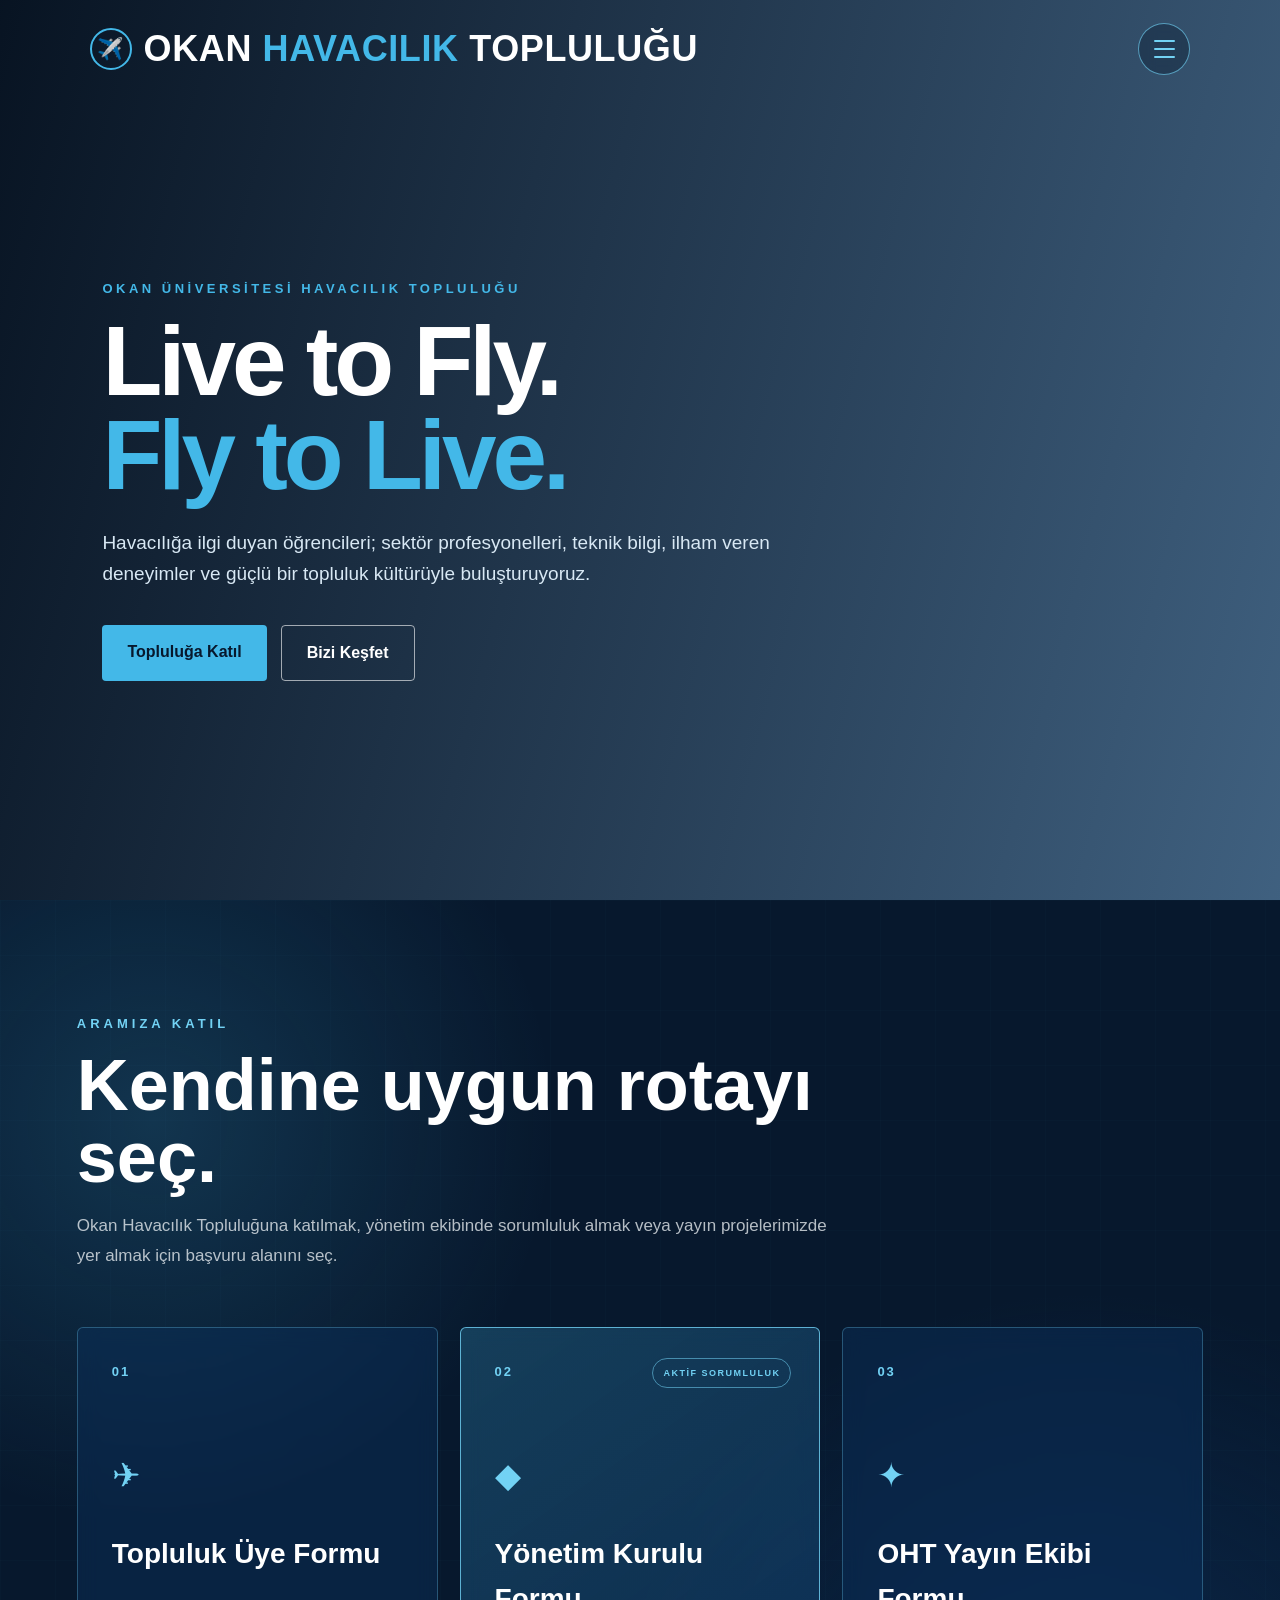
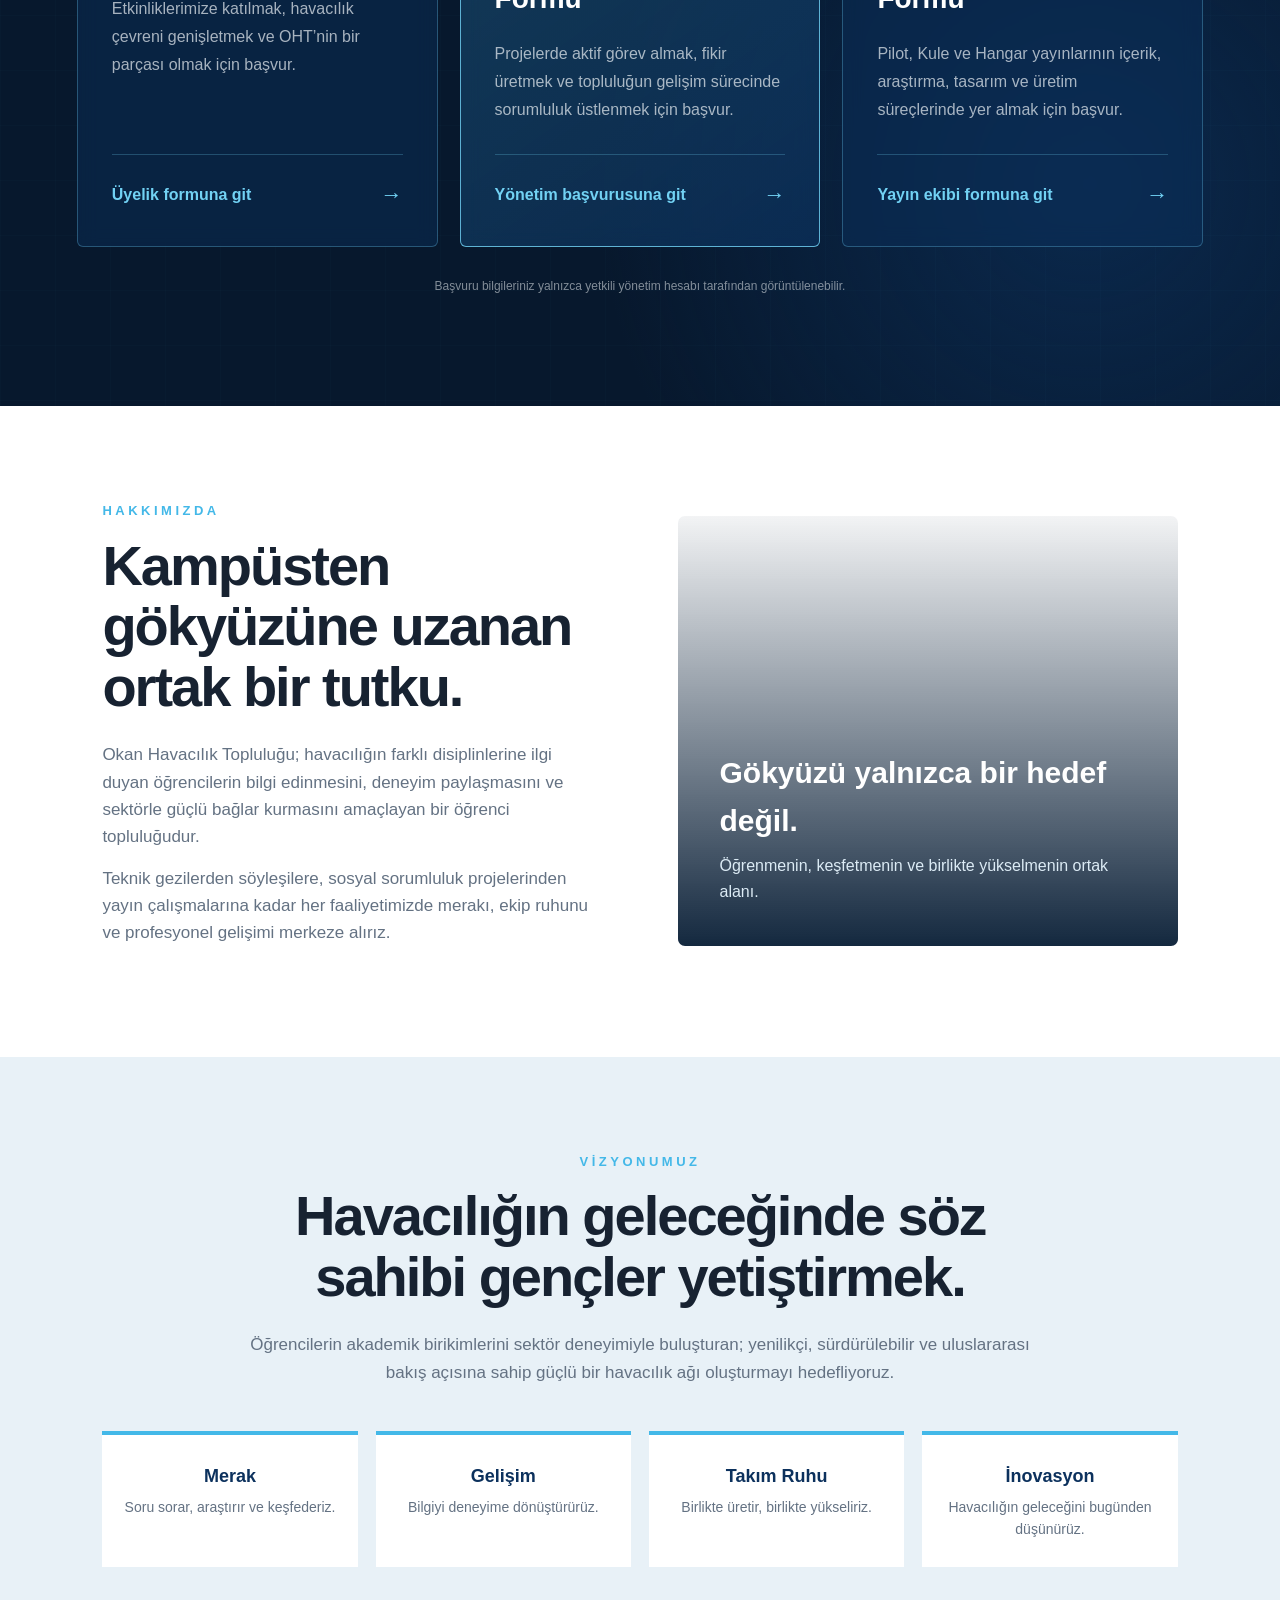
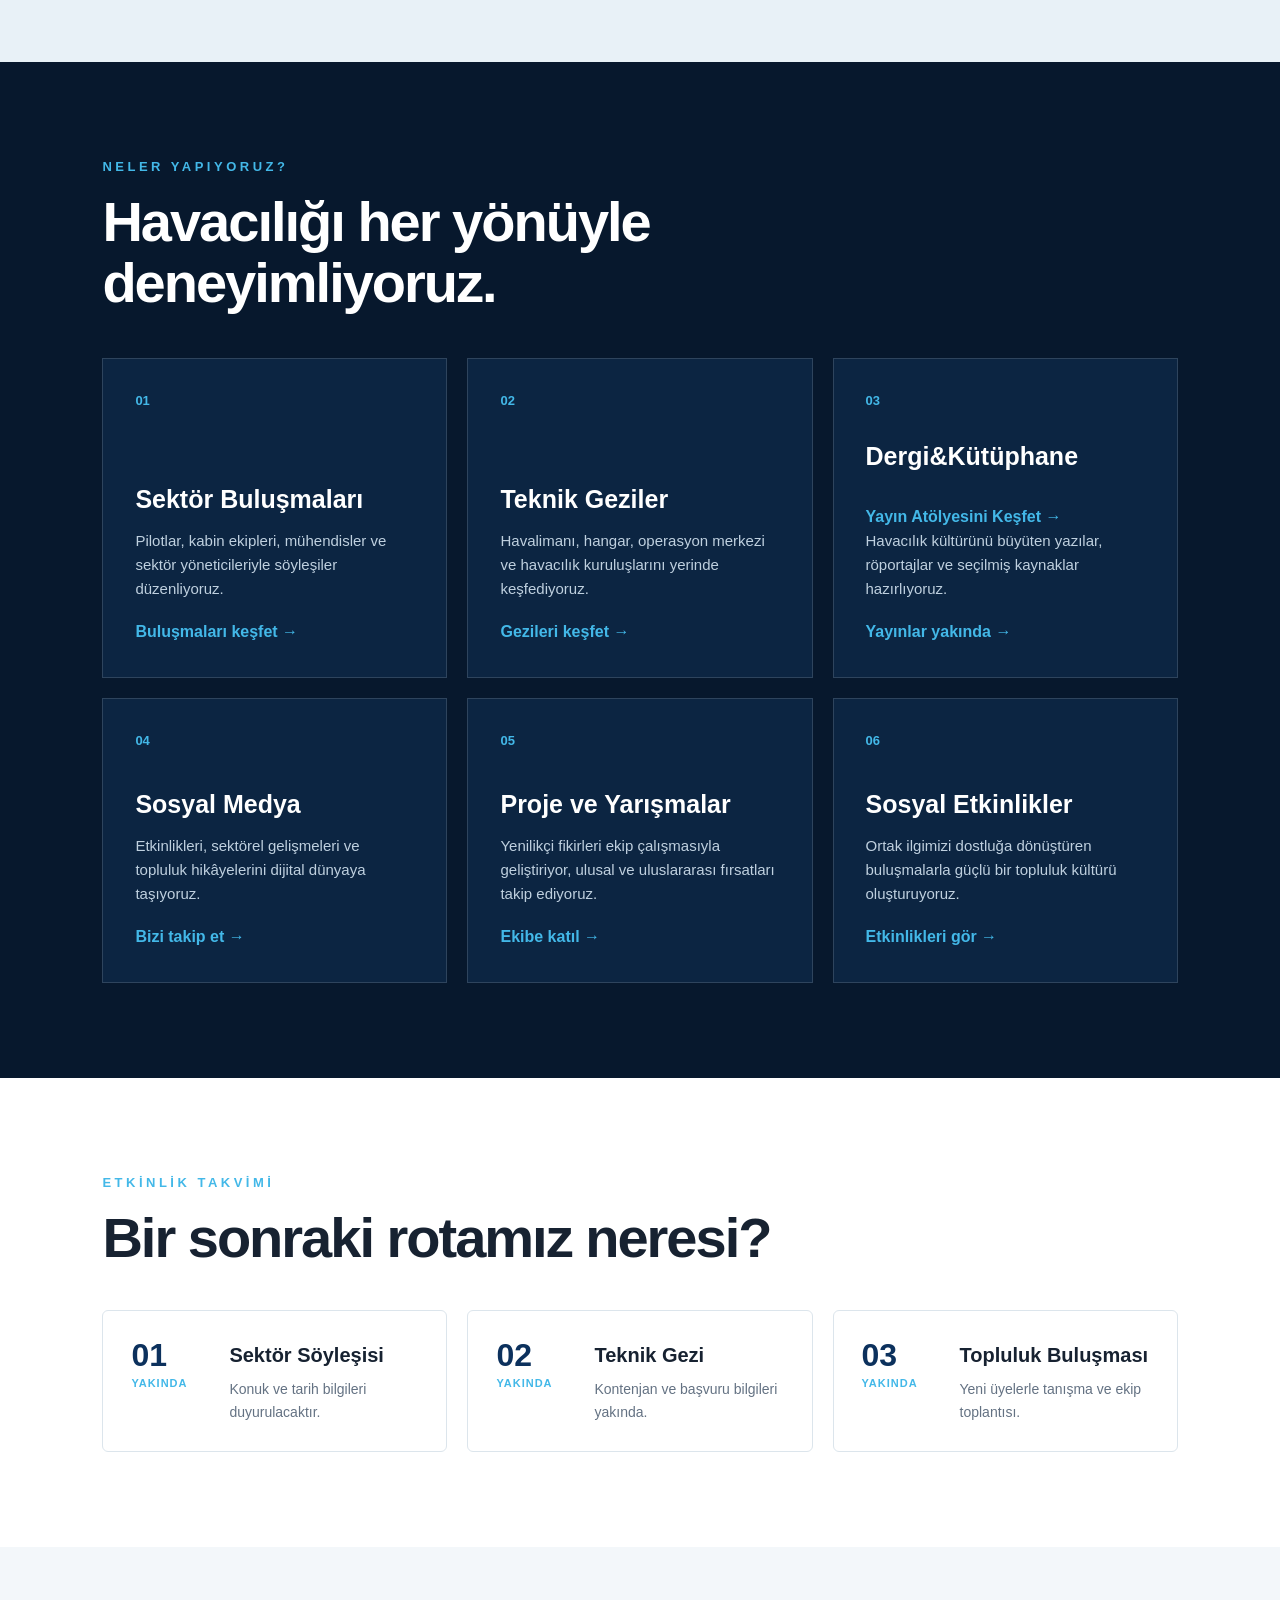
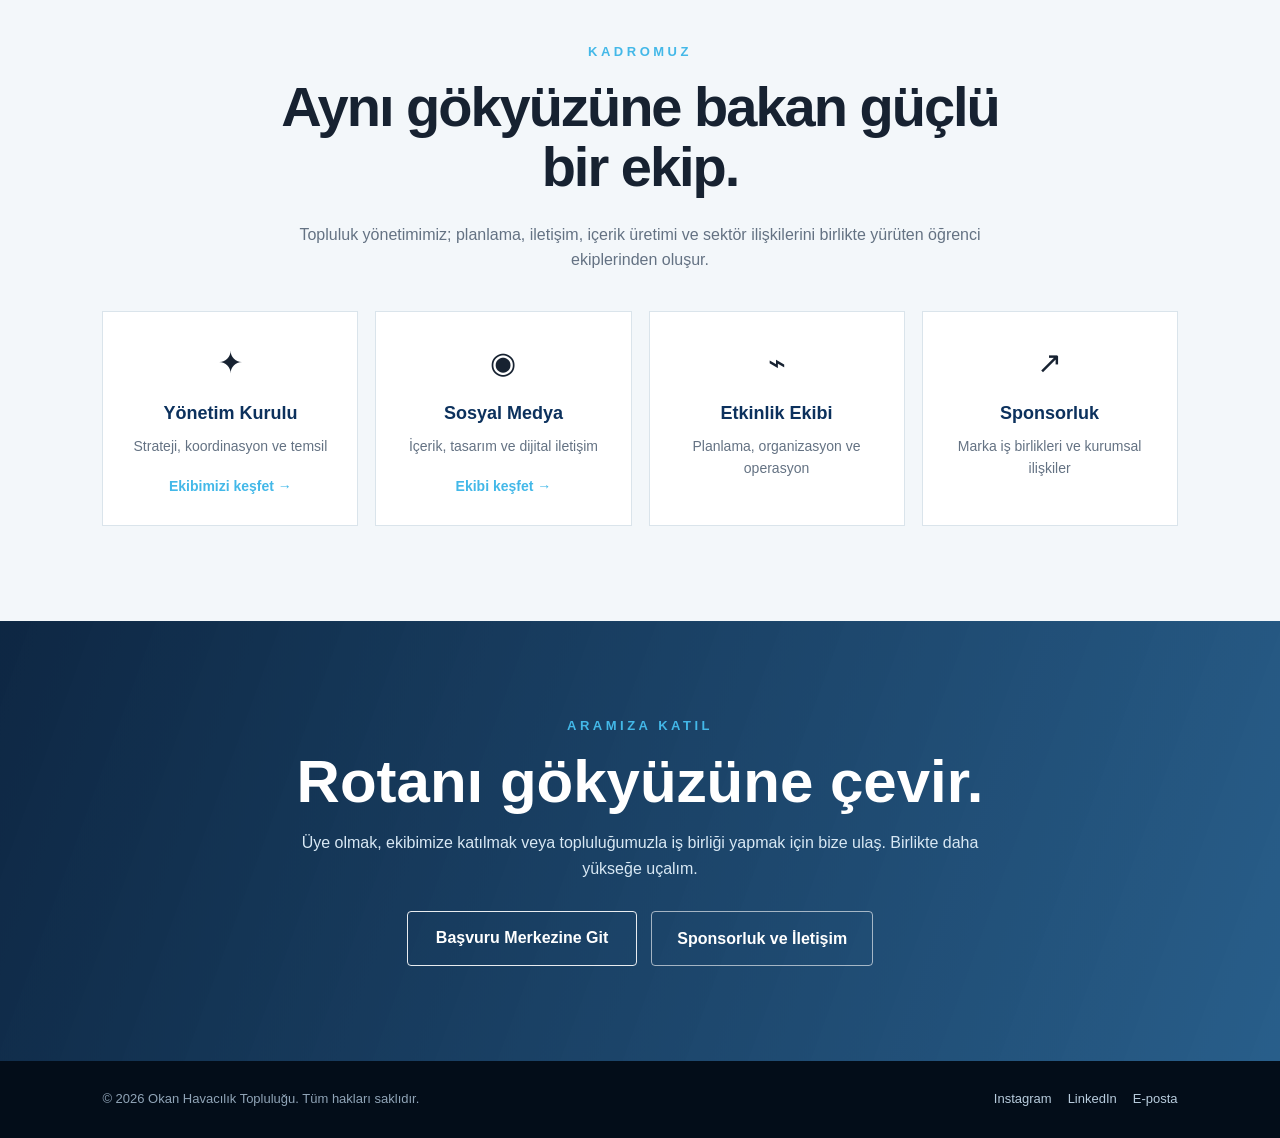
<file: index.html>
<!DOCTYPE html>
<html lang="tr">



<link rel="stylesheet"
      href="https://cdnjs.cloudflare.com/ajax/libs/font-awesome/6.5.2/css/all.min.css">


<head>
    <meta charset="UTF-8">

    <meta name="viewport"
          content="width=device-width, initial-scale=1.0">

    <meta name="description"
          content="Okan Üniversitesi Havacılık Topluluğu resmi tanıtım sitesi.">

    <title>
        Okan Havacılık Topluluğu | Live to Fly, Fly to Live
    </title>

    <!-- CSS DOSYASINI HTML'E BAĞLAR -->
    <link rel="stylesheet" href="style.css">
</head>


<body>

   <!-- ÜST MENÜ -->

    <header>

        <div class="logo">

            <div class="logo-icon">
                ✈️
            </div>

            <div>
                OKAN
                <span>HAVACILIK</span>
                TOPLULUĞU
            </div>

        </div>

      <div class="main-menu-wrapper">

  <button
    type="button"
    class="main-menu-toggle"
    id="main-menu-toggle"
    aria-label="Menüyü aç"
    aria-expanded="false"
  >
    <span></span>
    <span></span>
    <span></span>
  </button>

  <nav class="main-menu-panel" id="main-menu-panel">

    <span class="main-menu-label">MENÜ</span>

    <a href="#hakkimizda">Hakkımızda</a>
    <a href="#vizyon">Vizyonumuz</a>
    <a href="#faaliyetler">Faaliyetler</a>
    <a href="#takvim">Etkinlikler</a>
    <a href="#kadromuz">Kadromuz</a>
    <a href="#basvuru-merkezi">Başvuru Merkezi</a>

    <div class="main-menu-divider"></div>

    <a href="dergi-kutuphane.html">Dergi ve Kütüphane</a>
    <a href="teknik-geziler.html">Teknik Geziler</a>
    <a href="sosyal-medya.html">Sosyal Medya</a>

    <div class="main-menu-divider"></div>

    <a href="yonetici-girisi.html" class="admin-menu-link">
      Yönetici Girişi
    </a>

    <span class="member-login-disabled">
      Üye Girişi — Yakında
    </span>

  </nav>

</div>

</header>


    <main>

        <!-- ANA KARŞILAMA ALANI -->
<section class="hero">

            <div class="hero-content">

                <div class="small-title">
                    Okan Üniversitesi Havacılık Topluluğu
                </div>

                <h1>
                    Live to Fly.
                    <span>Fly to Live.</span>
                </h1>

                <p>
                    Havacılığa ilgi duyan öğrencileri; sektör
                    profesyonelleri, teknik bilgi, ilham veren
                    deneyimler ve güçlü bir topluluk kültürüyle
                    buluşturuyoruz.
                </p>

                <div class="buttons">

                    <a href="#basvuru"
                       class="button button-primary">
                        Topluluğa Katıl
                    </a>

                    <a href="#faaliyetler"
                       class="button button-secondary">
                        Bizi Keşfet
                    </a>

                </div>

            </div>

        </section>

         <section class="application-center" id="basvuru-merkezi">
  <div class="application-center-container">

    <div class="application-center-heading">
      <span class="section-label">ARAMIZA KATIL</span>

      <h2>Kendine uygun rotayı seç.</h2>

      <p>
        Okan Havacılık Topluluğuna katılmak, yönetim ekibinde sorumluluk
        almak veya yayın projelerimizde yer almak için başvuru alanını seç.
      </p>
    </div>

    <div class="application-options">

      <article class="application-option">
        <span class="application-number">01</span>

        <div class="application-icon">✈</div>

        <h3>Topluluk Üye Formu</h3>

        <p>
          Etkinliklerimize katılmak, havacılık çevreni genişletmek ve
          OHT’nin bir parçası olmak için başvur.
        </p>

        <a href="topluluk-basvuru.html">
          Üyelik formuna git
          <span aria-hidden="true">→</span>
        </a>
      </article>

      <article class="application-option featured-application">
        <span class="application-number">02</span>
        <span class="featured-label">AKTİF SORUMLULUK</span>

        <div class="application-icon">◆</div>

        <h3>Yönetim Kurulu Formu </h3>

        <p>
          Projelerde aktif görev almak, fikir üretmek ve topluluğun
          gelişim sürecinde sorumluluk üstlenmek için başvur.
        </p>

        <a href="yonetim-basvuru.html">
          Yönetim başvurusuna git
          <span aria-hidden="true">→</span>
        </a>
      </article>

      <article class="application-option">
        <span class="application-number">03</span>

        <div class="application-icon">✦</div>

        <h3>OHT Yayın Ekibi Formu </h3>

        <p>
          Pilot, Kule ve Hangar yayınlarının içerik, araştırma, tasarım
          ve üretim süreçlerinde yer almak için başvur.
        </p>

        <a href="yayin-basvuru.html">
          Yayın ekibi formuna git
          <span aria-hidden="true">→</span>
        </a>
      </article>

    </div>

    <p class="application-security-note">
      Başvuru bilgileriniz yalnızca yetkili yönetim hesabı tarafından
      görüntülenebilir.
    </p>

  </div>
</section>


        <!-- HAKKIMIZDA -->

        <section class="about" id="hakkimizda">

            <div class="about-text">

                <div class="section-label">
                    Hakkımızda
                </div>

                <h2 class="section-title">
                    Kampüsten gökyüzüne uzanan ortak bir tutku.
                </h2>

                <p>
                    Okan Havacılık Topluluğu; havacılığın farklı
                    disiplinlerine ilgi duyan öğrencilerin bilgi
                    edinmesini, deneyim paylaşmasını ve sektörle
                    güçlü bağlar kurmasını amaçlayan bir öğrenci
                    topluluğudur.
                </p>

                <p>
                    Teknik gezilerden söyleşilere, sosyal sorumluluk
                    projelerinden yayın çalışmalarına kadar her
                    faaliyetimizde merakı, ekip ruhunu ve profesyonel
                    gelişimi merkeze alırız.
                </p>

            </div>

            <div class="about-image">

                <h3>
                    Gökyüzü yalnızca bir hedef değil.
                </h3>

                <p>
                    Öğrenmenin, keşfetmenin ve birlikte yükselmenin
                    ortak alanı.
                </p>

            </div>

        </section>


        <!-- VİZYON -->

        <section class="vision" id="vizyon">

            <div class="section-label">
                Vizyonumuz
            </div>

            <h2 class="section-title">
                Havacılığın geleceğinde söz sahibi gençler yetiştirmek.
            </h2>

            <p class="vision-description">
                Öğrencilerin akademik birikimlerini sektör deneyimiyle
                buluşturan; yenilikçi, sürdürülebilir ve uluslararası
                bakış açısına sahip güçlü bir havacılık ağı oluşturmayı
                hedefliyoruz.
            </p>

            <div class="values">

                <article class="value-card">
                    <h3>Merak</h3>

                    <p>
                        Soru sorar, araştırır ve keşfederiz.
                    </p>
                </article>

                <article class="value-card">
                    <h3>Gelişim</h3>

                    <p>
                        Bilgiyi deneyime dönüştürürüz.
                    </p>
                </article>

                <article class="value-card">
                    <h3>Takım Ruhu</h3>

                    <p>
                        Birlikte üretir, birlikte yükseliriz.
                    </p>
                </article>

                <article class="value-card">
                    <h3>İnovasyon</h3>

                    <p>
                        Havacılığın geleceğini bugünden düşünürüz.
                    </p>
                </article>

            </div>

        </section>


        <!-- FAALİYETLER -->

        <section class="activities" id="faaliyetler">

            <div class="section-label">
                Neler Yapıyoruz?
            </div>

            <h2 class="section-title">
                Havacılığı her yönüyle deneyimliyoruz.
            </h2>

            <div class="activity-grid">

                <article class="activity-card">

                    <div class="card-number">01</div>

                    <h3>Sektör Buluşmaları</h3>

                    <p>
                        Pilotlar, kabin ekipleri, mühendisler ve
                        sektör yöneticileriyle söyleşiler düzenliyoruz.
                    </p>

                    <a href="sektor-bulusmalari.html">
                   Buluşmaları keşfet →
                  </a>
                </article>

                <article class="activity-card">

                    <div class="card-number">02</div>

                    <h3>Teknik Geziler</h3>

                    <p>
                        Havalimanı, hangar, operasyon merkezi ve
                        havacılık kuruluşlarını yerinde keşfediyoruz.
                    </p>

                    <a href="teknik-geziler.html">
    Gezileri keşfet →
</a>

                </article>

                <article class="activity-card">

                    <div class="card-number">03</div>

                   
                   
                   <h3>Dergi&Kütüphane</h3>
                    <a href="dergi-kutuphane.html">
                  Yayın Atölyesini Keşfet →
                </a>

                    <p>
                        Havacılık kültürünü büyüten yazılar,
                        röportajlar ve seçilmiş kaynaklar hazırlıyoruz.
                    </p>

                    <a href="#">
                        Yayınlar yakında →
                    </a>

                </article>

                <article class="activity-card">

                    <div class="card-number">04</div>

                    <h3>Sosyal Medya</h3>

                    <p>
                        Etkinlikleri, sektörel gelişmeleri ve topluluk
                        hikâyelerini dijital dünyaya taşıyoruz.
                    </p>

                    <a href="sosyal-medya.html">
    Bizi takip et →
</a>
                </article>

                <article class="activity-card">

                    <div class="card-number">05</div>

                    <h3>Proje ve Yarışmalar</h3>

                    <p>
                        Yenilikçi fikirleri ekip çalışmasıyla
                        geliştiriyor, ulusal ve uluslararası
                        fırsatları takip ediyoruz.
                    </p>

                    <a href="#basvuru">
                        Ekibe katıl →
                    </a>

                </article>

                <article class="activity-card">

                    <div class="card-number">06</div>

                    <h3>Sosyal Etkinlikler</h3>

                    <p>
                        Ortak ilgimizi dostluğa dönüştüren
                        buluşmalarla güçlü bir topluluk kültürü
                        oluşturuyoruz.
                    </p>

                    <a href="#takvim">
                        Etkinlikleri gör →
                    </a>

                </article>

            </div>

        </section>


        <!-- ETKİNLİK TAKVİMİ -->

        <section class="calendar" id="takvim">

            <div class="section-label">
                Etkinlik Takvimi
            </div>

            <h2 class="section-title">
                Bir sonraki rotamız neresi?
            </h2>

            <div class="event-grid">

                <article class="event-card">

                    <div class="event-number">
                        01
                        <span>YAKINDA</span>
                    </div>

                    <div>
                        <h3>Sektör Söyleşisi</h3>

                        <p>
                            Konuk ve tarih bilgileri duyurulacaktır.
                        </p>
                    </div>

                </article>

                <article class="event-card">

                    <div class="event-number">
                        02
                        <span>YAKINDA</span>
                    </div>

                    <div>
                        <h3>Teknik Gezi</h3>

                        <p>
                            Kontenjan ve başvuru bilgileri yakında.
                        </p>
                    </div>

                </article>

                <article class="event-card">

                    <div class="event-number">
                        03
                        <span>YAKINDA</span>
                    </div>

                    <div>
                        <h3>Topluluk Buluşması</h3>

                        <p>
                            Yeni üyelerle tanışma ve ekip toplantısı.
                        </p>
                    </div>

                </article>

            </div>

        </section>


        <!-- KADROMUZ -->

        <section class="team" id="kadromuz">

            <div class="section-label">
                Kadromuz
            </div>

            <h2 class="section-title">
                Aynı gökyüzüne bakan güçlü bir ekip.
            </h2>

            <p class="team-description">
                Topluluk yönetimimiz; planlama, iletişim,
                içerik üretimi ve sektör ilişkilerini birlikte
                yürüten öğrenci ekiplerinden oluşur.
            </p>

            <div class="team-grid">

                <a href="yonetim-kurulu.html"
   class="team-card team-card-link">

    <div class="team-icon">✦</div>

    <h3>Yönetim Kurulu</h3>

    <p>
        Strateji, koordinasyon ve temsil
    </p>

    <span class="card-link-text">
        Ekibimizi keşfet →
    </span>

</a>

              <a href="sosyal-medya.html"
   class="team-card team-card-link">

    <div class="team-icon">◉</div>

    <h3>Sosyal Medya</h3>

    <p>
        İçerik, tasarım ve dijital iletişim
    </p>

    <span class="card-link-text">
        Ekibi keşfet →
    </span>

</a>

                <article class="team-card">
                    <div class="team-icon">⌁</div>

                    <h3>Etkinlik Ekibi</h3>

                    <p>
                        Planlama, organizasyon ve operasyon
                    </p>
                </article>

                <article class="team-card">
                    <div class="team-icon">↗</div>

                    <h3>Sponsorluk</h3>

                    <p>
                        Marka iş birlikleri ve kurumsal ilişkiler
                    </p>
                </article>

            </div>

        </section>


        <!-- BAŞVURU VE İLETİŞİM -->

        <section class="application" id="basvuru">

            <div class="section-label">
                Aramıza Katıl
            </div>

            <h2>
                Rotanı gökyüzüne çevir.
            </h2>

            <p>
                Üye olmak, ekibimize katılmak veya topluluğumuzla
                iş birliği yapmak için bize ulaş. Birlikte daha
                yükseğe uçalım.
            </p>

            <div class="buttons application-buttons">

                <!-- BURAYA GERÇEK GOOGLE FORM LİNKİ YAZILACAK -->

                <a href="#basvuru-merkezi" class="application-center-button">
  Başvuru Merkezine Git
</a>

                <!-- BURAYA GERÇEK E-POSTA ADRESİ YAZILACAK -->

                <a href="mailto:okan.havacilik@okan.edu.tr"
                   class="button button-secondary">

                    Sponsorluk ve İletişim

                </a>

            </div>

        </section>

    </main>


    <!-- ALT BİLGİ -->

    <footer>

        <span>
            © 2026 Okan Havacılık Topluluğu.
            Tüm hakları saklıdır.
        </span>

        <div class="social-links">

            <!-- # YERİNE GERÇEK HESAP LİNKLERİ YAZILACAK -->

            <a href="#">Instagram</a>
            <a href="#">LinkedIn</a>

            <a href="mailto:okan.havacilik@okan.edu.tr">
                E-posta
            </a>

        </div>



   


    </footer>

    <script>
document.addEventListener("DOMContentLoaded", function () {

    const menuButton =
        document.getElementById("accountMenuButton");

    const closeButton =
        document.getElementById("accountMenuClose");

    const drawer =
        document.getElementById("accountDrawer");

    const overlay =
        document.getElementById("accountMenuOverlay");


    function openMenu() {

        drawer.classList.add("active");
        overlay.classList.add("active");

        drawer.setAttribute("aria-hidden", "false");
        menuButton.setAttribute("aria-expanded", "true");

        document.body.classList.add("menu-is-open");
    }


    function closeMenu() {

        drawer.classList.remove("active");
        overlay.classList.remove("active");

        drawer.setAttribute("aria-hidden", "true");
        menuButton.setAttribute("aria-expanded", "false");

        document.body.classList.remove("menu-is-open");
    }


    menuButton.addEventListener("click", openMenu);

    closeButton.addEventListener("click", closeMenu);

    overlay.addEventListener("click", closeMenu);


    document.addEventListener("keydown", function (event) {

        if (event.key === "Escape") {
            closeMenu();
        }

    });

});
</script>

</body>
</html>
<script>
  const mainMenuToggle = document.getElementById("main-menu-toggle");
  const mainMenuPanel = document.getElementById("main-menu-panel");

  mainMenuToggle.addEventListener("click", function () {
    const isOpen = mainMenuPanel.classList.toggle("open");

    mainMenuToggle.classList.toggle("active", isOpen);
    mainMenuToggle.setAttribute("aria-expanded", isOpen);
  });

  mainMenuPanel.querySelectorAll("a").forEach(function (link) {
    link.addEventListener("click", function () {
      mainMenuPanel.classList.remove("open");
      mainMenuToggle.classList.remove("active");
      mainMenuToggle.setAttribute("aria-expanded", "false");
    });
  });

  document.addEventListener("click", function (event) {
    if (!event.target.closest(".main-menu-wrapper")) {
      mainMenuPanel.classList.remove("open");
      mainMenuToggle.classList.remove("active");
      mainMenuToggle.setAttribute("aria-expanded", "false");
    }
  });
</script>
</body>

</html>
</file>
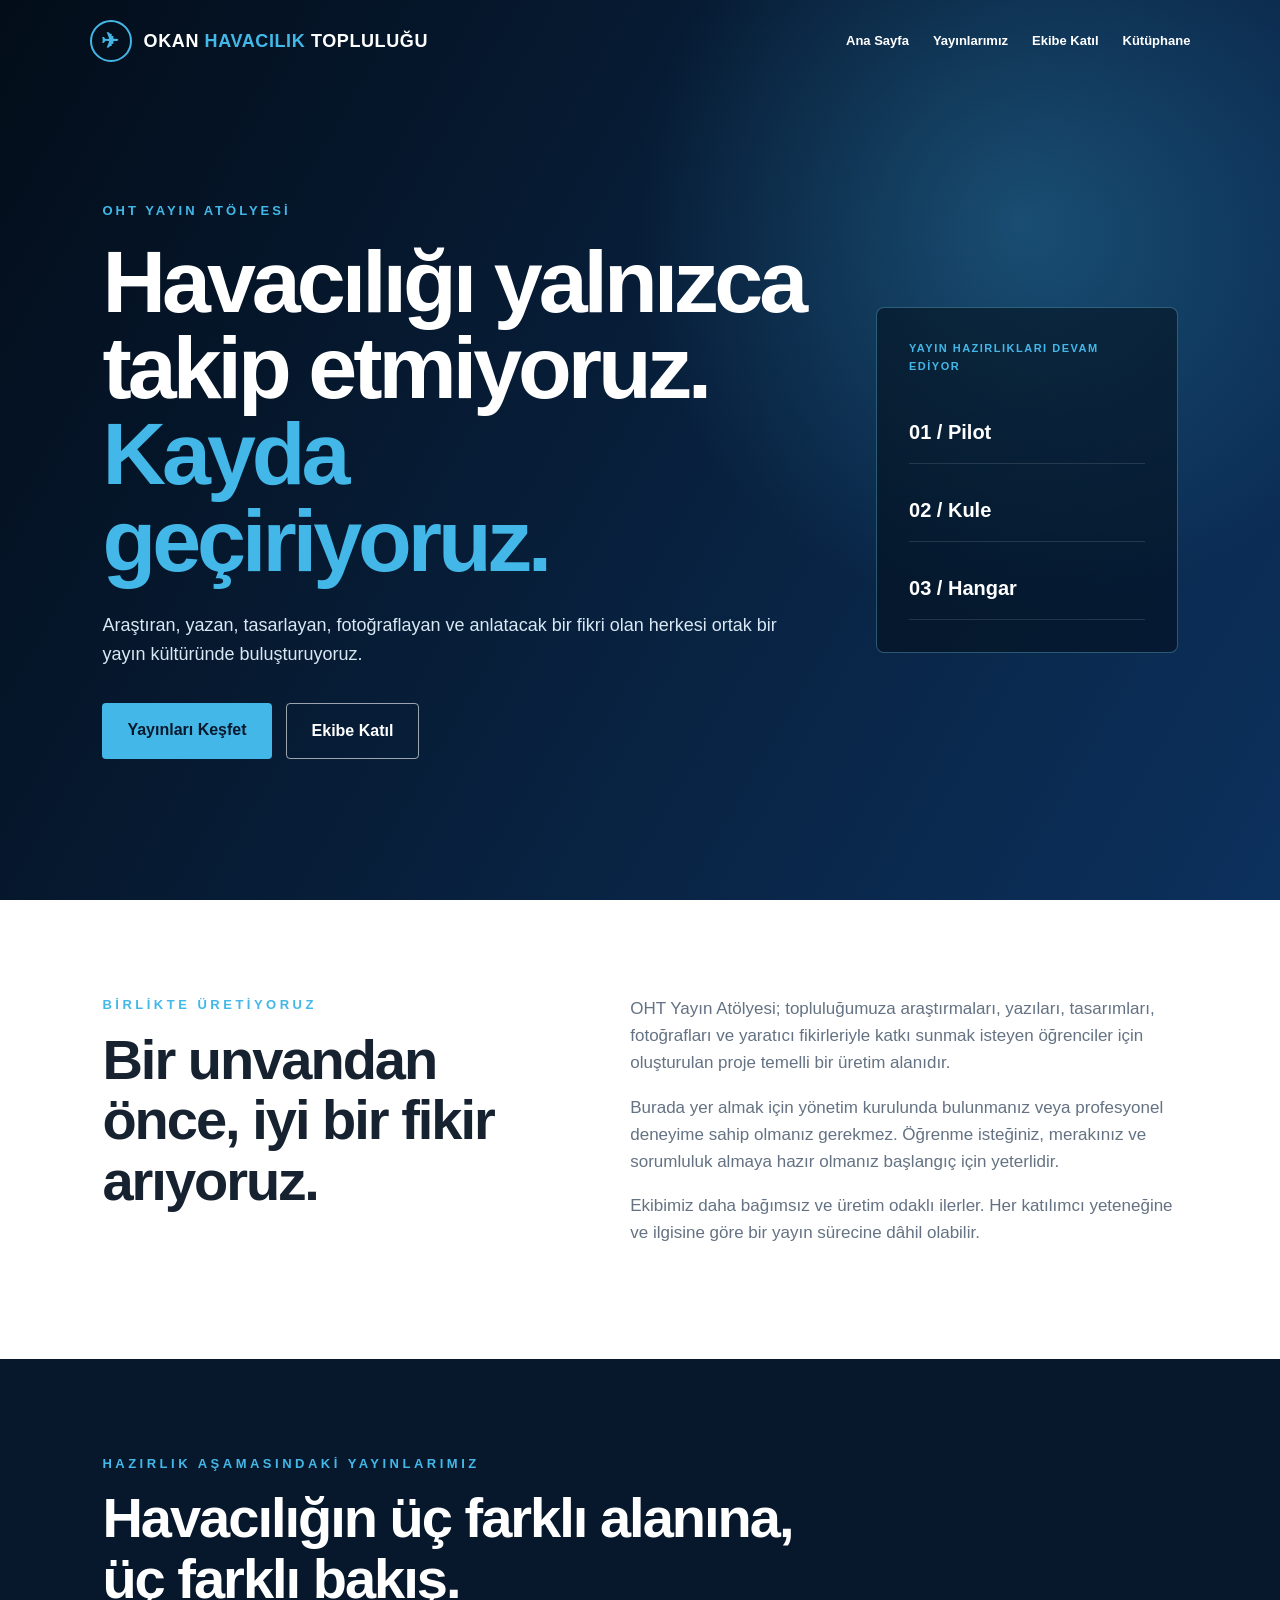
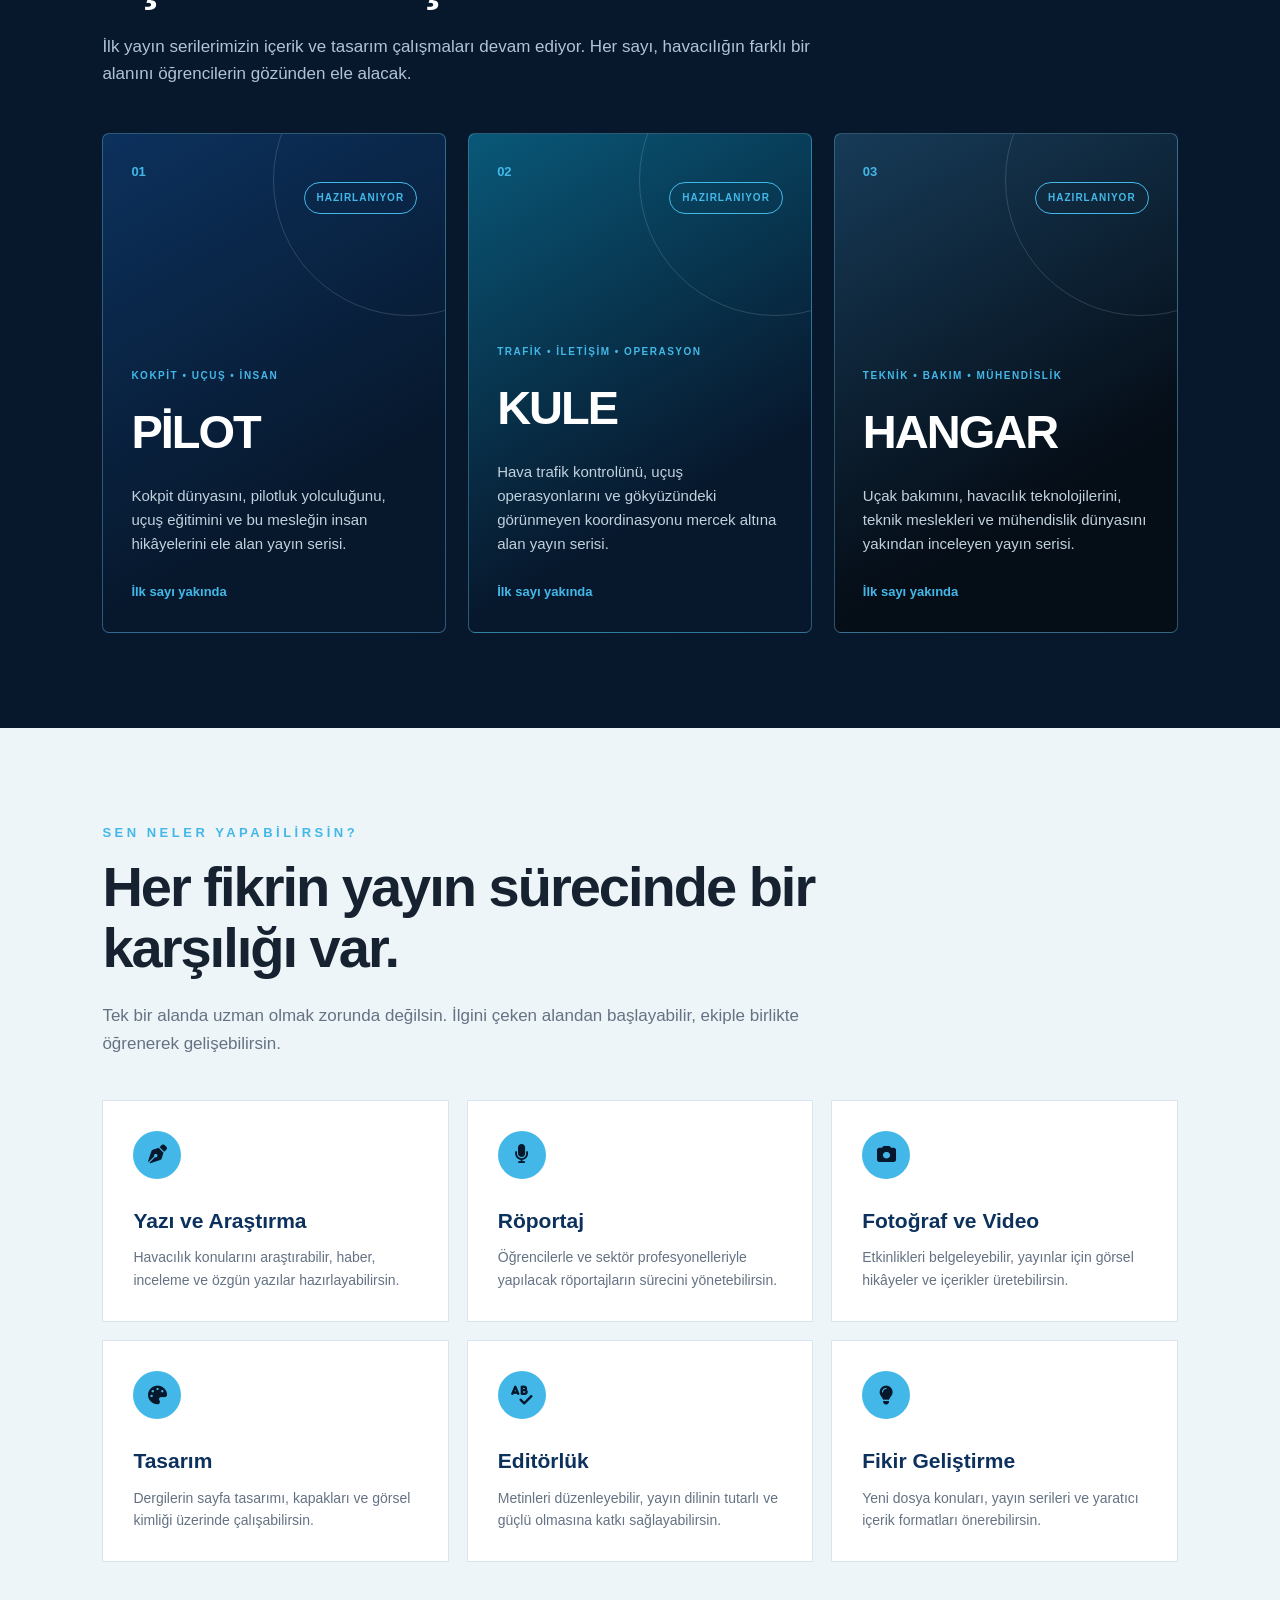
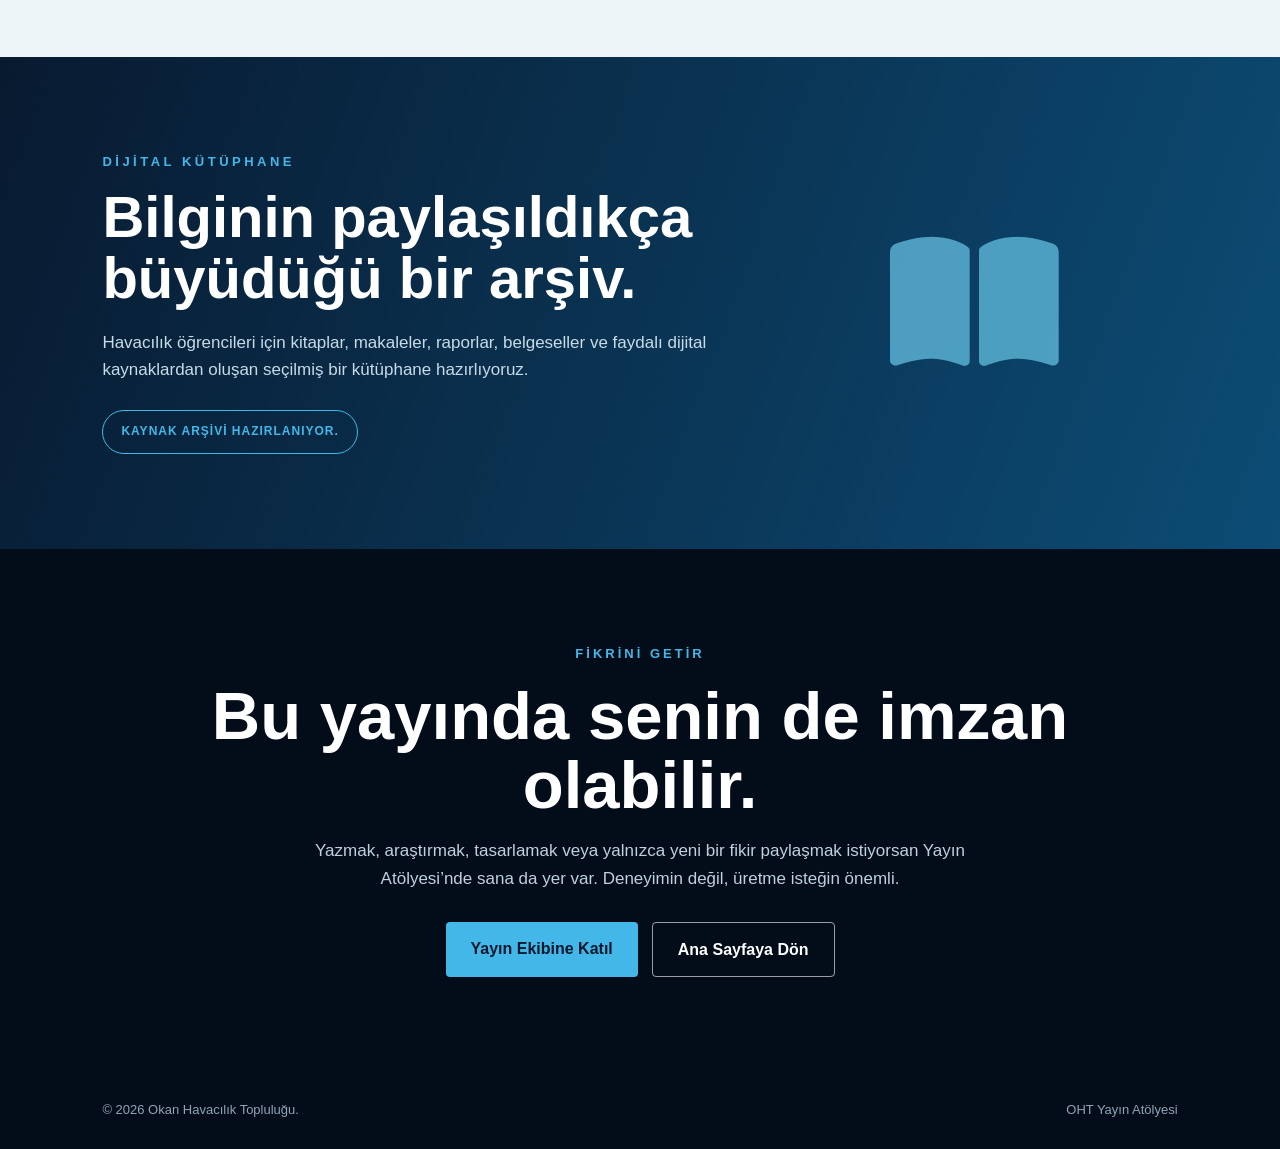
<file: dergi-kutuphane.html>
<!DOCTYPE html>
<html lang="tr">

<head>

    <meta charset="UTF-8">

    <meta name="viewport"
          content="width=device-width, initial-scale=1.0">

    <meta name="description"
          content="Okan Havacılık Topluluğu Dergi, Kütüphane ve Yayın Atölyesi.">

    <title>
        Yayın Atölyesi | Okan Havacılık Topluluğu
    </title>

    <link rel="stylesheet" href="style.css">

    <link rel="stylesheet"
          href="https://cdnjs.cloudflare.com/ajax/libs/font-awesome/6.5.2/css/all.min.css">

</head>


<body class="publication-page">

    <!-- ÜST MENÜ -->

    <header class="publication-header">

        <a href="index.html" class="board-logo">

            <div class="logo-icon">
                ✈
            </div>

            <div>
                OKAN
                <span>HAVACILIK</span>
                TOPLULUĞU
            </div>

        </a>

        <nav>
            <a href="index.html">Ana Sayfa</a>
            <a href="#yayinlar">Yayınlarımız</a>
            <a href="#ekip">Ekibe Katıl</a>
            <a href="#kutuphane">Kütüphane</a>
        </nav>

    </header>


    <main>

        <!-- ANA KARŞILAMA -->

        <section class="publication-hero">

            <div class="publication-hero-content">

                <div class="publication-label">
                    OHT Yayın Atölyesi
                </div>

                <h1>
                    Havacılığı yalnızca takip etmiyoruz.
                    <span>Kayda geçiriyoruz.</span>
                </h1>

                <p>
                    Araştıran, yazan, tasarlayan, fotoğraflayan ve
                    anlatacak bir fikri olan herkesi ortak bir yayın
                    kültüründe buluşturuyoruz.
                </p>

                <div class="buttons">

                    <a href="#yayinlar"
                       class="button button-primary">
                        Yayınları Keşfet
                    </a>

                    <a href="#ekip"
                       class="button button-secondary">
                        Ekibe Katıl
                    </a>

                </div>

            </div>

            <div class="publication-status">
                <span>Yayın hazırlıkları devam ediyor</span>
                <strong>01 / Pilot</strong>
                <strong>02 / Kule</strong>
                <strong>03 / Hangar</strong>
            </div>

        </section>


        <!-- YAYIN ATÖLYESİ NEDİR? -->

        <section class="publication-introduction">

            <div>

                <div class="section-label">
                    Birlikte Üretiyoruz
                </div>

                <h2 class="section-title">
                    Bir unvandan önce, iyi bir fikir arıyoruz.
                </h2>

            </div>

            <div class="publication-introduction-text">

                <p>
                    OHT Yayın Atölyesi; topluluğumuza araştırmaları,
                    yazıları, tasarımları, fotoğrafları ve yaratıcı
                    fikirleriyle katkı sunmak isteyen öğrenciler için
                    oluşturulan proje temelli bir üretim alanıdır.
                </p>

                <p>
                    Burada yer almak için yönetim kurulunda bulunmanız
                    veya profesyonel deneyime sahip olmanız gerekmez.
                    Öğrenme isteğiniz, merakınız ve sorumluluk almaya
                    hazır olmanız başlangıç için yeterlidir.
                </p>

                <p>
                    Ekibimiz daha bağımsız ve üretim odaklı ilerler.
                    Her katılımcı yeteneğine ve ilgisine göre bir yayın
                    sürecine dâhil olabilir.
                </p>

            </div>

        </section>


        <!-- DERGİLER -->

        <section class="magazine-section" id="yayinlar">

            <div class="section-label">
                Hazırlık Aşamasındaki Yayınlarımız
            </div>

            <h2 class="section-title">
                Havacılığın üç farklı alanına, üç farklı bakış.
            </h2>

            <p class="magazine-description">
                İlk yayın serilerimizin içerik ve tasarım çalışmaları
                devam ediyor. Her sayı, havacılığın farklı bir alanını
                öğrencilerin gözünden ele alacak.
            </p>


            <div class="magazine-grid">

                <!-- PİLOT -->

                <article class="magazine-card pilot-magazine">

                    <div class="magazine-number">
                        01
                    </div>

                    <div class="magazine-status">
                        Hazırlanıyor
                    </div>

                    <div class="magazine-content">

                        <span class="magazine-category">
                            Kokpit • Uçuş • İnsan
                        </span>

                        <h3>PİLOT</h3>

                        <p>
                            Kokpit dünyasını, pilotluk yolculuğunu,
                            uçuş eğitimini ve bu mesleğin insan
                            hikâyelerini ele alan yayın serisi.
                        </p>

                        <span class="magazine-coming">
                            İlk sayı yakında
                        </span>

                    </div>

                </article>


                <!-- KULE -->

                <article class="magazine-card tower-magazine">

                    <div class="magazine-number">
                        02
                    </div>

                    <div class="magazine-status">
                        Hazırlanıyor
                    </div>

                    <div class="magazine-content">

                        <span class="magazine-category">
                            Trafik • İletişim • Operasyon
                        </span>

                        <h3>KULE</h3>

                        <p>
                            Hava trafik kontrolünü, uçuş operasyonlarını
                            ve gökyüzündeki görünmeyen koordinasyonu
                            mercek altına alan yayın serisi.
                        </p>

                        <span class="magazine-coming">
                            İlk sayı yakında
                        </span>

                    </div>

                </article>


                <!-- HANGAR -->

                <article class="magazine-card hangar-magazine">

                    <div class="magazine-number">
                        03
                    </div>

                    <div class="magazine-status">
                        Hazırlanıyor
                    </div>

                    <div class="magazine-content">

                        <span class="magazine-category">
                            Teknik • Bakım • Mühendislik
                        </span>

                        <h3>HANGAR</h3>

                        <p>
                            Uçak bakımını, havacılık teknolojilerini,
                            teknik meslekleri ve mühendislik dünyasını
                            yakından inceleyen yayın serisi.
                        </p>

                        <span class="magazine-coming">
                            İlk sayı yakında
                        </span>

                    </div>

                </article>

            </div>

        </section>


        <!-- EKİPTE NELER YAPILABİLİR? -->

        <section class="editorial-team" id="ekip">

            <div class="section-label">
                Sen Neler Yapabilirsin?
            </div>

            <h2 class="section-title">
                Her fikrin yayın sürecinde bir karşılığı var.
            </h2>

            <p class="editorial-description">
                Tek bir alanda uzman olmak zorunda değilsin.
                İlgini çeken alandan başlayabilir, ekiple birlikte
                öğrenerek gelişebilirsin.
            </p>


            <div class="editorial-grid">

                <article class="editorial-card">

                    <div class="editorial-icon">
                        <i class="fa-solid fa-pen-nib"></i>
                    </div>

                    <h3>Yazı ve Araştırma</h3>

                    <p>
                        Havacılık konularını araştırabilir, haber,
                        inceleme ve özgün yazılar hazırlayabilirsin.
                    </p>

                </article>


                <article class="editorial-card">

                    <div class="editorial-icon">
                        <i class="fa-solid fa-microphone"></i>
                    </div>

                    <h3>Röportaj</h3>

                    <p>
                        Öğrencilerle ve sektör profesyonelleriyle
                        yapılacak röportajların sürecini yönetebilirsin.
                    </p>

                </article>


                <article class="editorial-card">

                    <div class="editorial-icon">
                        <i class="fa-solid fa-camera"></i>
                    </div>

                    <h3>Fotoğraf ve Video</h3>

                    <p>
                        Etkinlikleri belgeleyebilir, yayınlar için
                        görsel hikâyeler ve içerikler üretebilirsin.
                    </p>

                </article>


                <article class="editorial-card">

                    <div class="editorial-icon">
                        <i class="fa-solid fa-palette"></i>
                    </div>

                    <h3>Tasarım</h3>

                    <p>
                        Dergilerin sayfa tasarımı, kapakları ve
                        görsel kimliği üzerinde çalışabilirsin.
                    </p>

                </article>


                <article class="editorial-card">

                    <div class="editorial-icon">
                        <i class="fa-solid fa-spell-check"></i>
                    </div>

                    <h3>Editörlük</h3>

                    <p>
                        Metinleri düzenleyebilir, yayın dilinin
                        tutarlı ve güçlü olmasına katkı sağlayabilirsin.
                    </p>

                </article>


                <article class="editorial-card">

                    <div class="editorial-icon">
                        <i class="fa-solid fa-lightbulb"></i>
                    </div>

                    <h3>Fikir Geliştirme</h3>

                    <p>
                        Yeni dosya konuları, yayın serileri ve
                        yaratıcı içerik formatları önerebilirsin.
                    </p>

                </article>

            </div>

        </section>


        <!-- KÜTÜPHANE -->

        <section class="library-section" id="kutuphane">

            <div class="library-content">

                <div class="section-label">
                    Dijital Kütüphane
                </div>

                <h2>
                    Bilginin paylaşıldıkça büyüdüğü bir arşiv.
                </h2>

                <p>
                    Havacılık öğrencileri için kitaplar, makaleler,
                    raporlar, belgeseller ve faydalı dijital kaynaklardan
                    oluşan seçilmiş bir kütüphane hazırlıyoruz.
                </p>

                <div class="library-status">
                    Kaynak arşivi hazırlanıyor.
                </div>

            </div>

            <div class="library-symbol">
                <i class="fa-solid fa-book-open"></i>
            </div>

        </section>


        <!-- ÇAĞRI ALANI -->

        <section class="publication-call">

            <div class="publication-label">
                Fikrini Getir
            </div>

            <h2>
                Bu yayında senin de imzan olabilir.
            </h2>

            <p>
                Yazmak, araştırmak, tasarlamak veya yalnızca yeni bir
                fikir paylaşmak istiyorsan Yayın Atölyesi’nde sana da
                yer var. Deneyimin değil, üretme isteğin önemli.
            </p>

            <div class="buttons publication-buttons">

                <!-- GERÇEK FORM BAĞLANTISINI EKLEYEBİLİRSİN -->

                <a href="https://forms.google.com"
                   target="_blank"
                   class="button button-primary">
                    Yayın Ekibine Katıl
                </a>

                <a href="index.html"
                   class="button button-secondary">
                    Ana Sayfaya Dön
                </a>

            </div>

        </section>

    </main>


    <footer>

        <span>
            © 2026 Okan Havacılık Topluluğu.
        </span>

        <span>
            OHT Yayın Atölyesi
        </span>

    </footer>

</body>

</html>
</file>
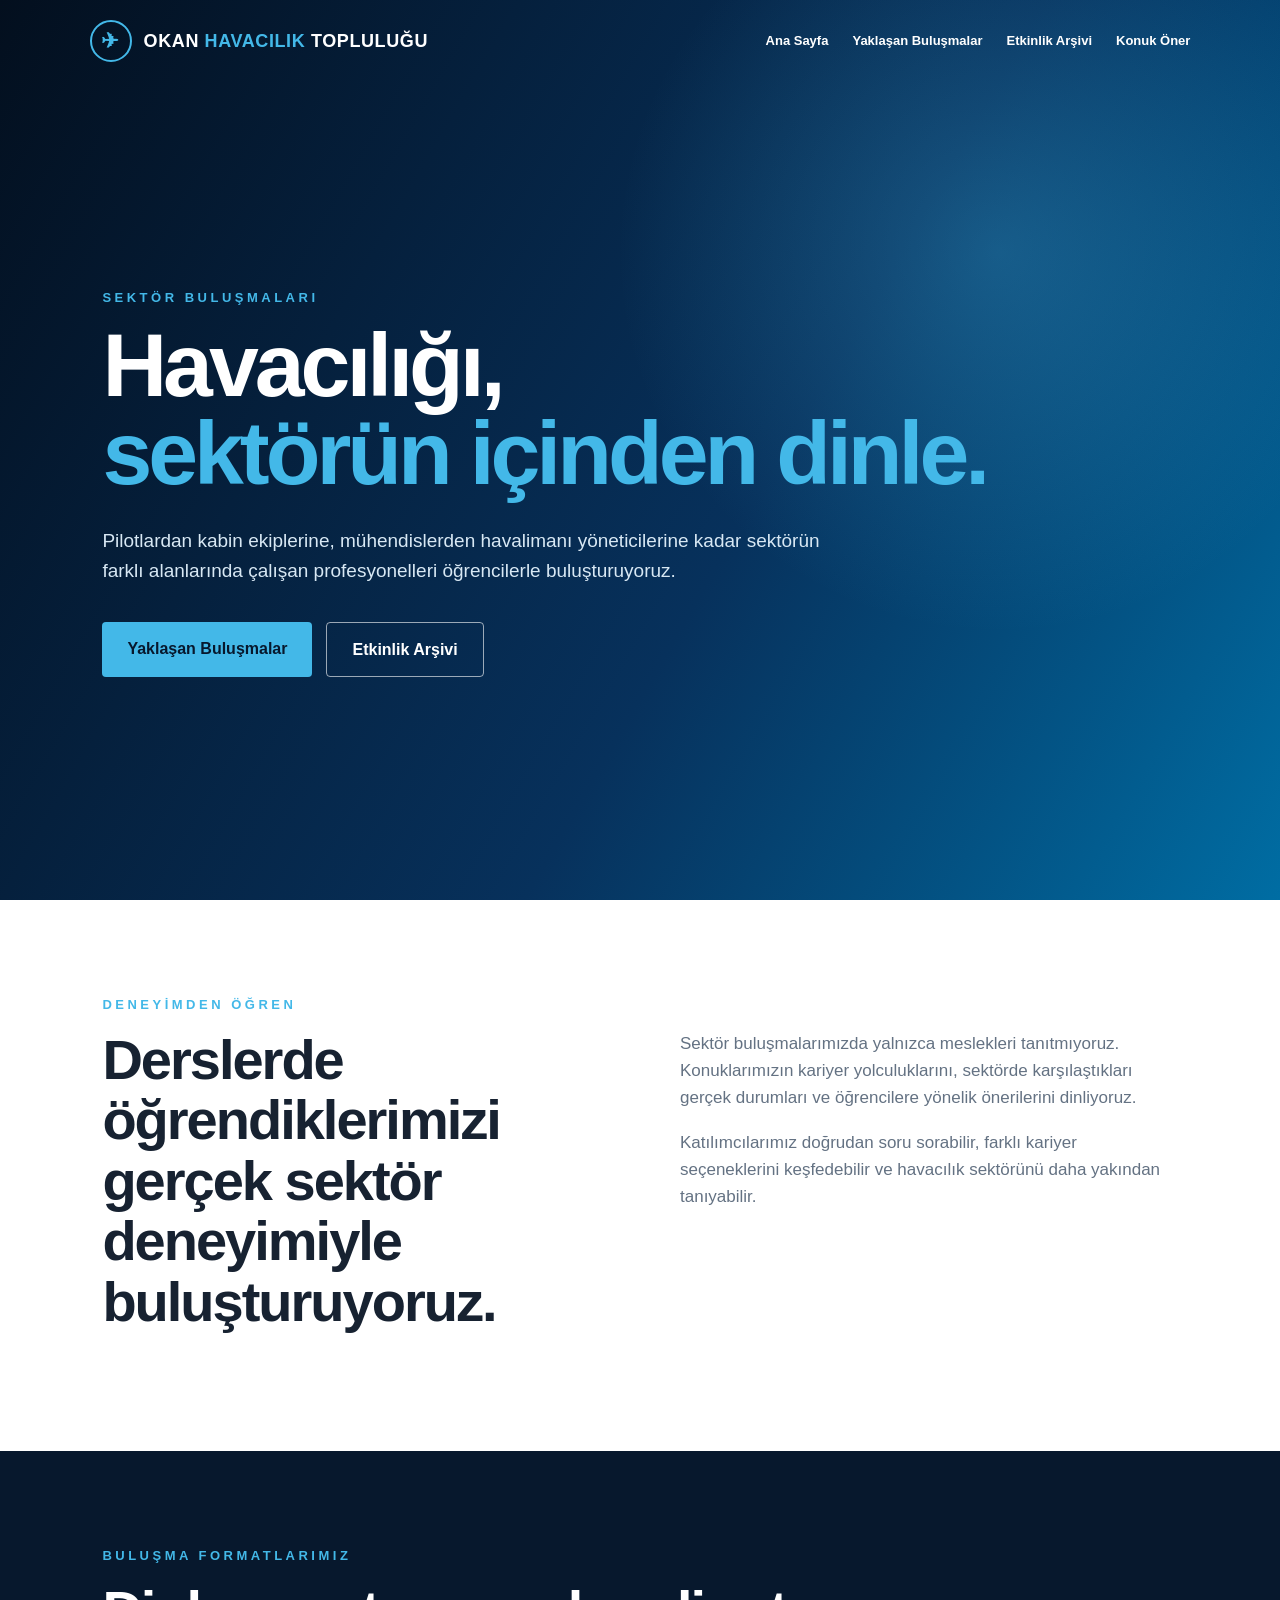
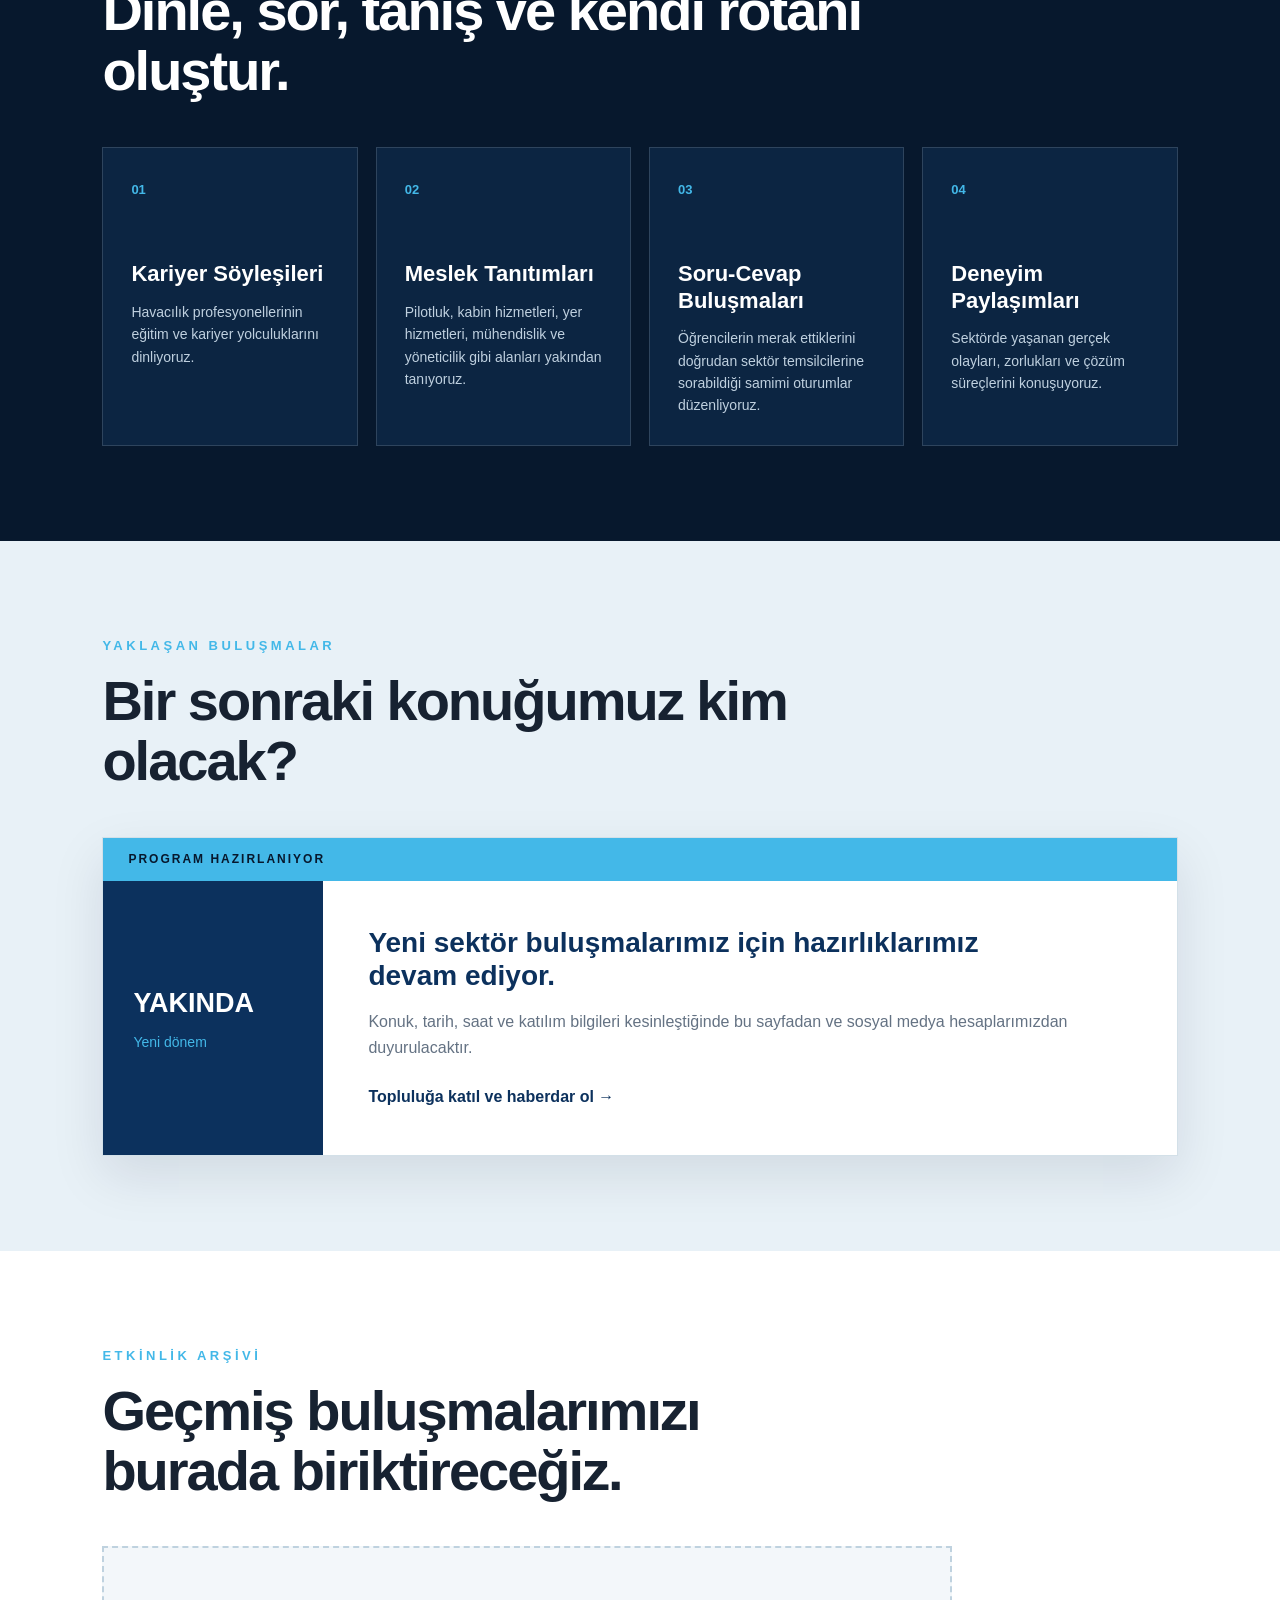
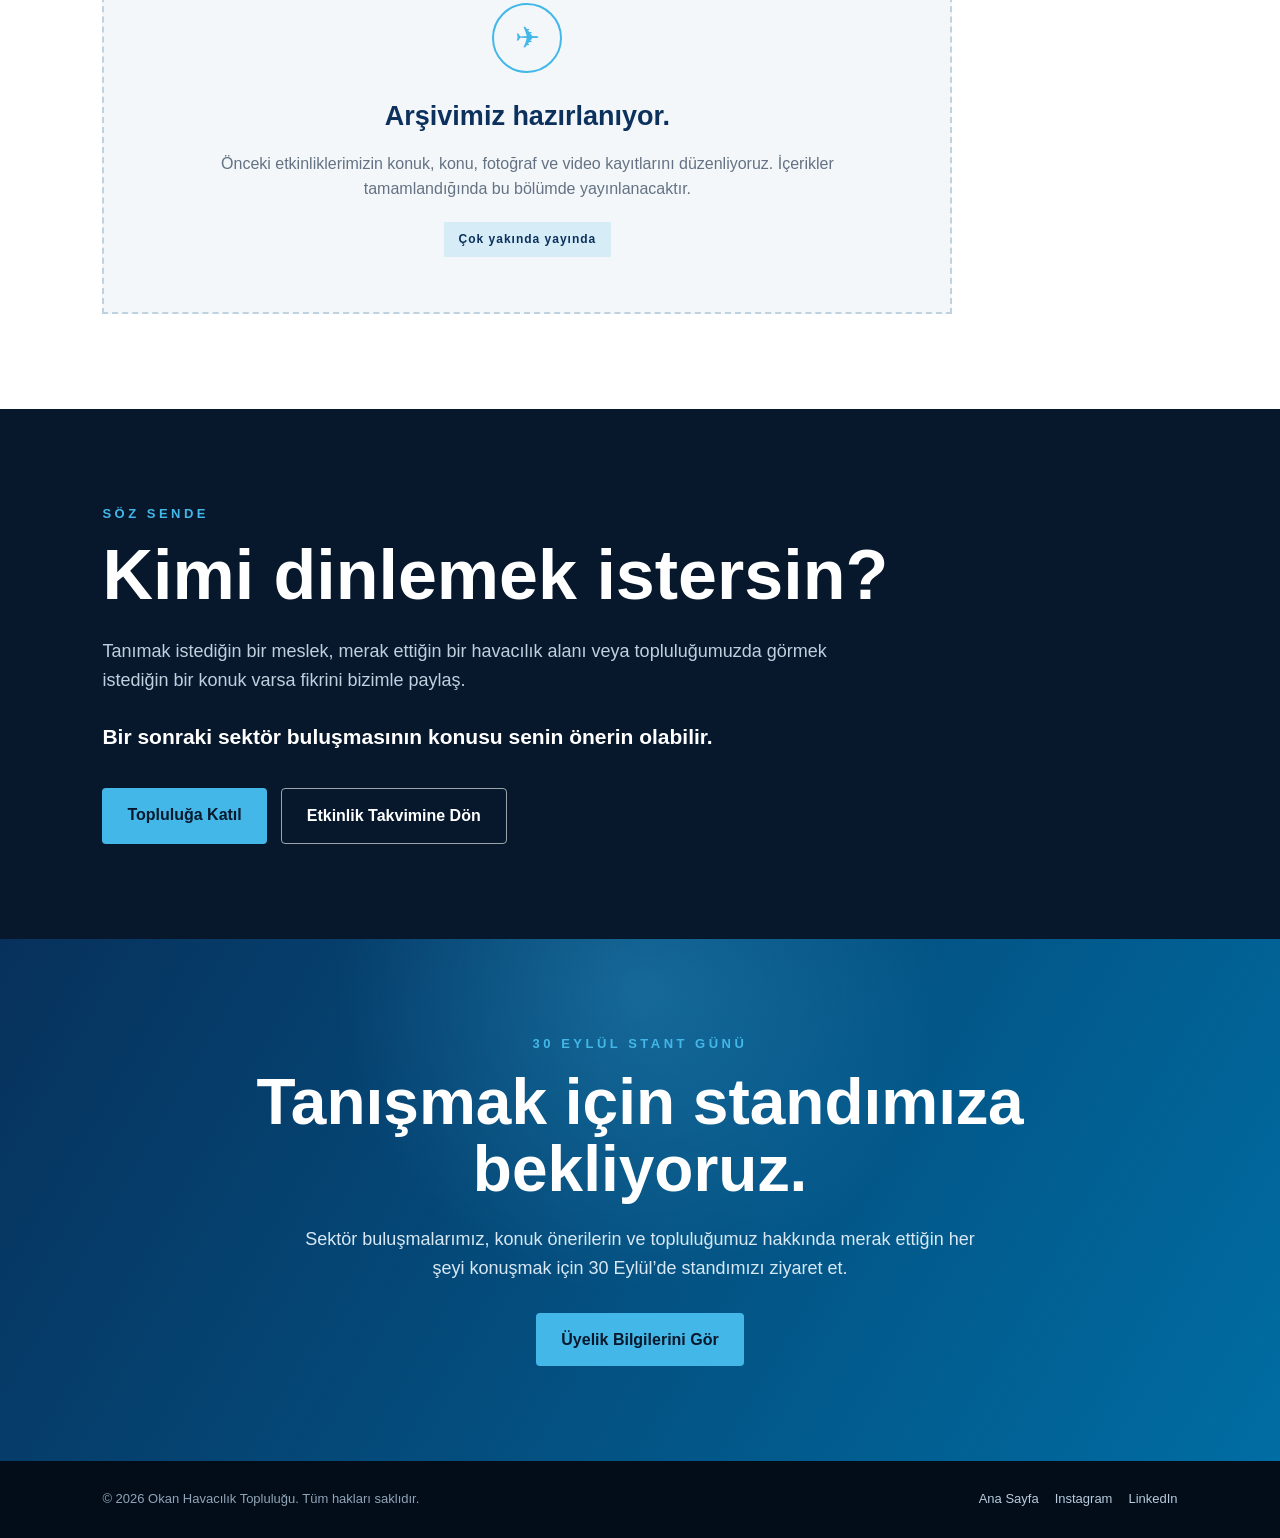
<file: sektor-bulusmalari.html>
<!DOCTYPE html>
<html lang="tr">

<head>
    <meta charset="UTF-8">

    <meta name="viewport"
          content="width=device-width, initial-scale=1.0">

    <meta name="description"
          content="Okan Havacılık Topluluğu sektör buluşmaları, söyleşiler ve kariyer etkinlikleri.">

    <title>
        Sektör Buluşmaları | Okan Havacılık Topluluğu
    </title>

    <link rel="stylesheet" href="style.css">
</head>

<body class="sector-page">

    <!-- ÜST MENÜ -->

    <header class="sector-header">

        <a href="index.html" class="board-logo">

            <div class="logo-icon">
                ✈
            </div>

            <div>
                OKAN
                <span>HAVACILIK</span>
                TOPLULUĞU
            </div>

        </a>

        <nav>
            <a href="index.html">Ana Sayfa</a>
            <a href="#yaklasan">Yaklaşan Buluşmalar</a>
            <a href="#arsiv">Etkinlik Arşivi</a>
            <a href="#oneri">Konuk Öner</a>
        </nav>

    </header>


    <main>

        <!-- KARŞILAMA ALANI -->

        <section class="sector-hero">

            <div class="sector-hero-content">

                <div class="small-title">
                    Sektör Buluşmaları
                </div>

                <h1>
                    Havacılığı,
                    <span>sektörün içinden dinle.</span>
                </h1>

                <p>
                    Pilotlardan kabin ekiplerine, mühendislerden
                    havalimanı yöneticilerine kadar sektörün farklı
                    alanlarında çalışan profesyonelleri öğrencilerle
                    buluşturuyoruz.
                </p>

                <div class="buttons">

                    <a href="#yaklasan"
                       class="button button-primary">

                        Yaklaşan Buluşmalar

                    </a>

                    <a href="#arsiv"
                       class="button button-secondary">

                        Etkinlik Arşivi

                    </a>

                </div>

            </div>

        </section>


        <!-- NEDEN SEKTÖR BULUŞMALARI? -->

        <section class="sector-purpose">

            <div>

                <div class="section-label">
                    Deneyimden Öğren
                </div>

                <h2 class="section-title">
                    Derslerde öğrendiklerimizi gerçek sektör
                    deneyimiyle buluşturuyoruz.
                </h2>

            </div>

            <div class="sector-purpose-text">

                <p>
                    Sektör buluşmalarımızda yalnızca meslekleri
                    tanıtmıyoruz. Konuklarımızın kariyer yolculuklarını,
                    sektörde karşılaştıkları gerçek durumları ve
                    öğrencilere yönelik önerilerini dinliyoruz.
                </p>

                <p>
                    Katılımcılarımız doğrudan soru sorabilir, farklı
                    kariyer seçeneklerini keşfedebilir ve havacılık
                    sektörünü daha yakından tanıyabilir.
                </p>

            </div>

        </section>


        <!-- ETKİNLİK TÜRLERİ -->

        <section class="sector-formats">

            <div class="section-label">
                Buluşma Formatlarımız
            </div>

            <h2 class="section-title">
                Dinle, sor, tanış ve kendi rotanı oluştur.
            </h2>

            <div class="sector-format-grid">

                <article class="sector-format-card">

                    <span>01</span>

                    <h3>Kariyer Söyleşileri</h3>

                    <p>
                        Havacılık profesyonellerinin eğitim ve
                        kariyer yolculuklarını dinliyoruz.
                    </p>

                </article>

                <article class="sector-format-card">

                    <span>02</span>

                    <h3>Meslek Tanıtımları</h3>

                    <p>
                        Pilotluk, kabin hizmetleri, yer hizmetleri,
                        mühendislik ve yöneticilik gibi alanları
                        yakından tanıyoruz.
                    </p>

                </article>

                <article class="sector-format-card">

                    <span>03</span>

                    <h3>Soru-Cevap Buluşmaları</h3>

                    <p>
                        Öğrencilerin merak ettiklerini doğrudan
                        sektör temsilcilerine sorabildiği samimi
                        oturumlar düzenliyoruz.
                    </p>

                </article>

                <article class="sector-format-card">

                    <span>04</span>

                    <h3>Deneyim Paylaşımları</h3>

                    <p>
                        Sektörde yaşanan gerçek olayları, zorlukları
                        ve çözüm süreçlerini konuşuyoruz.
                    </p>

                </article>

            </div>

        </section>


        <!-- YAKLAŞAN ETKİNLİK -->

        <section class="upcoming-sector"
                 id="yaklasan">

            <div class="section-label">
                Yaklaşan Buluşmalar
            </div>

            <h2 class="section-title">
                Bir sonraki konuğumuz kim olacak?
            </h2>

            <!--
                ETKİNLİK KESİNLEŞTİĞİNDE BU KARTIN
                İÇİNDEKİ YAZILARI DEĞİŞTİREBİLİRSİN.
            -->

            <article class="upcoming-event-card">

                <div class="upcoming-event-status">
                    PROGRAM HAZIRLANIYOR
                </div>

                <div class="upcoming-event-content">

                    <div class="upcoming-event-date">

                        <strong>YAKINDA</strong>

                        <span>
                            Yeni dönem
                        </span>

                    </div>

                    <div class="upcoming-event-information">

                        <h3>
                            Yeni sektör buluşmalarımız için
                            hazırlıklarımız devam ediyor.
                        </h3>

                        <p>
                            Konuk, tarih, saat ve katılım bilgileri
                            kesinleştiğinde bu sayfadan ve sosyal
                            medya hesaplarımızdan duyurulacaktır.
                        </p>

                        <a href="index.html#basvuru">
                            Topluluğa katıl ve haberdar ol →
                        </a>

                    </div>

                </div>

            </article>

        </section>


        <!-- GEÇMİŞ ETKİNLİKLER -->

        <section class="sector-archive"
                 id="arsiv">

            <div class="section-label">
                Etkinlik Arşivi
            </div>

            <h2 class="section-title">
                Geçmiş buluşmalarımızı burada biriktireceğiz.
            </h2>

            <div class="archive-empty">

                <div class="archive-empty-icon">
                    ✈
                </div>

                <h3>
                    Arşivimiz hazırlanıyor.
                </h3>

                <p>
                    Önceki etkinliklerimizin konuk, konu, fotoğraf
                    ve video kayıtlarını düzenliyoruz. İçerikler
                    tamamlandığında bu bölümde yayınlanacaktır.
                </p>

                <span>
                    Çok yakında yayında
                </span>

            </div>


            <!--
                GEÇMİŞ ETKİNLİK EKLEMEK İSTEDİĞİNDE
                AŞAĞIDAKİ ÖRNEK KARTI KULLANABİLİRSİN:

            <article class="archive-event-card">

                <div class="archive-event-date">
                    15 EKİM 2026
                </div>

                <h3>
                    Etkinlik veya Söyleşi Adı
                </h3>

                <p>
                    Konuğun adı, görevi ve etkinliğin kısa
                    açıklaması buraya yazılacak.
                </p>

                <a href="#">
                    Etkinliği incele →
                </a>

            </article>
            -->

        </section>


        <!-- KONUK ÖNERİSİ -->

        <section class="guest-suggestion"
                 id="oneri">

            <div class="guest-suggestion-content">

                <div class="section-label">
                    Söz Sende
                </div>

                <h2>
                    Kimi dinlemek istersin?
                </h2>

                <p>
                    Tanımak istediğin bir meslek, merak ettiğin bir
                    havacılık alanı veya topluluğumuzda görmek
                    istediğin bir konuk varsa fikrini bizimle paylaş.
                </p>

                <p class="guest-suggestion-highlight">
                    Bir sonraki sektör buluşmasının konusu senin
                    önerin olabilir.
                </p>

                <div class="buttons guest-buttons">

                    <a href="index.html#basvuru"
                       class="button button-primary">

                        Topluluğa Katıl

                    </a>

                    <a href="index.html#takvim"
                       class="button button-secondary">

                        Etkinlik Takvimine Dön

                    </a>

                </div>

            </div>

        </section>


        <!-- STANT ÇAĞRISI -->

        <section class="sector-stand">

            <div class="sector-stand-content">

                <div class="section-label">
                    30 Eylül Stant Günü
                </div>

                <h2>
                    Tanışmak için standımıza bekliyoruz.
                </h2>

                <p>
                    Sektör buluşmalarımız, konuk önerilerin ve
                    topluluğumuz hakkında merak ettiğin her şeyi
                    konuşmak için 30 Eylül’de standımızı ziyaret et.
                </p>

                <a href="index.html#basvuru"
                   class="button button-primary">

                    Üyelik Bilgilerini Gör

                </a>

            </div>

        </section>

    </main>


    <footer>

        <span>
            © 2026 Okan Havacılık Topluluğu.
            Tüm hakları saklıdır.
        </span>

        <div class="social-links">
            <a href="index.html">Ana Sayfa</a>
            <a href="#">Instagram</a>
            <a href="#">LinkedIn</a>
        </div>

    </footer>

</body>

</html>
</file>
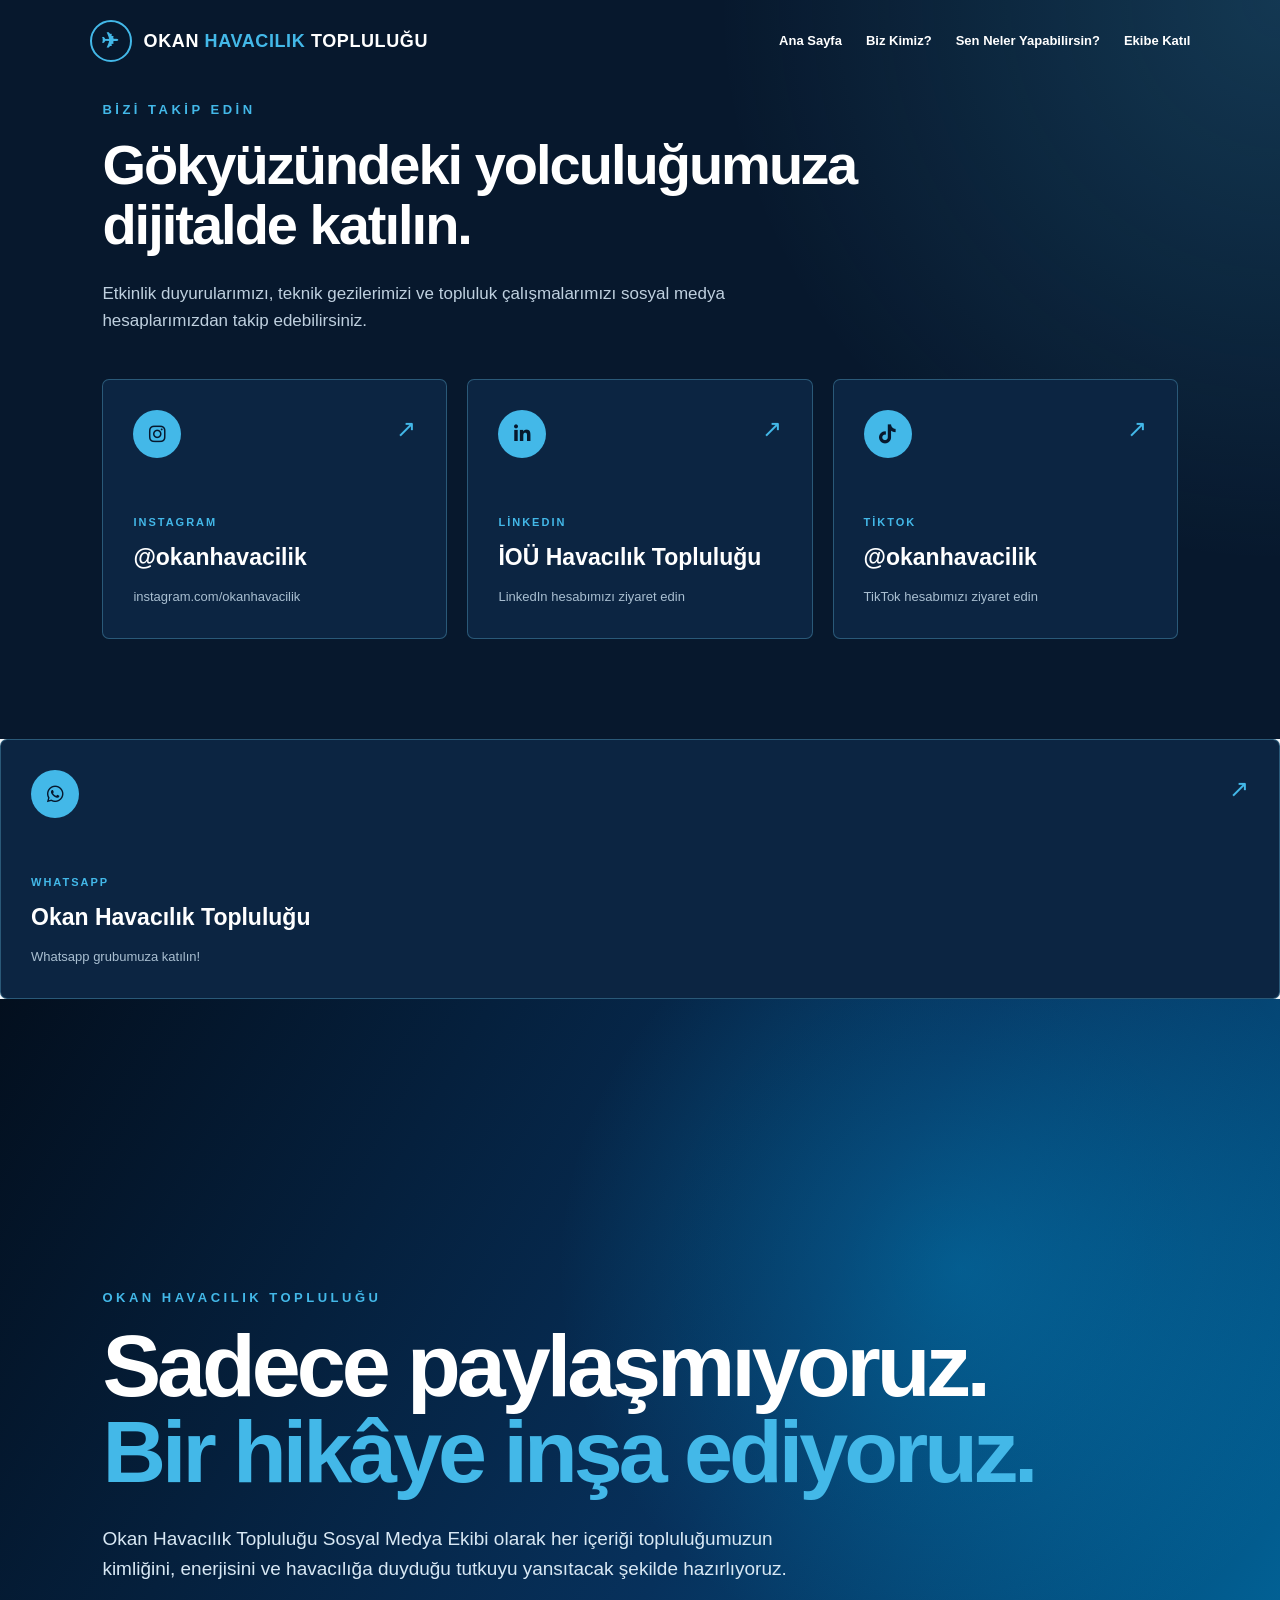
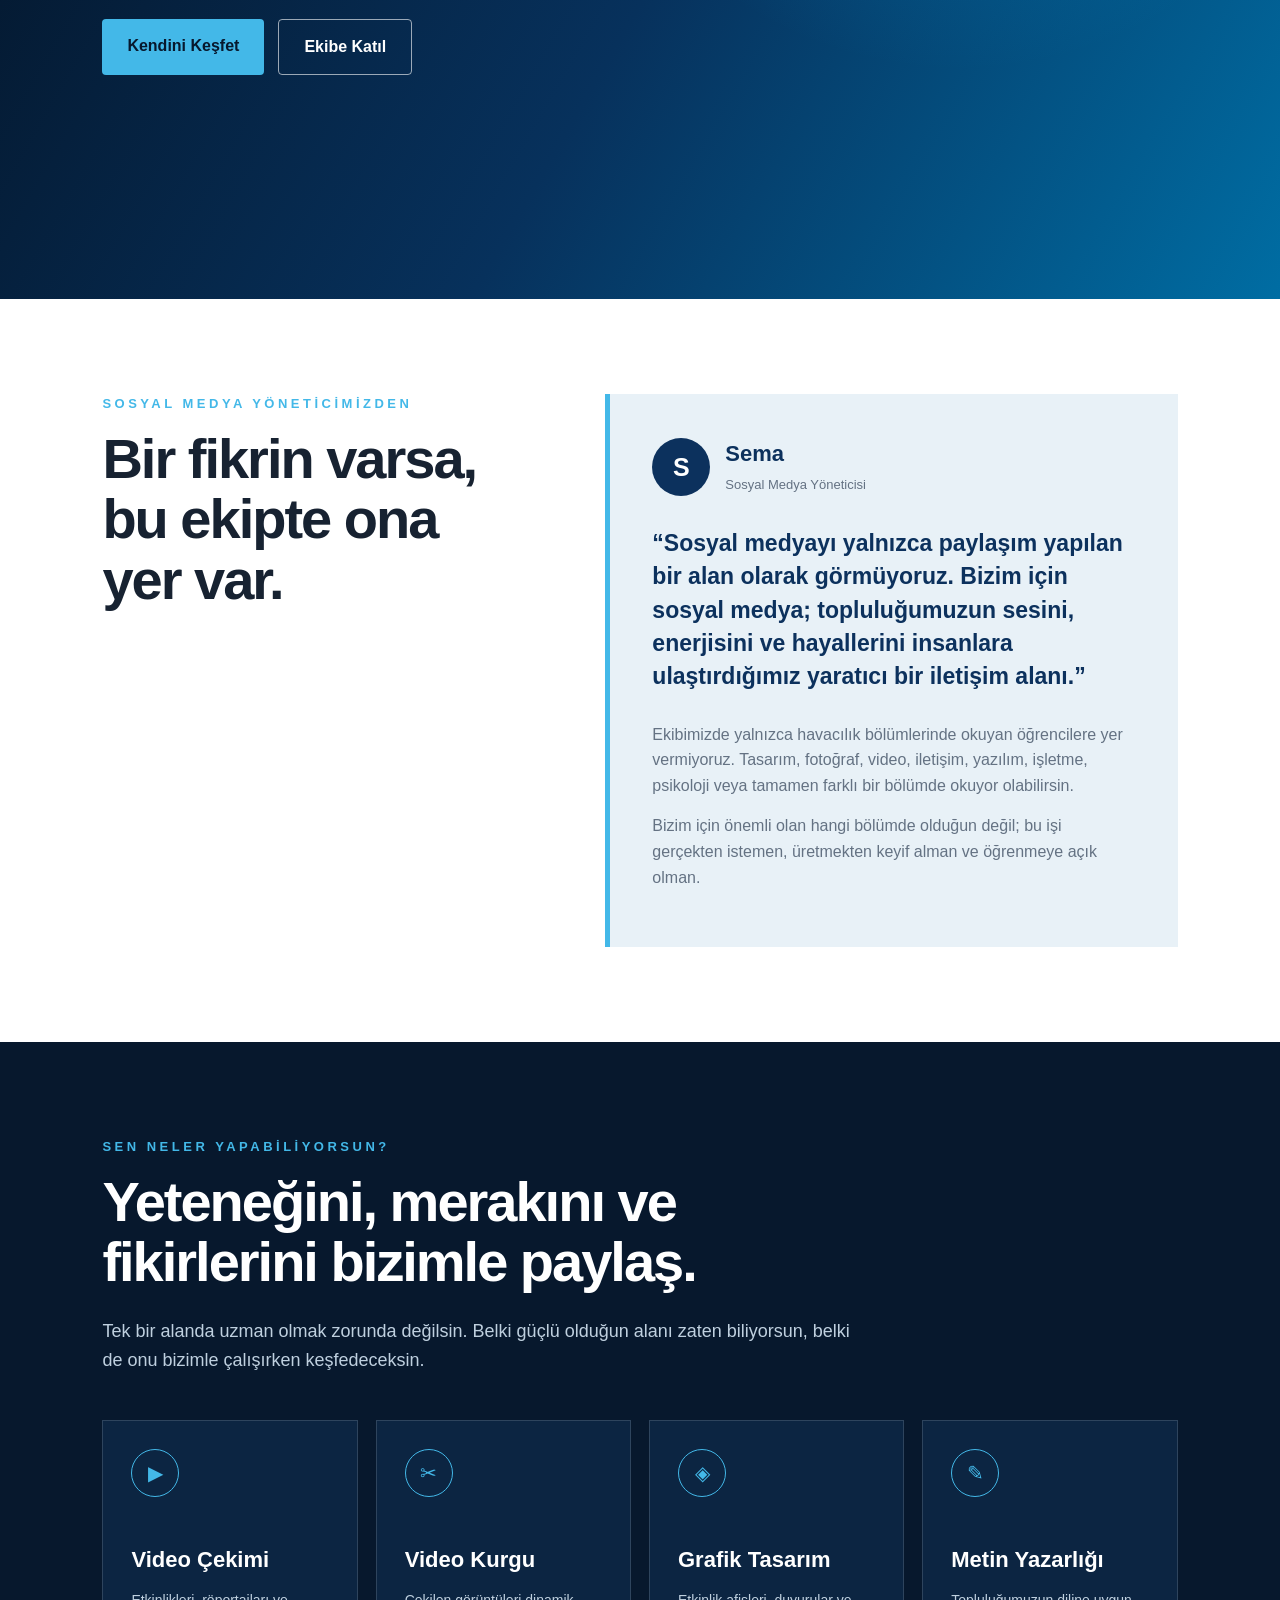
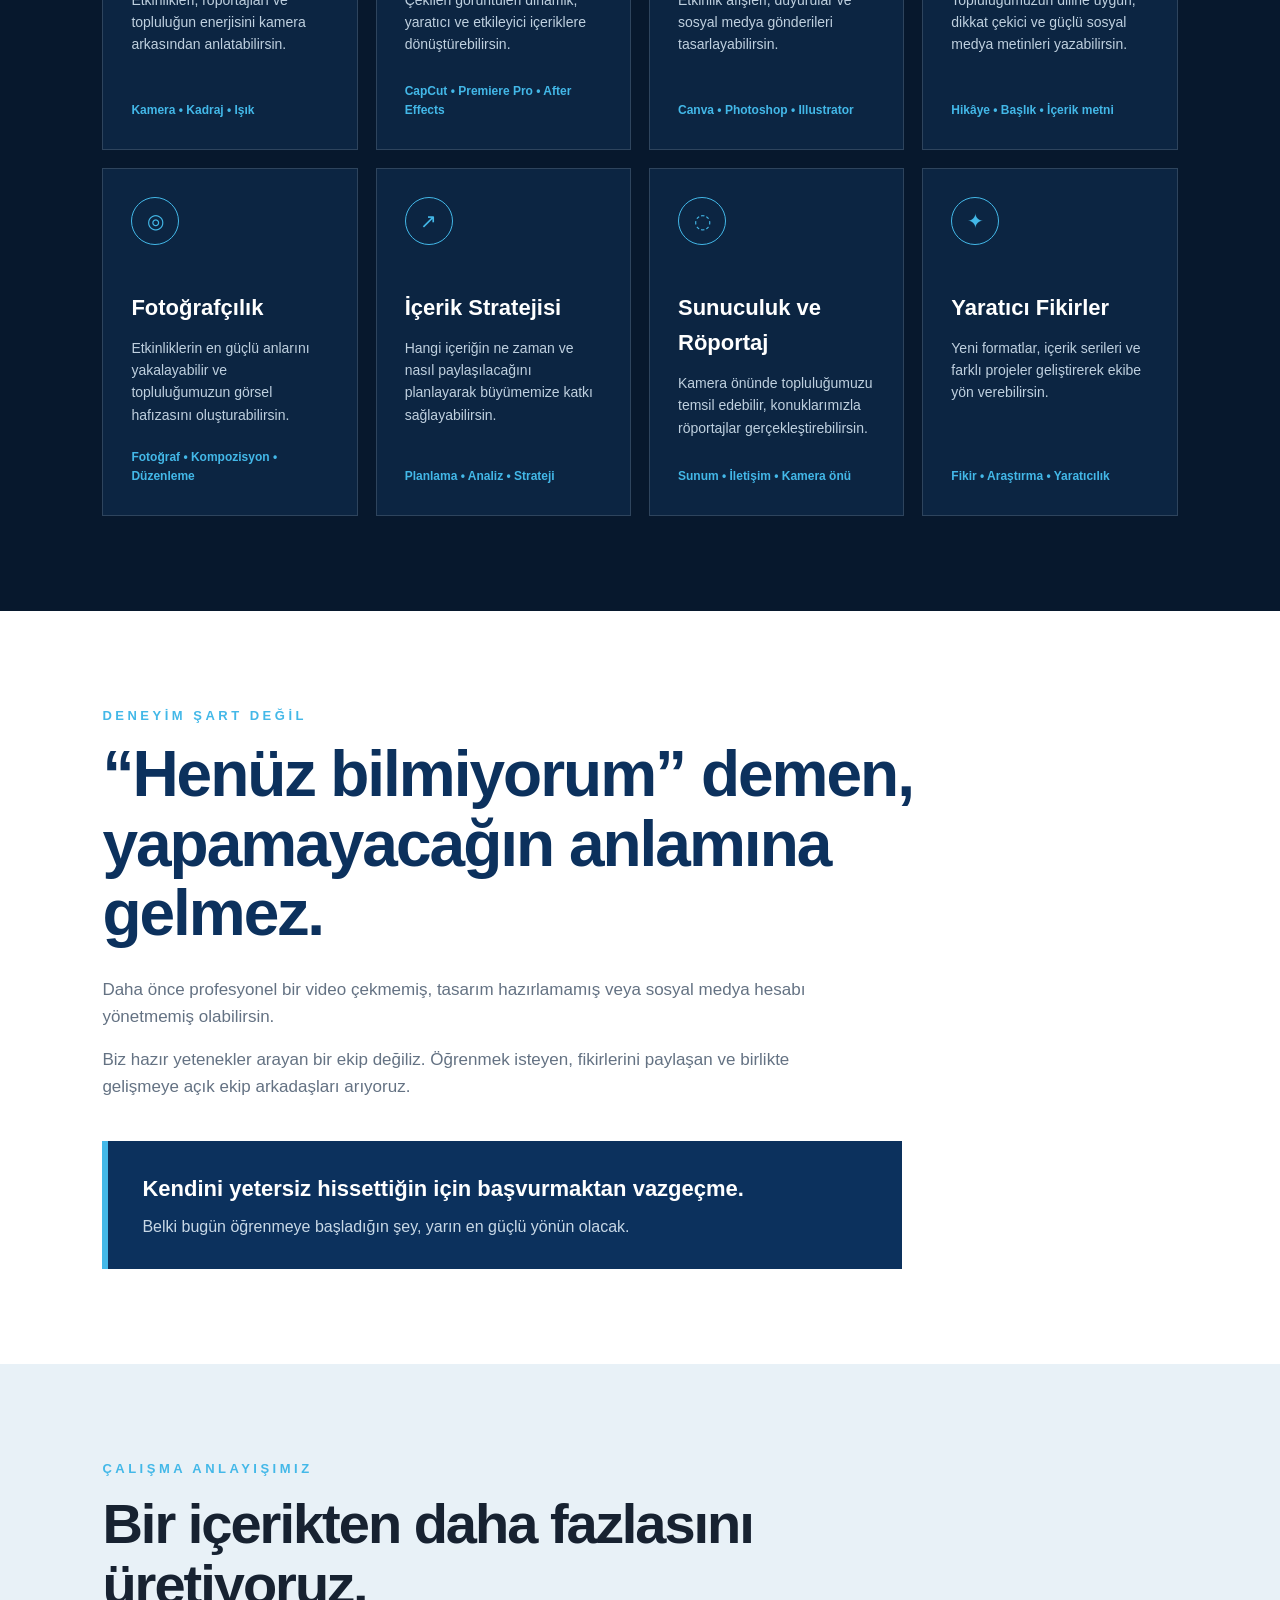
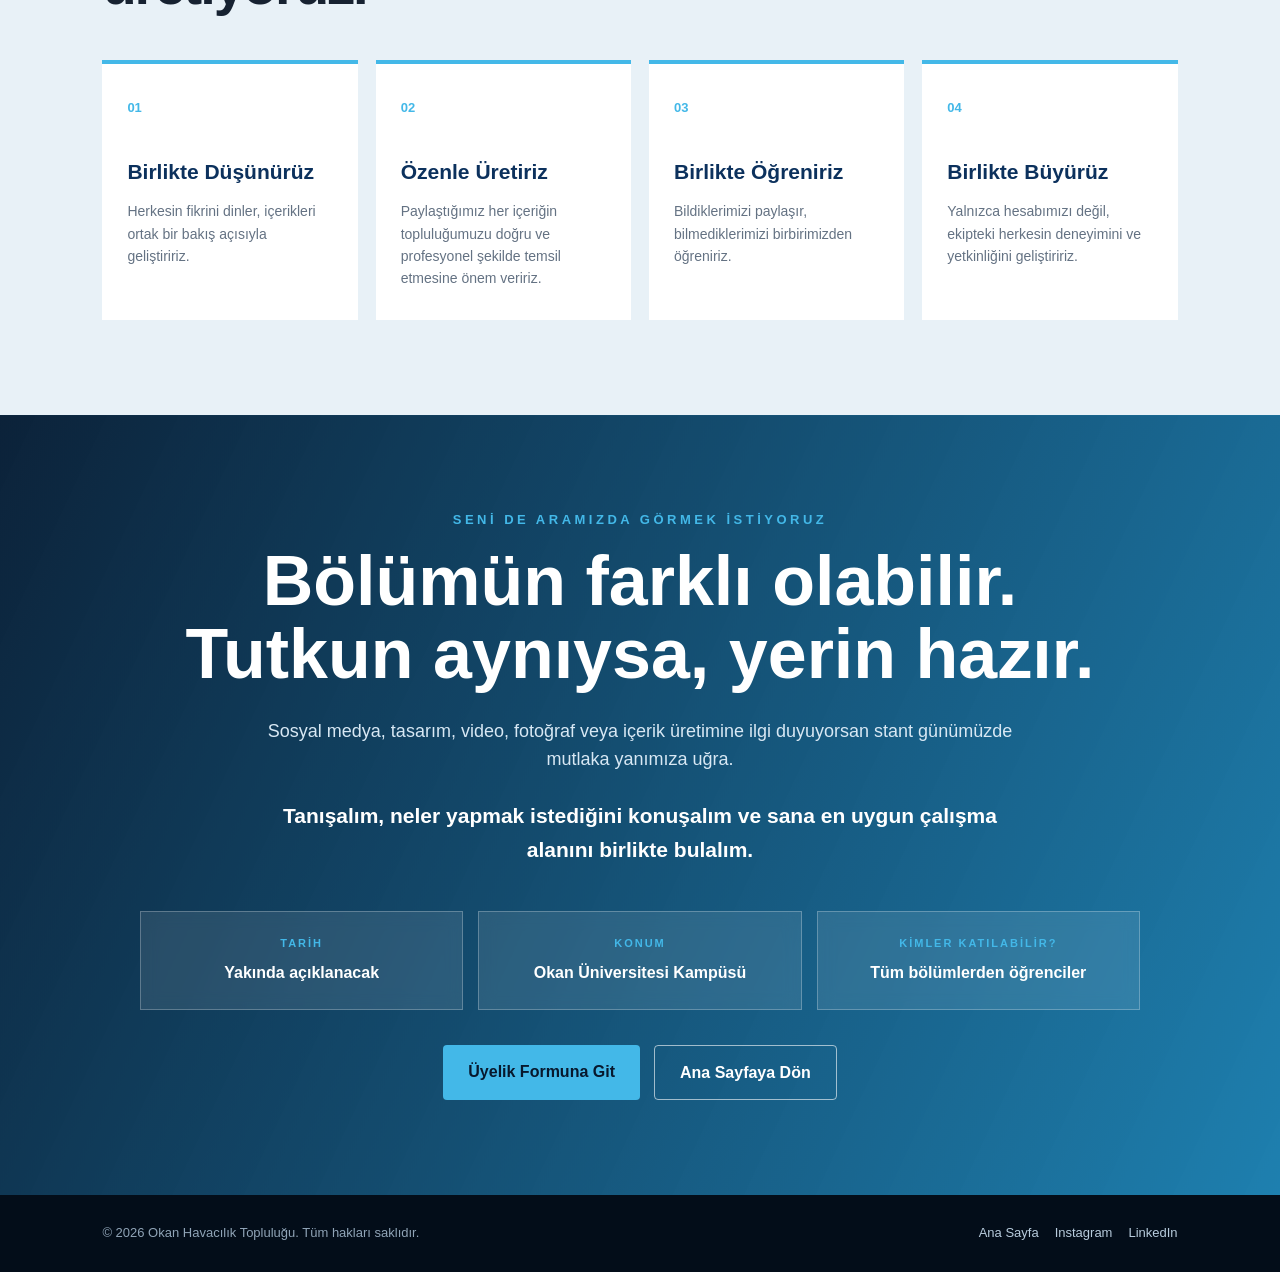
<file: sosyal-medya.html>
<!DOCTYPE html>
<html lang="tr">

<head>
    <meta charset="UTF-8">

    <meta name="viewport"
          content="width=device-width, initial-scale=1.0">

    <meta name="description"
          content="Okan Üniversitesi Havacılık Topluluğu Sosyal Medya Ekibi.">

    <title>
        Sosyal Medya Ekibi | Okan Havacılık Topluluğu
    </title>

    <link rel="stylesheet" href="style.css"> 
    <link rel="stylesheet"
      href="https://cdnjs.cloudflare.com/ajax/libs/font-awesome/6.5.2/css/all.min.css">
</head>

<body class="social-media-page">

    <!-- ÜST MENÜ -->

    <header class="social-header">

        <a href="index.html" class="board-logo">

            <div class="logo-icon">
                ✈
            </div>

            <div>
                OKAN
                <span>HAVACILIK</span>
                TOPLULUĞU
            </div>

        </a>

        <nav>
            <a href="index.html">Ana Sayfa</a>

            <a href="#biz-kimiz">
                Biz Kimiz?
            </a>

            <a href="#neler-yapabilirsin">
                Sen Neler Yapabilirsin?
            </a>

            <a href="#katil">
                Ekibe Katıl
            </a>
        </nav>

    </header>







<section class="social-accounts">

    <div class="section-label">
        Bizi Takip Edin
    </div>

    <h2 class="section-title">
        Gökyüzündeki yolculuğumuza dijitalde katılın.
    </h2>

    <p class="social-description">
        Etkinlik duyurularımızı, teknik gezilerimizi ve topluluk
        çalışmalarımızı sosyal medya hesaplarımızdan takip edebilirsiniz.
    </p>


    <div class="social-account-grid">

        <!-- INSTAGRAM -->

        <a href="https://www.instagram.com/okanhavacilik/"
           target="_blank"
           rel="noopener noreferrer"
           class="social-account-card instagram-card">

           <div class="social-platform-icon">
    <i class="fa-brands fa-instagram"></i>
</div>

            <div class="social-account-information">

                <span class="social-platform-name">
                    Instagram
                </span>

                <h3>
                    @okanhavacilik
                </h3>

                <span class="social-account-link">
                    instagram.com/okanhavacilik
                </span>

            </div>

            <span class="social-arrow">↗</span>

        </a>


        <!-- LINKEDIN -->

        <a href="https://www.linkedin.com/company/i%CC%87stanbul-okan-%C3%BCniversitesi-havac%C4%B1l%C4%B1k-toplulu%C4%9Fu/"
           target="_blank"
           rel="noopener noreferrer"
           class="social-account-card linkedin-card">

           <div class="social-platform-icon">
    <i class="fa-brands fa-linkedin-in"></i>
</div>

            <div class="social-account-information">

                <span class="social-platform-name">
                    LinkedIn
                </span>

                <h3>
                   İOÜ Havacılık Topluluğu
                </h3>

                <span class="social-account-link">
                    LinkedIn hesabımızı ziyaret edin
                </span>

            </div>

            <span class="social-arrow">↗</span>

        </a>


        <!-- TIKTOK -->

        <a href="https://www.tiktok.com/@okanhavacilik?_r=1&_t=ZS-9A5Y0fBiTxQ"
           target="_blank"
           rel="noopener noreferrer"
           class="social-account-card tiktok-card">

           <div class="social-platform-icon">
    <i class="fa-brands fa-tiktok"></i>
</div>

            <div class="social-account-information">

                <span class="social-platform-name">
                    TikTok
                </span>

                <h3>
                    @okanhavacilik
                </h3>

                <span class="social-account-link">
                    TikTok hesabımızı ziyaret edin
                </span>

            </div>

            <span class="social-arrow">↗</span>

        </a>

    </div>

</section>

 <!-- Whatsapp-->

        <a href="https://chat.whatsapp.com/EGaMVAniQba8nx37I3W1qJ"
           target="_blank"
           rel="noopener noreferrer"
           class="social-account-card tiktok-card">

          <div class="social-platform-icon">
    <i class="fa-brands fa-whatsapp"></i>
</div>

            <div class="social-account-information">

                <span class="social-platform-name">
                    Whatsapp
                </span>

                <h3>
                    Okan Havacılık Topluluğu
                </h3>

                <span class="social-account-link">
                    Whatsapp grubumuza katılın!
                </span>

            </div>

            <span class="social-arrow">↗</span>

        </a>

    </div>

</section>









    <main>

        <!-- SOSYAL MEDYA KARŞILAMA ALANI -->

        <section class="social-hero">

            <div class="social-hero-content">

                <div class="small-title">
                    Okan Havacılık Topluluğu
                </div>

                <h1>
                    Sadece paylaşmıyoruz.
                    <span>Bir hikâye inşa ediyoruz.</span>
                </h1>

                <p>
                    Okan Havacılık Topluluğu Sosyal Medya Ekibi
                    olarak her içeriği topluluğumuzun kimliğini,
                    enerjisini ve havacılığa duyduğu tutkuyu
                    yansıtacak şekilde hazırlıyoruz.
                </p>

                <div class="buttons">

                    <a href="#neler-yapabilirsin"
                       class="button button-primary">

                        Kendini Keşfet

                    </a>

                    <a href="#katil"
                       class="button button-secondary">

                        Ekibe Katıl

                    </a>

                </div>

            </div>

        </section>


        <!-- SEMA'NIN MESAJI -->

        <section class="social-manager"
                 id="biz-kimiz">

            <div class="manager-title">

                <div class="section-label">
                    Sosyal Medya Yöneticimizden
                </div>

                <h2 class="section-title">
                    Bir fikrin varsa, bu ekipte ona yer var.
                </h2>

            </div>

            <div class="manager-message">

                <div class="manager-name">
                    <div class="manager-letter">
                        S
                    </div>

                    <div>
                        <h3>Sema</h3>
                        <span>Sosyal Medya Yöneticisi</span>
                    </div>
                </div>

                <blockquote>
                    “Sosyal medyayı yalnızca paylaşım yapılan bir alan
                    olarak görmüyoruz. Bizim için sosyal medya;
                    topluluğumuzun sesini, enerjisini ve hayallerini
                    insanlara ulaştırdığımız yaratıcı bir iletişim alanı.”
                </blockquote>

                <p>
                    Ekibimizde yalnızca havacılık bölümlerinde okuyan
                    öğrencilere yer vermiyoruz. Tasarım, fotoğraf,
                    video, iletişim, yazılım, işletme, psikoloji veya
                    tamamen farklı bir bölümde okuyor olabilirsin.
                </p>

                <p>
                    Bizim için önemli olan hangi bölümde olduğun değil;
                    bu işi gerçekten istemen, üretmekten keyif alman ve
                    öğrenmeye açık olman.
                </p>

            </div>

        </section>


        <!-- SEN NELER YAPABİLİYORSUN? -->

        <section class="skills-section"
                 id="neler-yapabilirsin">

            <div class="section-label">
                Sen Neler Yapabiliyorsun?
            </div>

            <h2 class="section-title">
                Yeteneğini, merakını ve fikirlerini bizimle paylaş.
            </h2>

            <p class="skills-description">
                Tek bir alanda uzman olmak zorunda değilsin.
                Belki güçlü olduğun alanı zaten biliyorsun,
                belki de onu bizimle çalışırken keşfedeceksin.
            </p>

            <div class="skills-grid">

                <article class="skill-card">

                    <div class="skill-icon">
                        ▶
                    </div>

                    <h3>Video Çekimi</h3>

                    <p>
                        Etkinlikleri, röportajları ve topluluğun
                        enerjisini kamera arkasından anlatabilirsin.
                    </p>

                    <span>
                        Kamera • Kadraj • Işık
                    </span>

                </article>

                <article class="skill-card">

                    <div class="skill-icon">
                        ✂
                    </div>

                    <h3>Video Kurgu</h3>

                    <p>
                        Çekilen görüntüleri dinamik, yaratıcı ve
                        etkileyici içeriklere dönüştürebilirsin.
                    </p>

                    <span>
                        CapCut • Premiere Pro • After Effects
                    </span>

                </article>

                <article class="skill-card">

                    <div class="skill-icon">
                        ◈
                    </div>

                    <h3>Grafik Tasarım</h3>

                    <p>
                        Etkinlik afişleri, duyurular ve sosyal medya
                        gönderileri tasarlayabilirsin.
                    </p>

                    <span>
                        Canva • Photoshop • Illustrator
                    </span>

                </article>

                <article class="skill-card">

                    <div class="skill-icon">
                        ✎
                    </div>

                    <h3>Metin Yazarlığı</h3>

                    <p>
                        Topluluğumuzun diline uygun, dikkat çekici
                        ve güçlü sosyal medya metinleri yazabilirsin.
                    </p>

                    <span>
                        Hikâye • Başlık • İçerik metni
                    </span>

                </article>

                <article class="skill-card">

                    <div class="skill-icon">
                        ◎
                    </div>

                    <h3>Fotoğrafçılık</h3>

                    <p>
                        Etkinliklerin en güçlü anlarını yakalayabilir
                        ve topluluğumuzun görsel hafızasını oluşturabilirsin.
                    </p>

                    <span>
                        Fotoğraf • Kompozisyon • Düzenleme
                    </span>

                </article>

                <article class="skill-card">

                    <div class="skill-icon">
                        ↗
                    </div>

                    <h3>İçerik Stratejisi</h3>

                    <p>
                        Hangi içeriğin ne zaman ve nasıl paylaşılacağını
                        planlayarak büyümemize katkı sağlayabilirsin.
                    </p>

                    <span>
                        Planlama • Analiz • Strateji
                    </span>

                </article>

                <article class="skill-card">

                    <div class="skill-icon">
                        ◌
                    </div>

                    <h3>Sunuculuk ve Röportaj</h3>

                    <p>
                        Kamera önünde topluluğumuzu temsil edebilir,
                        konuklarımızla röportajlar gerçekleştirebilirsin.
                    </p>

                    <span>
                        Sunum • İletişim • Kamera önü
                    </span>

                </article>

                <article class="skill-card">

                    <div class="skill-icon">
                        ✦
                    </div>

                    <h3>Yaratıcı Fikirler</h3>

                    <p>
                        Yeni formatlar, içerik serileri ve farklı
                        projeler geliştirerek ekibe yön verebilirsin.
                    </p>

                    <span>
                        Fikir • Araştırma • Yaratıcılık
                    </span>

                </article>

            </div>

        </section>


        <!-- DENEYİM ŞART DEĞİL -->

        <section class="social-encouragement">

            <div class="social-encouragement-content">

                <div class="section-label">
                    Deneyim Şart Değil
                </div>

                <h2>
                    “Henüz bilmiyorum” demen,
                    yapamayacağın anlamına gelmez.
                </h2>

                <p>
                    Daha önce profesyonel bir video çekmemiş,
                    tasarım hazırlamamış veya sosyal medya hesabı
                    yönetmemiş olabilirsin.
                </p>

                <p>
                    Biz hazır yetenekler arayan bir ekip değiliz.
                    Öğrenmek isteyen, fikirlerini paylaşan ve
                    birlikte gelişmeye açık ekip arkadaşları arıyoruz.
                </p>

                <div class="social-encouragement-box">

                    <strong>
                        Kendini yetersiz hissettiğin için
                        başvurmaktan vazgeçme.
                    </strong>

                    <span>
                        Belki bugün öğrenmeye başladığın şey,
                        yarın en güçlü yönün olacak.
                    </span>

                </div>

            </div>

        </section>


        <!-- ÇALIŞMA ANLAYIŞIMIZ -->

        <section class="social-values">

            <div class="section-label">
                Çalışma Anlayışımız
            </div>

            <h2 class="section-title">
                Bir içerikten daha fazlasını üretiyoruz.
            </h2>

            <div class="social-values-grid">

                <article class="social-value-card">
                    <span>01</span>

                    <h3>Birlikte Düşünürüz</h3>

                    <p>
                        Herkesin fikrini dinler, içerikleri ortak
                        bir bakış açısıyla geliştiririz.
                    </p>
                </article>

                <article class="social-value-card">
                    <span>02</span>

                    <h3>Özenle Üretiriz</h3>

                    <p>
                        Paylaştığımız her içeriğin topluluğumuzu
                        doğru ve profesyonel şekilde temsil etmesine
                        önem veririz.
                    </p>
                </article>

                <article class="social-value-card">
                    <span>03</span>

                    <h3>Birlikte Öğreniriz</h3>

                    <p>
                        Bildiklerimizi paylaşır, bilmediklerimizi
                        birbirimizden öğreniriz.
                    </p>
                </article>

                <article class="social-value-card">
                    <span>04</span>

                    <h3>Birlikte Büyürüz</h3>

                    <p>
                        Yalnızca hesabımızı değil, ekipteki herkesin
                        deneyimini ve yetkinliğini geliştiririz.
                    </p>
                </article>

            </div>

        </section>


        <!-- EKİBE KATIL -->

        <section class="social-join" id="katil">

            <div class="social-join-content">

                <div class="section-label">
                    Seni de Aramızda Görmek İstiyoruz
                </div>

                <h2>
                    Bölümün farklı olabilir.
                    Tutkun aynıysa, yerin hazır.
                </h2>

                <p>
                    Sosyal medya, tasarım, video, fotoğraf veya
                    içerik üretimine ilgi duyuyorsan stant günümüzde
                    mutlaka yanımıza uğra.
                </p>

                <p class="social-join-highlight">
                    Tanışalım, neler yapmak istediğini konuşalım ve
                    sana en uygun çalışma alanını birlikte bulalım.
                </p>

                <div class="stand-information">

                    <div class="stand-information-item">
                        <span>TARİH</span>
                        <strong>Yakında açıklanacak</strong>
                    </div>

                    <div class="stand-information-item">
                        <span>KONUM</span>
                        <strong>Okan Üniversitesi Kampüsü</strong>
                    </div>

                    <div class="stand-information-item">
                        <span>KİMLER KATILABİLİR?</span>
                        <strong>Tüm bölümlerden öğrenciler</strong>
                    </div>

                </div>

                <div class="buttons stand-buttons">

                    <a href="index.html#basvuru"
                       class="button button-primary">

                        Üyelik Formuna Git

                    </a>

                    <a href="index.html"
                       class="button button-secondary">

                        Ana Sayfaya Dön

                    </a>

                </div>

            </div>

        </section>

    </main>


    <footer>

        <span>
            © 2026 Okan Havacılık Topluluğu.
            Tüm hakları saklıdır.
        </span>

        <div class="social-links">
            <a href="index.html">Ana Sayfa</a>
            <a href="#">Instagram</a>
            <a href="#">LinkedIn</a>
        </div>

    </footer>

</body>

</html>
</file>
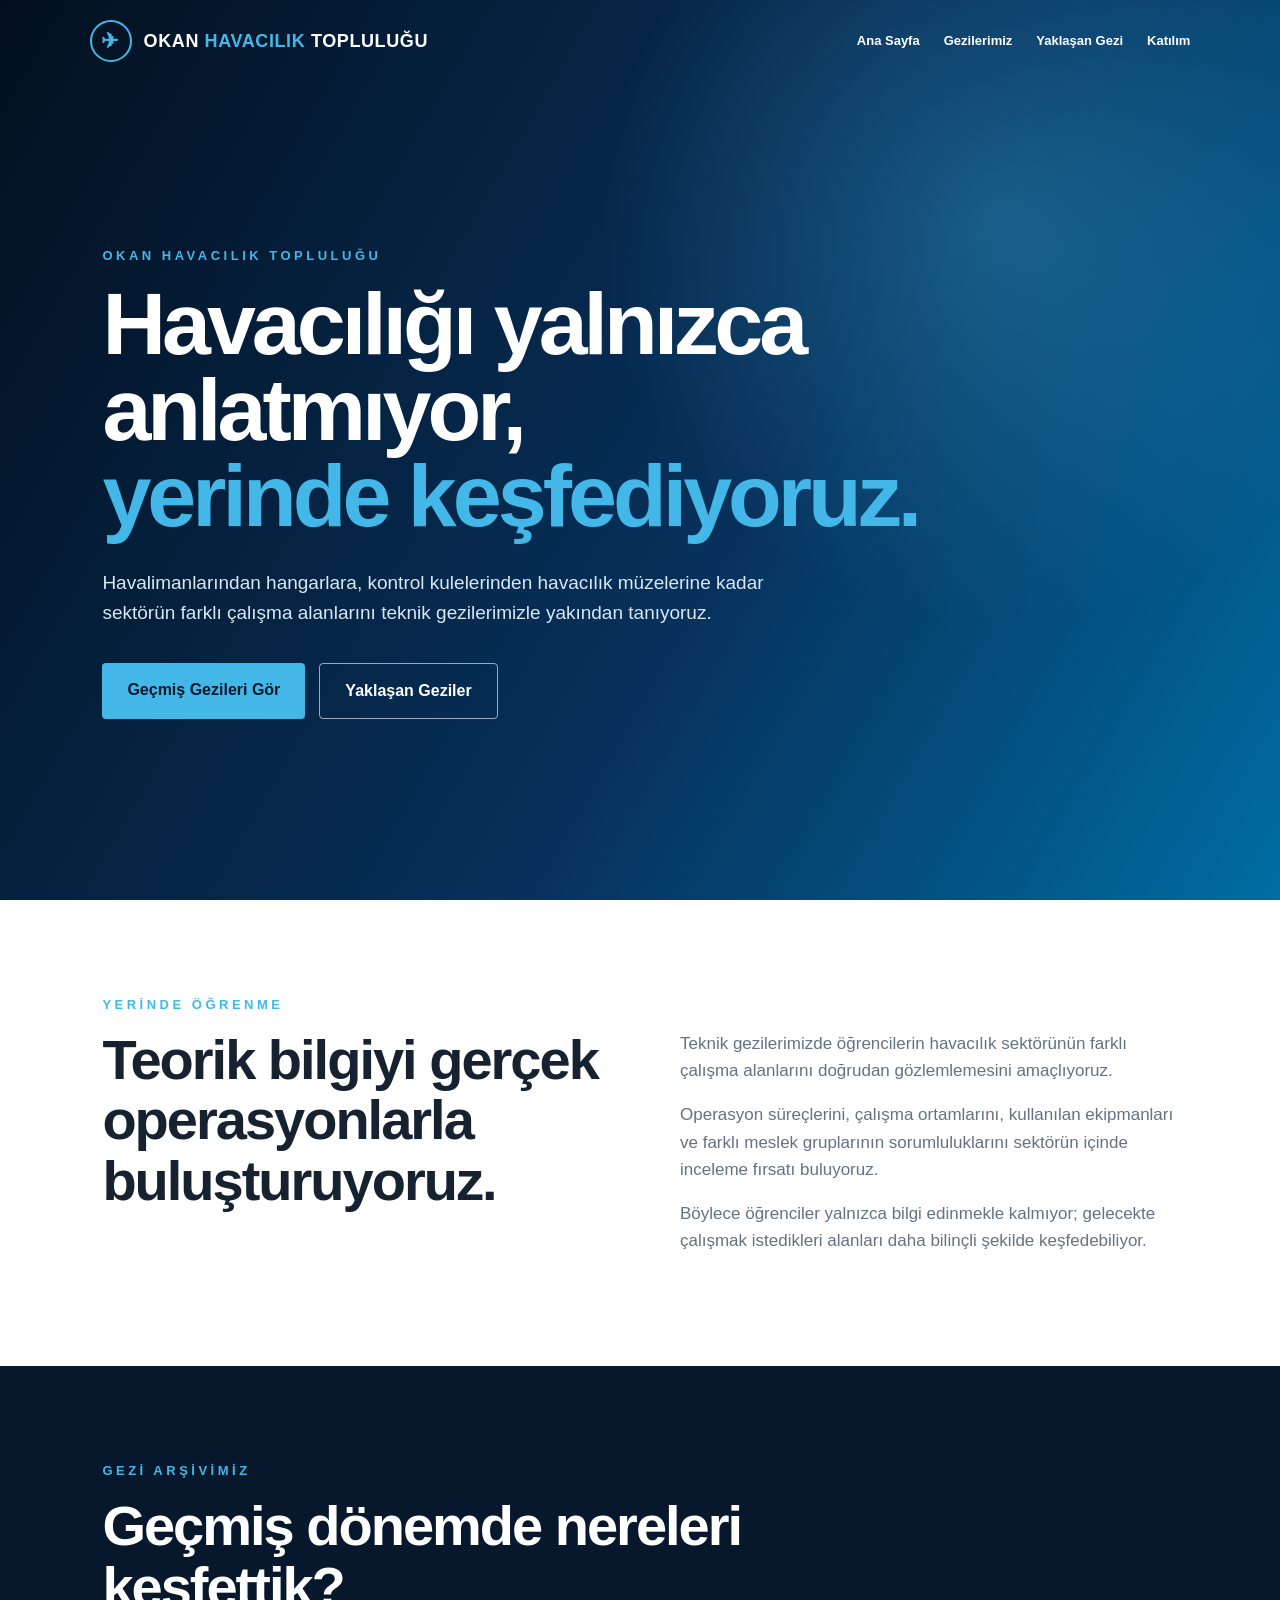
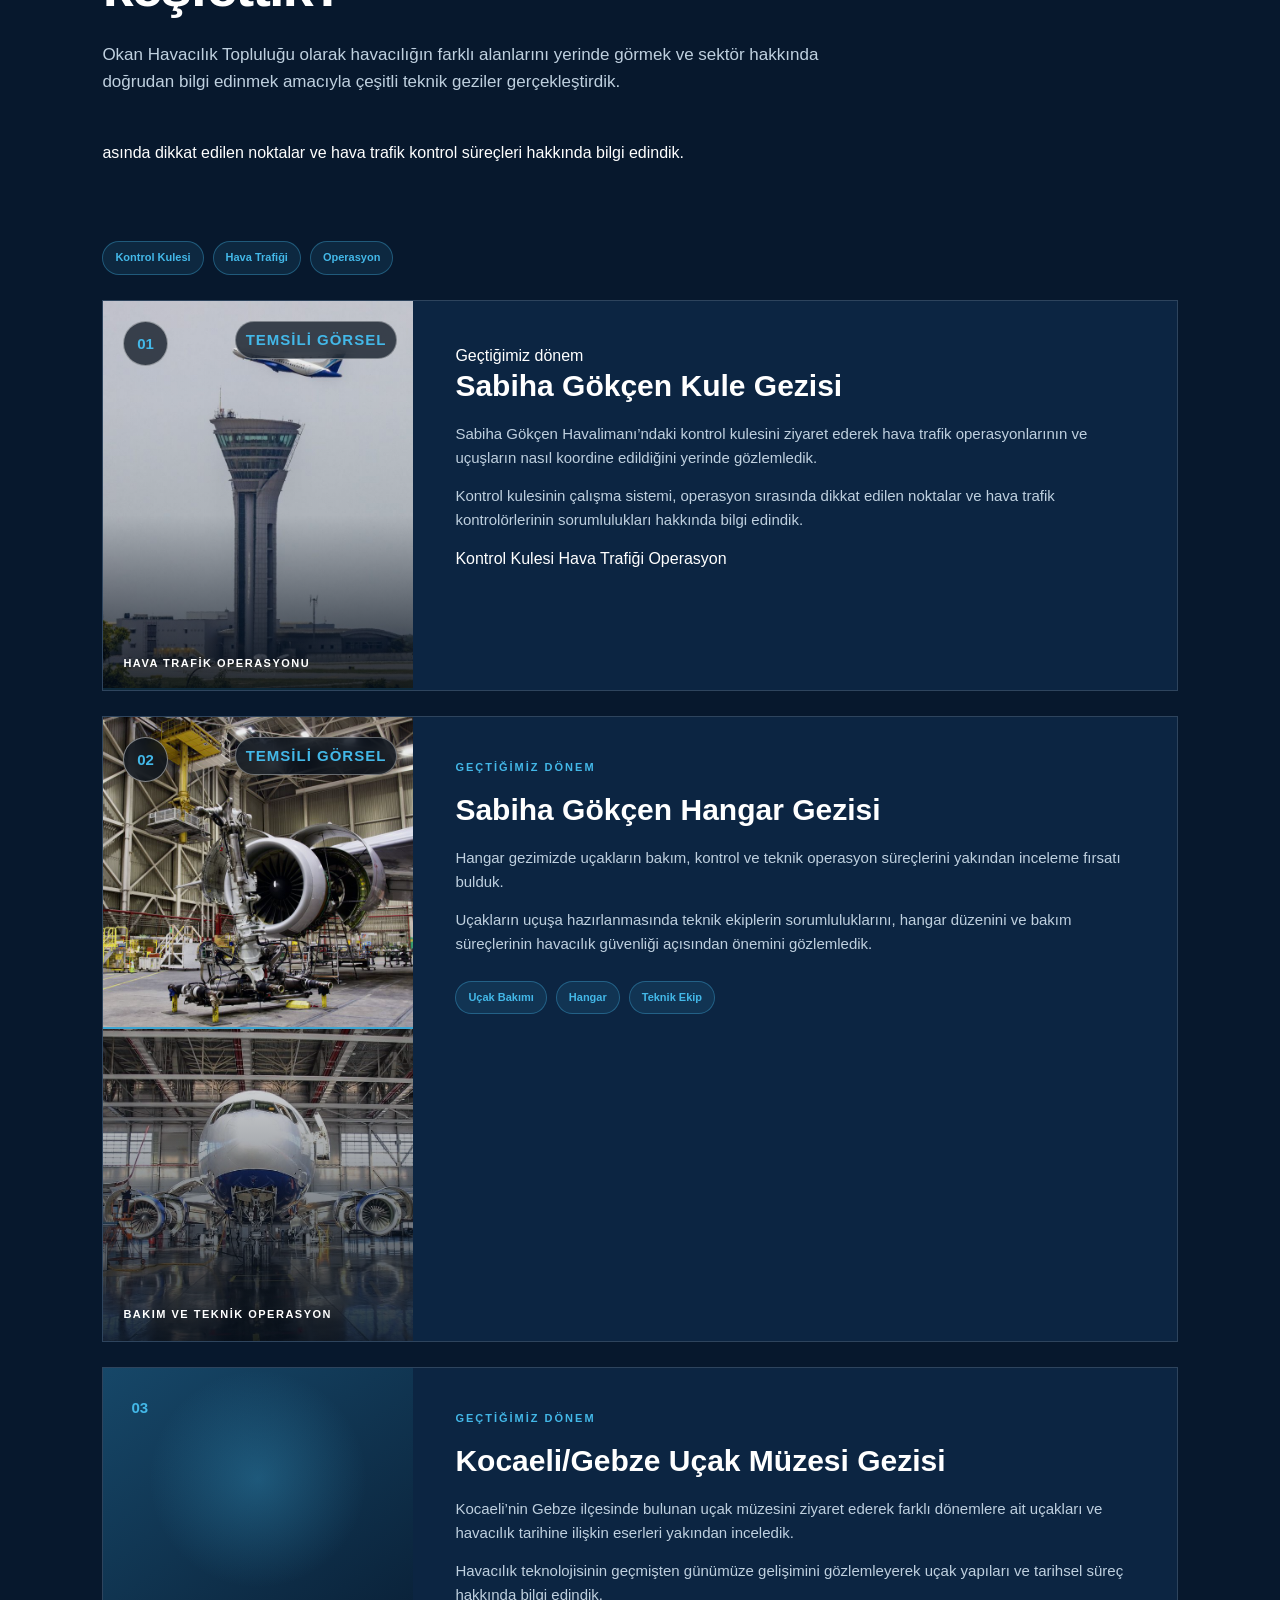
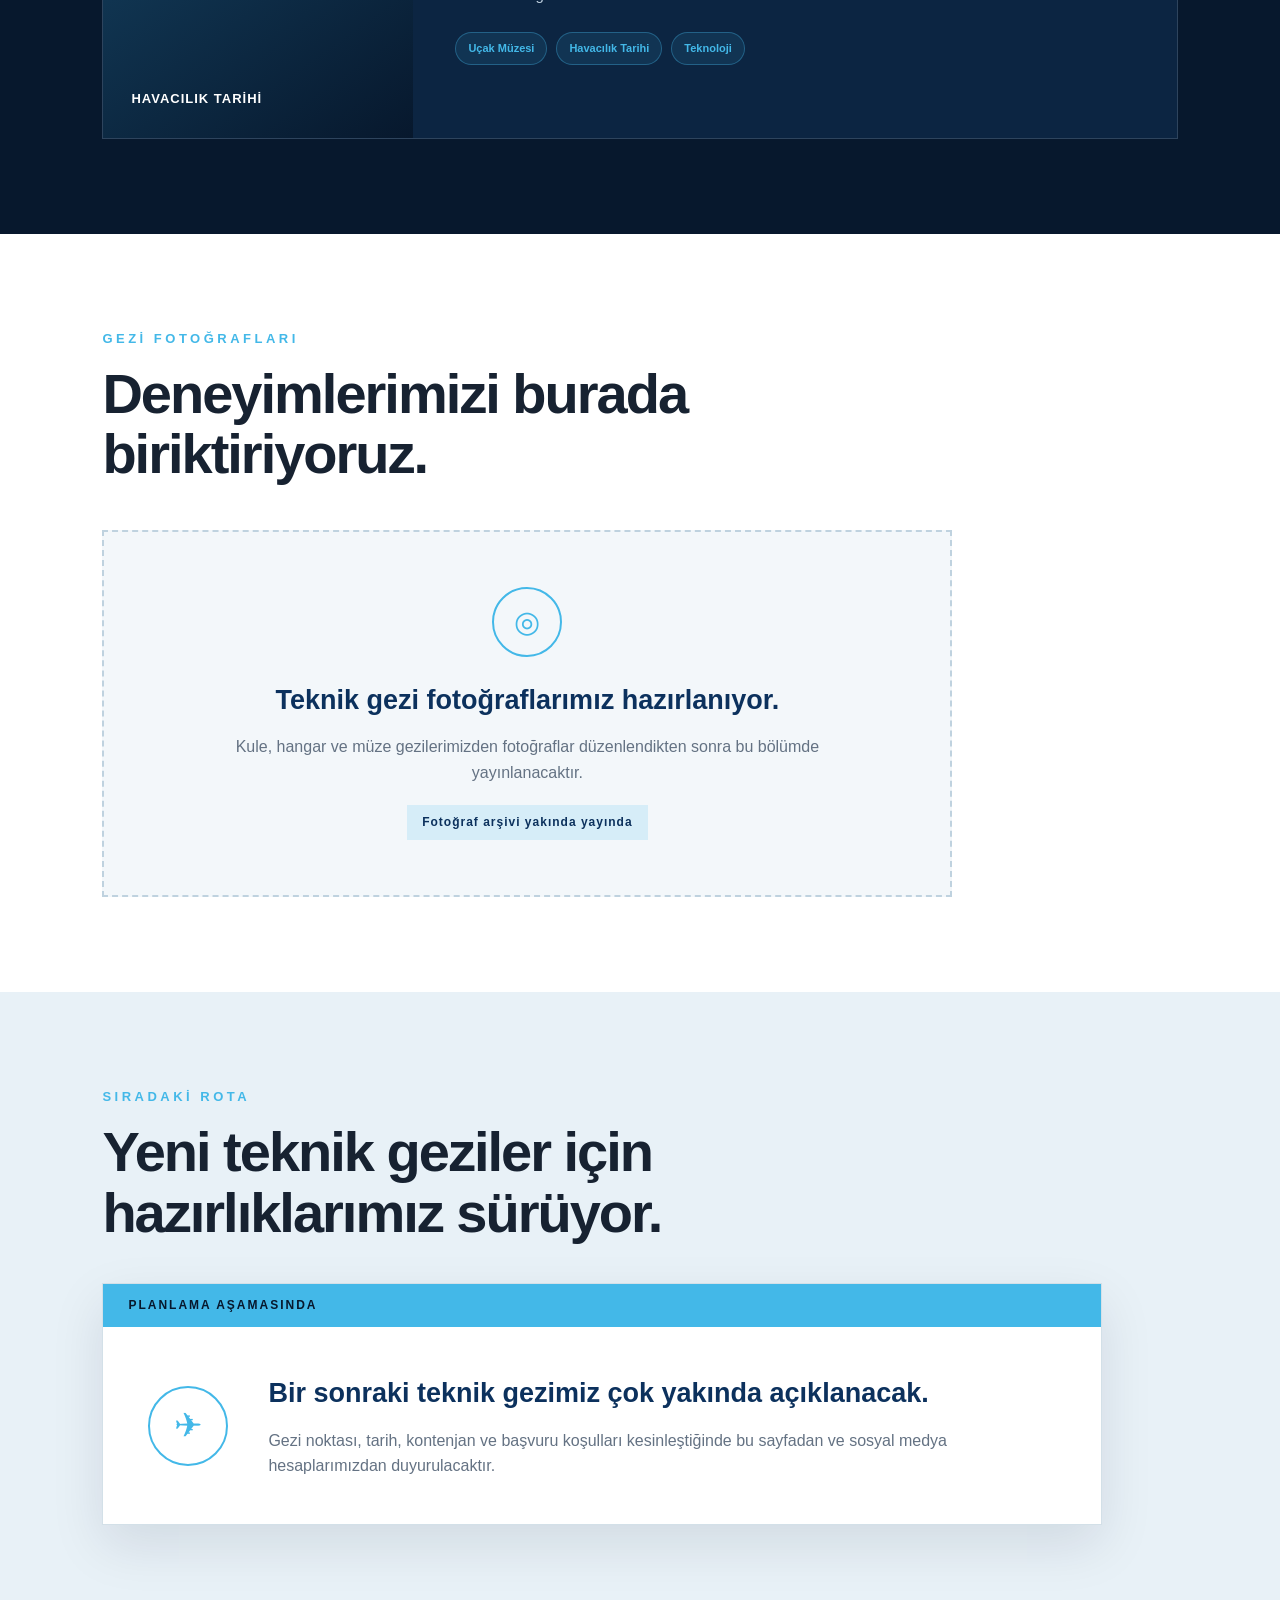
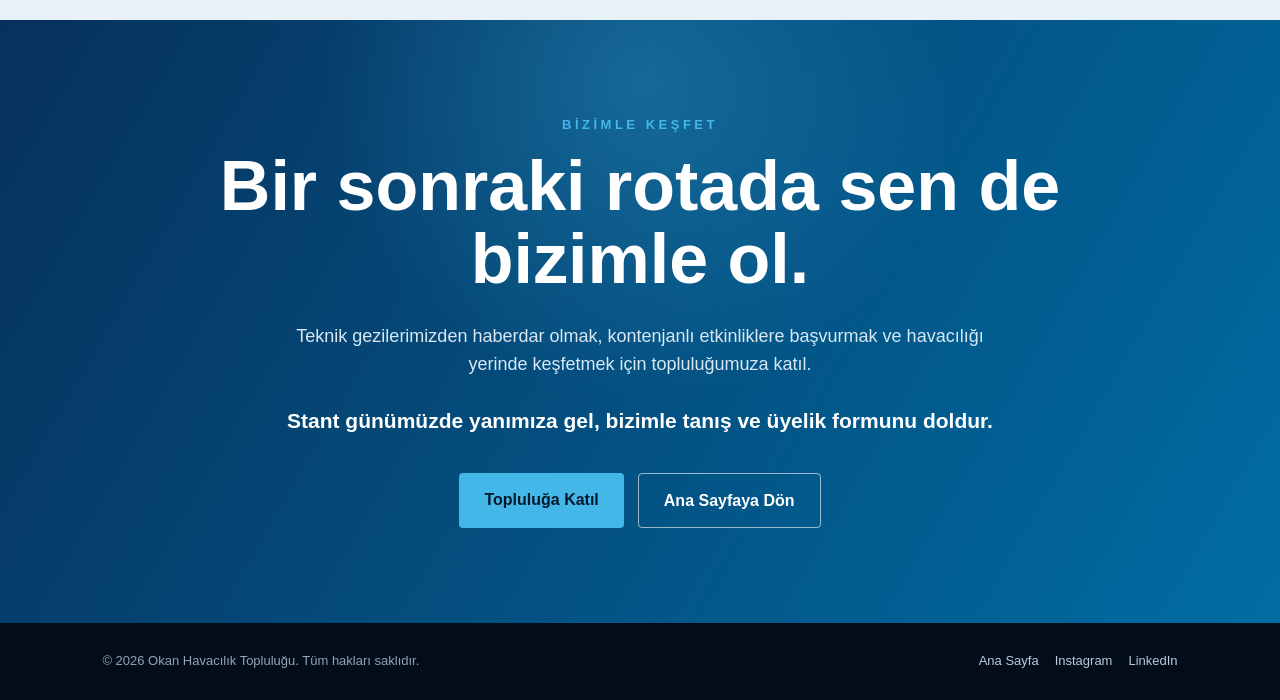
<file: teknik-geziler.html>
<!DOCTYPE html>
<html lang="tr">

<head>
    <meta charset="UTF-8">

    <meta name="viewport"
          content="width=device-width, initial-scale=1.0">

    <meta name="description"
          content="Okan Havacılık Topluluğu teknik gezileri ve geçmiş gezi arşivi.">

    <title>
        Teknik Geziler | Okan Havacılık Topluluğu
    </title>

    <link rel="stylesheet" href="./style.css">
</head>

<body class="technical-page">

    <!-- ÜST MENÜ -->

    <header class="technical-header">

        <a href="index.html" class="technical-logo">

            <div class="logo-icon">
                ✈
            </div>

            <div>
                OKAN
                <span>HAVACILIK</span>
                TOPLULUĞU
            </div>

        </a>

        <nav>
            <a href="index.html">Ana Sayfa</a>
            <a href="#gezilerimiz">Gezilerimiz</a>
            <a href="#yaklasan-gezi">Yaklaşan Gezi</a>
            <a href="#katilim">Katılım</a>
        </nav>

    </header>


    <main>

        <!-- KARŞILAMA ALANI -->

        <section class="technical-hero">

            <div class="technical-hero-content">

                <div class="small-title">
                    Okan Havacılık Topluluğu
                </div>

                <h1>
                    Havacılığı yalnızca anlatmıyor,
                    <span>yerinde keşfediyoruz.</span>
                </h1>

                <p>
                    Havalimanlarından hangarlara, kontrol kulelerinden
                    havacılık müzelerine kadar sektörün farklı çalışma
                    alanlarını teknik gezilerimizle yakından tanıyoruz.
                </p>

                <div class="buttons">

                    <a href="#gezilerimiz"
                       class="button button-primary">

                        Geçmiş Gezileri Gör

                    </a>

                    <a href="#yaklasan-gezi"
                       class="button button-secondary">

                        Yaklaşan Geziler

                    </a>

                </div>

            </div>

        </section>


        <!-- TEKNİK GEZİLERİN AMACI -->

        <section class="technical-purpose">

            <div>

                <div class="section-label">
                    Yerinde Öğrenme
                </div>

                <h2 class="section-title">
                    Teorik bilgiyi gerçek operasyonlarla
                    buluşturuyoruz.
                </h2>

            </div>

            <div class="technical-purpose-text">

                <p>
                    Teknik gezilerimizde öğrencilerin havacılık
                    sektörünün farklı çalışma alanlarını doğrudan
                    gözlemlemesini amaçlıyoruz.
                </p>

                <p>
                    Operasyon süreçlerini, çalışma ortamlarını,
                    kullanılan ekipmanları ve farklı meslek
                    gruplarının sorumluluklarını sektörün içinde
                    inceleme fırsatı buluyoruz.
                </p>

                <p>
                    Böylece öğrenciler yalnızca bilgi edinmekle
                    kalmıyor; gelecekte çalışmak istedikleri alanları
                    daha bilinçli şekilde keşfedebiliyor.
                </p>

            </div>

        </section>


        <!-- GEÇMİŞ TEKNİK GEZİLER -->

        <section class="technical-trips"
                 id="gezilerimiz">

            <div class="section-label">
                Gezi Arşivimiz
            </div>

            <h2 class="section-title">
                Geçmiş dönemde nereleri keşfettik?
            </h2>

            <p class="technical-trips-description">
                Okan Havacılık Topluluğu olarak havacılığın farklı
                alanlarını yerinde görmek ve sektör hakkında doğrudan
                bilgi edinmek amacıyla çeşitli teknik geziler
                gerçekleştirdik.
            </p>

            <div class="technical-trip-grid">

                asında dikkat edilen
                            noktalar ve hava trafik kontrol
                            süreçleri hakkında bilgi edindik.
                        </p>

                        <div class="technical-trip-tags">

                            <span>Kontrol Kulesi</span>
                            <span>Hava Trafiği</span>
                            <span>Operasyon</span>

                        </div>
<!-- 01 - SABİHA GÖKÇEN KULE GEZİSİ -->

<article class="technical-trip-card">

    <!-- SOLDAKİ TEK KULE FOTOĞRAFI -->

    <div class="technical-trip-visual technical-photo-area tower-single-photo">

        <img src="atc-kule-dis.jpg"
             alt="Kontrol kulesi temsili görseli">

        <span class="technical-photo-number">01</span>

        <span class="representative-label">
            Temsili görsel
        </span>

        <div class="trip-category">
            Hava Trafik Operasyonu
        </div>

    </div>


    <!-- SAĞDAKİ AÇIKLAMA -->

    <div class="technical-trip-content">

        <div class="trip-label">
            Geçtiğimiz dönem
        </div>

        <h3>
            Sabiha Gökçen Kule Gezisi
        </h3>

        <p>
            Sabiha Gökçen Havalimanı’ndaki kontrol kulesini ziyaret
            ederek hava trafik operasyonlarının ve uçuşların nasıl
            koordine edildiğini yerinde gözlemledik.
        </p>

        <p>
            Kontrol kulesinin çalışma sistemi, operasyon sırasında
            dikkat edilen noktalar ve hava trafik kontrolörlerinin
            sorumlulukları hakkında bilgi edindik.
        </p>

        <div class="trip-tags">
            <span>Kontrol Kulesi</span>
            <span>Hava Trafiği</span>
            <span>Operasyon</span>
        </div>

    </div>

</article>

                <!-- SABİHA GÖKÇEN HANGAR GEZİSİ -->

                <article class="technical-trip-card">

                    <div class="technical-trip-visual technical-photo-area">

    <img src="hangar-pervane.jpg"
         alt="Uçak pervanesi temsili hangar görseli">

    <img src="hangar-ucak.jpg"
         alt="Hangarda bulunan uçak temsili görseli">

    <span class="technical-photo-number">
        02
    </span>

    <span class="representative-label">
        Temsili görsel
    </span>

    <div class="trip-category">
        Bakım ve Teknik Operasyon
    </div>

</div>

                    <div class="technical-trip-content">

                        <div class="technical-trip-period">
                            GEÇTİĞİMİZ DÖNEM
                        </div>

                        <h3>
                            Sabiha Gökçen Hangar Gezisi
                        </h3>

                        <p>
                            Hangar gezimizde uçakların bakım,
                            kontrol ve teknik operasyon süreçlerini
                            yakından inceleme fırsatı bulduk.
                        </p>

                        <p>
                            Uçakların uçuşa hazırlanmasında teknik
                            ekiplerin sorumluluklarını, hangar
                            düzenini ve bakım süreçlerinin havacılık
                            güvenliği açısından önemini gözlemledik.
                        </p>

                        <div class="technical-trip-tags">

                            <span>Uçak Bakımı</span>
                            <span>Hangar</span>
                            <span>Teknik Ekip</span>

                        </div>

                    </div>

                </article>


                <!-- KOCAELİ / GEBZE UÇAK MÜZESİ -->

                <article class="technical-trip-card">

                    <div class="technical-trip-visual museum-visual">

                        <span>
                            03
                        </span>

                        <div class="trip-category">
                            Havacılık Tarihi
                        </div>

                    </div>

                    <div class="technical-trip-content">

                        <div class="technical-trip-period">
                            GEÇTİĞİMİZ DÖNEM
                        </div>

                        <h3>
                            Kocaeli/Gebze Uçak Müzesi Gezisi
                        </h3>

                        <p>
                            Kocaeli’nin Gebze ilçesinde bulunan uçak
                            müzesini ziyaret ederek farklı dönemlere
                            ait uçakları ve havacılık tarihine ilişkin
                            eserleri yakından inceledik.
                        </p>

                        <p>
                            Havacılık teknolojisinin geçmişten
                            günümüze gelişimini gözlemleyerek uçak
                            yapıları ve tarihsel süreç hakkında
                            bilgi edindik.
                        </p>

                        <div class="technical-trip-tags">

                            <span>Uçak Müzesi</span>
                            <span>Havacılık Tarihi</span>
                            <span>Teknoloji</span>

                        </div>

                    </div>

                </article>

            </div>

        </section>


        <!-- FOTOĞRAF ARŞİVİ -->

        <section class="technical-gallery">

            <div class="section-label">
                Gezi Fotoğrafları
            </div>

            <h2 class="section-title">
                Deneyimlerimizi burada biriktiriyoruz.
            </h2>

            <div class="technical-gallery-placeholder">

                <div class="gallery-icon">
                    ◎
                </div>

                <h3>
                    Teknik gezi fotoğraflarımız hazırlanıyor.
                </h3>

                <p>
                    Kule, hangar ve müze gezilerimizden fotoğraflar
                    düzenlendikten sonra bu bölümde yayınlanacaktır.
                </p>

                <span>
                    Fotoğraf arşivi yakında yayında
                </span>

            </div>

        </section>


        <!-- YAKLAŞAN GEZİ -->

        <section class="next-technical-trip"
                 id="yaklasan-gezi">

            <div class="section-label">
                Sıradaki Rota
            </div>

            <h2 class="section-title">
                Yeni teknik geziler için hazırlıklarımız sürüyor.
            </h2>

            <article class="next-trip-card">

                <div class="next-trip-status">
                    PLANLAMA AŞAMASINDA
                </div>

                <div class="next-trip-content">

                    <div class="next-trip-symbol">
                        ✈
                    </div>

                    <div>

                        <h3>
                            Bir sonraki teknik gezimiz çok yakında
                            açıklanacak.
                        </h3>

                        <p>
                            Gezi noktası, tarih, kontenjan ve başvuru
                            koşulları kesinleştiğinde bu sayfadan ve
                            sosyal medya hesaplarımızdan duyurulacaktır.
                        </p>

                    </div>

                </div>

            </article>

        </section>


        <!-- KATILIM ÇAĞRISI -->

        <section class="technical-participation"
                 id="katilim">

            <div class="technical-participation-content">

                <div class="section-label">
                    Bizimle Keşfet
                </div>

                <h2>
                    Bir sonraki rotada sen de bizimle ol.
                </h2>

                <p>
                    Teknik gezilerimizden haberdar olmak, kontenjanlı
                    etkinliklere başvurmak ve havacılığı yerinde
                    keşfetmek için topluluğumuza katıl.
                </p>

                <p class="technical-participation-highlight">
                    Stant günümüzde yanımıza gel, bizimle tanış ve
                    üyelik formunu doldur.
                </p>

                <div class="buttons technical-buttons">

                    <a href="index.html#basvuru"
                       class="button button-primary">

                        Topluluğa Katıl

                    </a>

                    <a href="index.html"
                       class="button button-secondary">

                        Ana Sayfaya Dön

                    </a>

                </div>

            </div>

        </section>

    </main>


    <footer>

        <span>
            © 2026 Okan Havacılık Topluluğu.
            Tüm hakları saklıdır.
        </span>

        <div class="social-links">
            <a href="index.html">Ana Sayfa</a>
            <a href="#">Instagram</a>
            <a href="#">LinkedIn</a>
        </div>

    </footer>

</body>

</html>
</file>
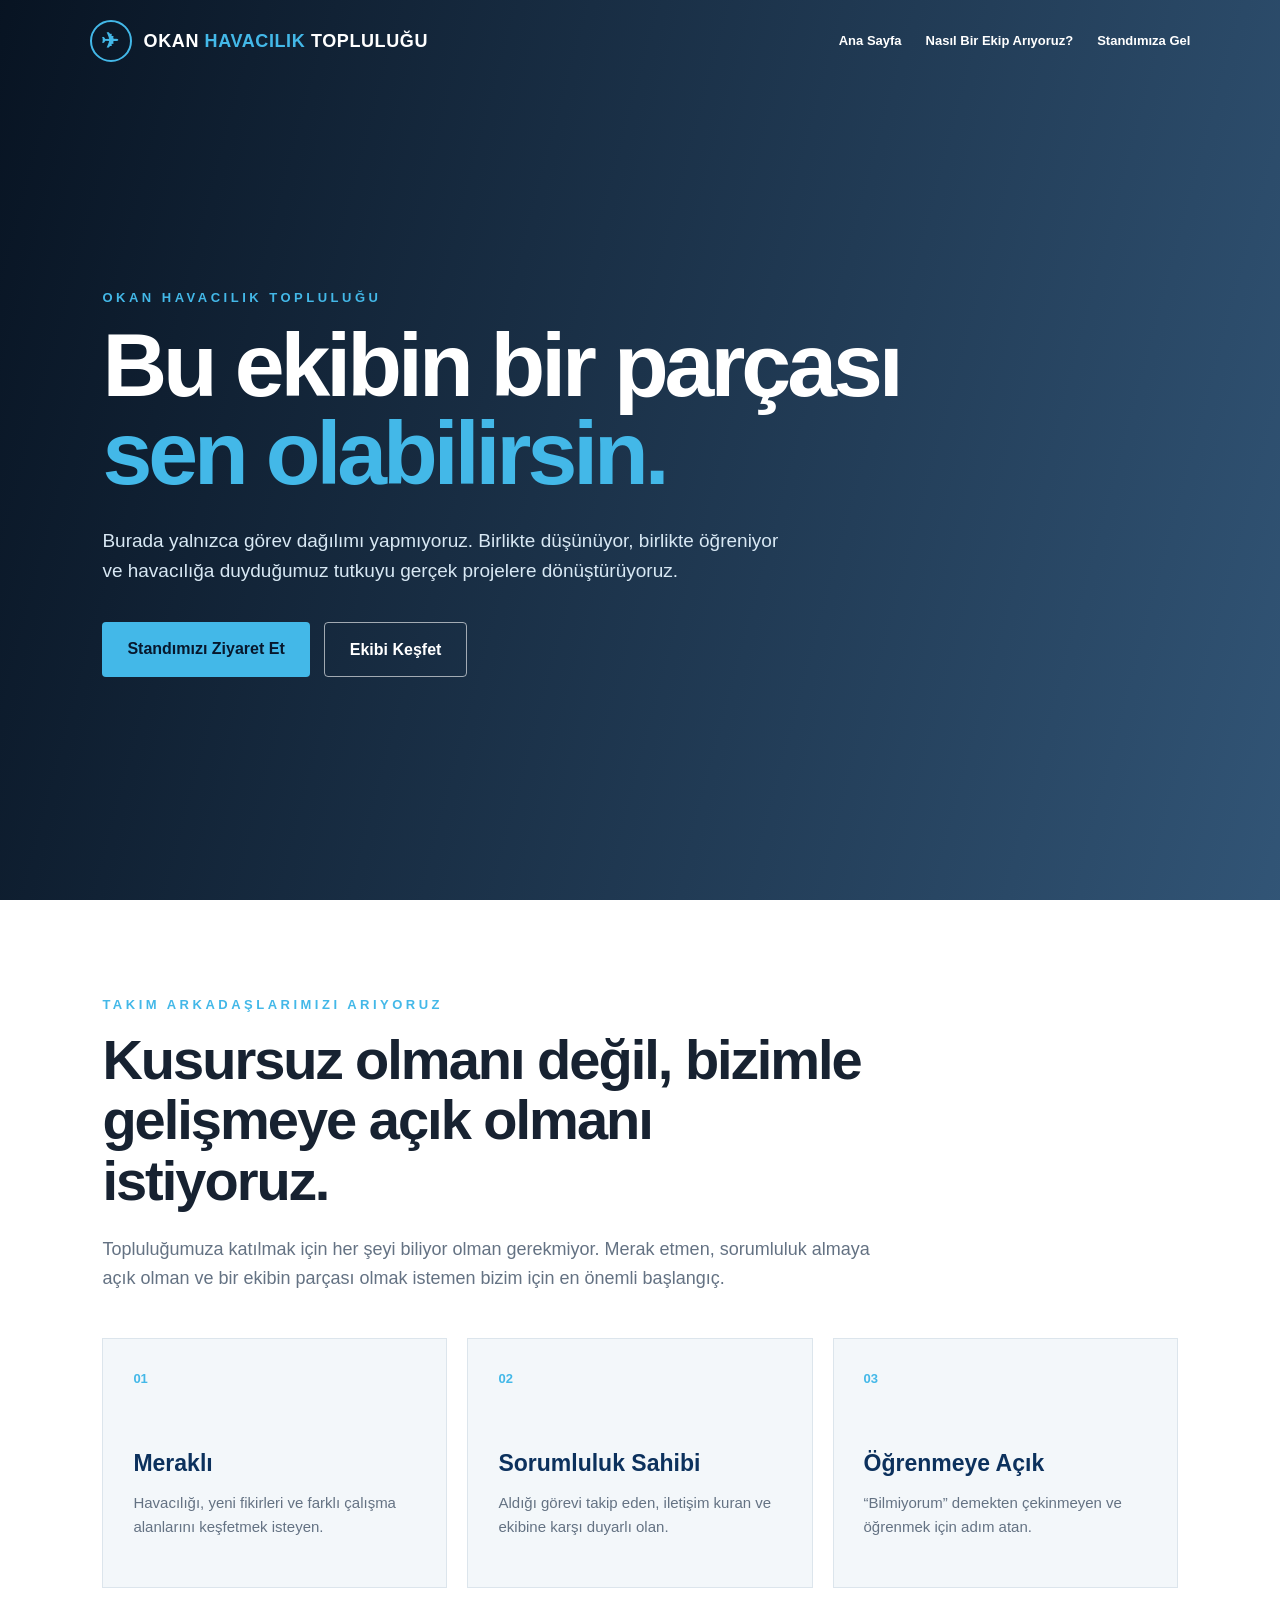
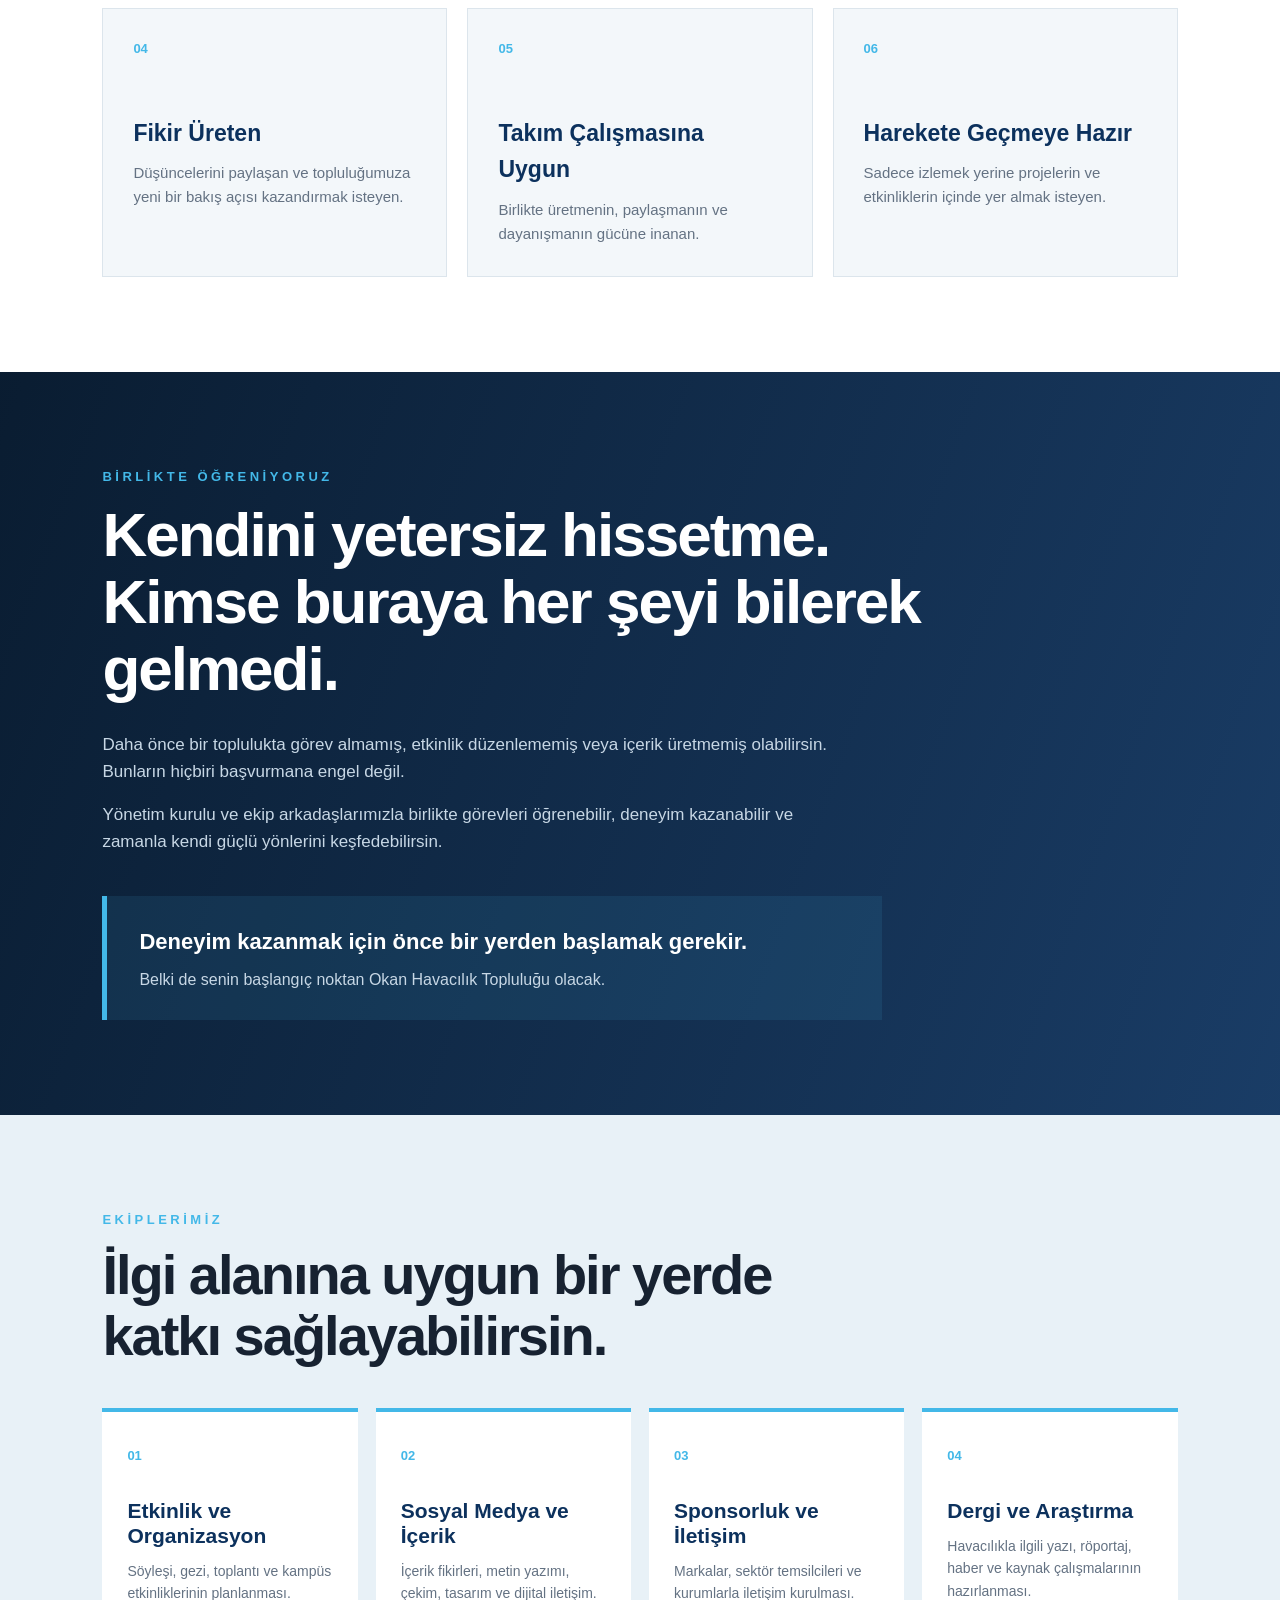
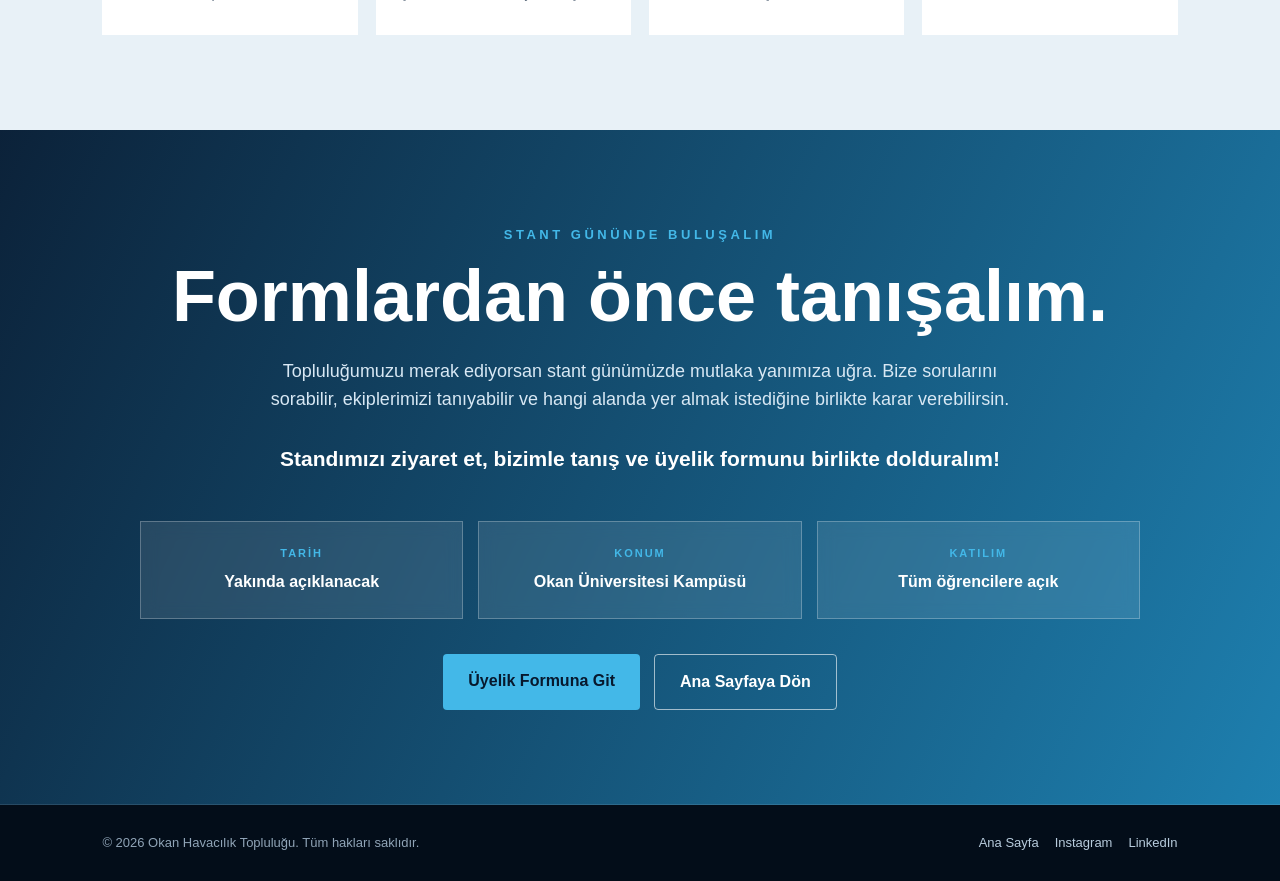
<file: yonetim-kurulu.html>
<!DOCTYPE html>
<html lang="tr">

<head>
    <meta charset="UTF-8">

    <meta name="viewport"
          content="width=device-width, initial-scale=1.0">

    <meta name="description"
          content="Okan Üniversitesi Havacılık Topluluğu yönetim kurulu ve ekip başvuruları.">

    <title>
        Yönetim Kurulu | Okan Havacılık Topluluğu
    </title>

    <!-- AYNI CSS DOSYASINI KULLANIYORUZ -->
    <link rel="stylesheet" href="style.css">
</head>

<body class="board-page">

    <!-- ÜST MENÜ -->

    <header class="board-header">

        <a href="index.html" class="board-logo">

            <div class="logo-icon">
                ✈
            </div>

            <div>
                OKAN
                <span>HAVACILIK</span>
                TOPLULUĞU
            </div>

        </a>

        <nav>
            <a href="index.html">Ana Sayfa</a>
            <a href="#aradigimiz-ekip">Nasıl Bir Ekip Arıyoruz?</a>
            <a href="#stand">Standımıza Gel</a>
        </nav>

    </header>


    <main>

        <!-- YÖNETİM KURULU KARŞILAMA ALANI -->

        <section class="board-hero">

            <div class="board-hero-content">

                <div class="small-title">
                    Okan Havacılık Topluluğu
                </div>

                <h1>
                    Bu ekibin bir parçası
                    <span>sen olabilirsin.</span>
                </h1>

                <p>
                    Burada yalnızca görev dağılımı yapmıyoruz.
                    Birlikte düşünüyor, birlikte öğreniyor ve
                    havacılığa duyduğumuz tutkuyu gerçek projelere
                    dönüştürüyoruz.
                </p>

                <div class="buttons">

                    <a href="#stand"
                       class="button button-primary">

                        Standımızı Ziyaret Et

                    </a>

                    <a href="#aradigimiz-ekip"
                       class="button button-secondary">

                        Ekibi Keşfet

                    </a>

                </div>

            </div>

        </section>


        <!-- NASIL EKİP ARKADAŞLARI ARIYORUZ? -->

        <section class="candidate-section"
                 id="aradigimiz-ekip">

            <div class="section-label">
                Takım Arkadaşlarımızı Arıyoruz
            </div>

            <h2 class="section-title">
                Kusursuz olmanı değil, bizimle gelişmeye açık olmanı istiyoruz.
            </h2>

            <p class="candidate-introduction">
                Topluluğumuza katılmak için her şeyi biliyor olman
                gerekmiyor. Merak etmen, sorumluluk almaya açık olman
                ve bir ekibin parçası olmak istemen bizim için en
                önemli başlangıç.
            </p>

            <div class="candidate-grid">

                <article class="candidate-card">

                    <div class="candidate-number">
                        01
                    </div>

                    <h3>Meraklı</h3>

                    <p>
                        Havacılığı, yeni fikirleri ve farklı çalışma
                        alanlarını keşfetmek isteyen.
                    </p>

                </article>

                <article class="candidate-card">

                    <div class="candidate-number">
                        02
                    </div>

                    <h3>Sorumluluk Sahibi</h3>

                    <p>
                        Aldığı görevi takip eden, iletişim kuran ve
                        ekibine karşı duyarlı olan.
                    </p>

                </article>

                <article class="candidate-card">

                    <div class="candidate-number">
                        03
                    </div>

                    <h3>Öğrenmeye Açık</h3>

                    <p>
                        “Bilmiyorum” demekten çekinmeyen ve öğrenmek
                        için adım atan.
                    </p>

                </article>

                <article class="candidate-card">

                    <div class="candidate-number">
                        04
                    </div>

                    <h3>Fikir Üreten</h3>

                    <p>
                        Düşüncelerini paylaşan ve topluluğumuza yeni
                        bir bakış açısı kazandırmak isteyen.
                    </p>

                </article>

                <article class="candidate-card">

                    <div class="candidate-number">
                        05
                    </div>

                    <h3>Takım Çalışmasına Uygun</h3>

                    <p>
                        Birlikte üretmenin, paylaşmanın ve dayanışmanın
                        gücüne inanan.
                    </p>

                </article>

                <article class="candidate-card">

                    <div class="candidate-number">
                        06
                    </div>

                    <h3>Harekete Geçmeye Hazır</h3>

                    <p>
                        Sadece izlemek yerine projelerin ve
                        etkinliklerin içinde yer almak isteyen.
                    </p>

                </article>

            </div>

        </section>


        <!-- KENDİNİ YETERSİZ HİSSETME -->

        <section class="encouragement-section">

            <div class="encouragement-content">

                <div class="section-label">
                    Birlikte Öğreniyoruz
                </div>

                <h2>
                    Kendini yetersiz hissetme.
                    Kimse buraya her şeyi bilerek gelmedi.
                </h2>

                <p>
                    Daha önce bir toplulukta görev almamış,
                    etkinlik düzenlememiş veya içerik üretmemiş
                    olabilirsin. Bunların hiçbiri başvurmana engel değil.
                </p>

                <p>
                    Yönetim kurulu ve ekip arkadaşlarımızla birlikte
                    görevleri öğrenebilir, deneyim kazanabilir ve zamanla
                    kendi güçlü yönlerini keşfedebilirsin.
                </p>

                <div class="encouragement-message">
                    <strong>
                        Deneyim kazanmak için önce bir yerden
                        başlamak gerekir.
                    </strong>

                    <span>
                        Belki de senin başlangıç noktan Okan Havacılık
                        Topluluğu olacak.
                    </span>
                </div>

            </div>

        </section>


        <!-- EKİP ALANLARI -->

        <section class="departments-section">

            <div class="section-label">
                Ekiplerimiz
            </div>

            <h2 class="section-title">
                İlgi alanına uygun bir yerde katkı sağlayabilirsin.
            </h2>

            <div class="department-grid">

                <article class="department-card">
                    <span>01</span>
                    <h3>Etkinlik ve Organizasyon</h3>
                    <p>
                        Söyleşi, gezi, toplantı ve kampüs etkinliklerinin
                        planlanması.
                    </p>
                </article>

                <article class="department-card">
                    <span>02</span>
                    <h3>Sosyal Medya ve İçerik</h3>
                    <p>
                        İçerik fikirleri, metin yazımı, çekim,
                        tasarım ve dijital iletişim.
                    </p>
                </article>

                <article class="department-card">
                    <span>03</span>
                    <h3>Sponsorluk ve İletişim</h3>
                    <p>
                        Markalar, sektör temsilcileri ve kurumlarla
                        iletişim kurulması.
                    </p>
                </article>

                <article class="department-card">
                    <span>04</span>
                    <h3>Dergi ve Araştırma</h3>
                    <p>
                        Havacılıkla ilgili yazı, röportaj, haber ve
                        kaynak çalışmalarının hazırlanması.
                    </p>
                </article>

            </div>

        </section>


        <!-- STANT ÇAĞRISI -->

        <section class="stand-section" id="stand">

            <div class="stand-content">

                <div class="section-label">
                    Stant Gününde Buluşalım
                </div>

                <h2>
                    Formlardan önce tanışalım.
                </h2>

                <p>
                    Topluluğumuzu merak ediyorsan stant günümüzde
                    mutlaka yanımıza uğra. Bize sorularını sorabilir,
                    ekiplerimizi tanıyabilir ve hangi alanda yer almak
                    istediğine birlikte karar verebilirsin.
                </p>

                <p class="stand-highlight">
                    Standımızı ziyaret et, bizimle tanış ve üyelik
                    formunu birlikte dolduralım!
                </p>

                <div class="stand-information">

                    <div class="stand-information-item">
                        <span>TARİH</span>
                        <strong>Yakında açıklanacak</strong>
                    </div>

                    <div class="stand-information-item">
                        <span>KONUM</span>
                        <strong>Okan Üniversitesi Kampüsü</strong>
                    </div>

                    <div class="stand-information-item">
                        <span>KATILIM</span>
                        <strong>Tüm öğrencilere açık</strong>
                    </div>

                </div>

                <div class="buttons stand-buttons">

                    <a href="index.html#basvuru"
                       class="button button-primary">

                        Üyelik Formuna Git

                    </a>

                    <a href="index.html"
                       class="button button-secondary">

                        Ana Sayfaya Dön

                    </a>

                </div>

            </div>

        </section>

    </main>


    <footer>

        <span>
            © 2026 Okan Havacılık Topluluğu.
            Tüm hakları saklıdır.
        </span>

        <div class="social-links">
            <a href="index.html">Ana Sayfa</a>
            <a href="#">Instagram</a>
            <a href="#">LinkedIn</a>
        </div>

    </footer>

</body>

</html>
</file>
<file: style.css>
/* TEMEL RENKLER */

:root {
    --dark-navy: #07182d;
    --navy: #0c315d;
    --sky-blue: #43b8e8;
    --light-blue: #72d2f4;
    --white: #ffffff;
    --light-background: #f3f7fa;
    --text-color: #172231;
    --gray-text: #647283;
}


/* TÜM SAYFAYI SIFIRLAMA */

* {
    margin: 0;
    padding: 0;
    box-sizing: border-box;
}


/* SAYFADA YUMUŞAK KAYDIRMA */

html {
    scroll-behavior: smooth;
    scroll-padding-top: 80px;
}


/* SAYFANIN GENEL GÖRÜNÜMÜ */

body {
    font-family: Arial, Helvetica, sans-serif;
    background-color: var(--light-background);
    color: var(--text-color);
    line-height: 1.6;
}


/* ÜST MENÜ */

header {
    width: 100%;
    padding: 20px 7%;

    display: flex;
    justify-content: space-between;
    align-items: center;

    position: absolute;
    top: 0;
    left: 0;

    z-index: 10;
    color: var(--white);
}


/* LOGO ALANI */

.logo {
    display: flex;
    align-items: center;
    gap: 12px;

    font-size: 36px;
    font-weight: 800;
    letter-spacing: 0.6px;
}

.logo span {
    color: var(--sky-blue);
}

.logo-icon {
    width: 42px;
    height: 42px;

    display: grid;
    place-items: center;

    border: 2px solid var(--sky-blue);
    border-radius: 50%;

    color: var(--sky-blue);
    font-size: 21px;
}

/* MENÜ BAĞLANTILARI */

nav {
    display: flex;
    align-items: center;
    gap: 24px;
}

nav a {
    color: var(--white);
    text-decoration: none;

    font-size: 13px;
    font-weight: 700;

    transition: 0.25s;
}

nav a:hover {
    color: var(--sky-blue);
}


/* ANA KARŞILAMA ALANI */

.hero {
    min-height: 100vh;
    padding: 150px 8% 90px;

    display: flex;
    align-items: center;

    background:
        linear-gradient(
            105deg,
            rgba(3, 15, 30, 0.98),
            rgba(7, 49, 89, 0.76)
        ),
        url("https://images.unsplash.com/photo-1436491865332-7a61a109cc05?auto=format&fit=crop&w=2000&q=85");

    background-size: cover;
    background-position: center;

    color: var(--white);
}

.hero-content {
    max-width: 900px;
}

.small-title,
.section-label {
    color: var(--sky-blue);

    font-size: 13px;
    font-weight: 800;
    letter-spacing: 3.5px;

    text-transform: uppercase;
    margin-bottom: 14px;
}

.hero h1 {
    font-size: clamp(48px, 8vw, 98px);
    line-height: 0.96;
    letter-spacing: -4px;

    margin-bottom: 26px;
}

.hero h1 span {
    display: block;
    color: var(--sky-blue);
}

.hero p {
    max-width: 680px;

    font-size: 19px;
    color: #d8e8f4;

    margin-bottom: 36px;
}


/* BUTONLAR */

.buttons {
    display: flex;
    gap: 14px;
    flex-wrap: wrap;
}

.button {
    display: inline-block;

    padding: 14px 25px;
    border-radius: 4px;

    text-decoration: none;
    font-weight: 800;

    transition: 0.25s;
}

.button-primary {
    background-color: var(--sky-blue);
    color: var(--dark-navy);
}

.button-primary:hover {
    background-color: var(--light-blue);
    transform: translateY(-3px);
}

.button-secondary {
    border: 1px solid rgba(255, 255, 255, 0.6);
    color: var(--white);
}

.button-secondary:hover {
    background-color: var(--white);
    color: var(--dark-navy);
}


/* GENEL BÖLÜMLER */

section {
    padding: 95px 8%;
}

.section-title {
    max-width: 760px;

    font-size: clamp(34px, 5vw, 56px);
    line-height: 1.08;
    letter-spacing: -2px;

    margin-bottom: 24px;
}


/* HAKKIMIZDA */

.about {
    display: grid;
    grid-template-columns: 1fr 1fr;

    gap: 75px;
    align-items: center;

    background-color: var(--white);
}

.about-text p {
    color: var(--gray-text);
    font-size: 17px;

    margin-bottom: 15px;
}

.about-image {
    min-height: 430px;
    padding: 42px;

    display: flex;
    flex-direction: column;
    justify-content: flex-end;

    background:
        linear-gradient(
            rgba(5, 27, 51, 0.05),
            rgba(5, 27, 51, 0.94)
        ),
        url("https://images.unsplash.com/photo-1529074963764-98f45c47344b?auto=format&fit=crop&w=1200&q=85");

    background-size: cover;
    background-position: center;

    color: var(--white);
    border-radius: 7px;
}

.about-image h3 {
    font-size: 30px;
    margin-bottom: 8px;
}

.about-image p {
    color: #dcebf5;
}


/* VİZYON */

.vision {
    text-align: center;
    background-color: #e8f1f7;
}

.vision .section-title {
    margin-left: auto;
    margin-right: auto;
}

.vision-description {
    max-width: 790px;
    margin: 0 auto;

    color: var(--gray-text);
    font-size: 17px;
}


/* DEĞERLER */

.values {
    display: grid;
    grid-template-columns: repeat(4, 1fr);

    gap: 18px;
    margin-top: 45px;
}

.value-card {
    padding: 27px 20px;

    background-color: var(--white);
    border-top: 4px solid var(--sky-blue);
}

.value-card h3 {
    color: var(--navy);
    font-size: 18px;

    margin-bottom: 5px;
}

.value-card p {
    color: var(--gray-text);
    font-size: 14px;
}


/* FAALİYETLER */

.activities {
    background-color: var(--dark-navy);
    color: var(--white);
}

.activity-grid {
    display: grid;
    grid-template-columns: repeat(3, 1fr);

    gap: 20px;
    margin-top: 45px;
}

.activity-card {
    min-height: 285px;
    padding: 32px;

    display: flex;
    flex-direction: column;

    background-color: #0c2542;
    border: 1px solid rgba(255, 255, 255, 0.14);

    transition: 0.3s;
}

.activity-card:hover {
    background-color: var(--navy);
    border-color: var(--sky-blue);

    transform: translateY(-7px);
}

.card-number {
    color: var(--sky-blue);

    font-size: 13px;
    font-weight: 800;

    margin-bottom: auto;
}

.activity-card h3 {
    font-size: 25px;
    margin: 24px 0 10px;
}

.activity-card p {
    color: #bfd0df;
    font-size: 15px;
}

.activity-card a {
    margin-top: 18px;

    color: var(--sky-blue);
    text-decoration: none;
    font-weight: 800;
}


/* ETKİNLİK TAKVİMİ */

.calendar {
    background-color: var(--white);
}

.event-grid {
    display: grid;
    grid-template-columns: repeat(3, 1fr);

    gap: 20px;
    margin-top: 42px;
}

.event-card {
    display: grid;
    grid-template-columns: 78px 1fr;

    gap: 20px;
    padding: 28px;

    border: 1px solid #dce5ec;
    border-radius: 6px;
}

.event-number {
    color: var(--navy);

    font-size: 32px;
    font-weight: 900;
    line-height: 1;
}

.event-number span {
    display: block;

    color: var(--sky-blue);
    font-size: 11px;
    letter-spacing: 1px;

    margin-top: 7px;
}

.event-card h3 {
    font-size: 20px;
    margin-bottom: 7px;
}

.event-card p {
    color: var(--gray-text);
    font-size: 14px;
}


/* KADROMUZ */

.team {
    text-align: center;
}

.team .section-title {
    margin-left: auto;
    margin-right: auto;
}

.team-description {
    max-width: 700px;
    margin: 0 auto 38px;

    color: var(--gray-text);
}

.team-grid {
    display: grid;
    grid-template-columns: repeat(4, 1fr);

    gap: 17px;
}

.team-card {
    padding: 27px;

    background-color: var(--white);
    border: 1px solid #dae4eb;
}

.team-icon {
    font-size: 30px;
    margin-bottom: 12px;
}

.team-card h3 {
    color: var(--navy);
    font-size: 18px;
}

.team-card p {
    color: var(--gray-text);
    font-size: 14px;

    margin-top: 7px;
}


/* BAŞVURU ALANI */

.application {
    text-align: center;
    color: var(--white);

    background:
        linear-gradient(
            110deg,
            rgba(6, 32, 61, 0.97),
            rgba(12, 73, 123, 0.88)
        ),
        url("https://images.unsplash.com/photo-1521295121783-8a321d551ad2?auto=format&fit=crop&w=1800&q=80");

    background-size: cover;
    background-position: center;
}

.application h2 {
    font-size: clamp(36px, 5vw, 60px);
    line-height: 1.05;

    margin-bottom: 17px;
}

.application p {
    max-width: 720px;
    margin: 0 auto 29px;

    color: #d8e8f4;
}

.application-buttons {
    justify-content: center;
}


/* ALT BİLGİ */

footer {
    padding: 28px 8%;

    display: flex;
    justify-content: space-between;

    gap: 20px;

    background-color: #030d19;
    color: #90a4b7;

    font-size: 13px;
}

.social-links {
    display: flex;
    gap: 16px;
}

.social-links a {
    color: #b8ccdd;
    text-decoration: none;
}

.social-links a:hover {
    color: var(--sky-blue);
}


/* TABLET UYUMU */

@media (max-width: 980px) {

    nav {
        display: none;
    }

    .about {
        grid-template-columns: 1fr;
    }

    .activity-grid,
    .event-grid {
        grid-template-columns: 1fr 1fr;
    }

    .values,
    .team-grid {
        grid-template-columns: 1fr 1fr;
    }

    .hero h1 {
        letter-spacing: -2px;
    }
}


/* TELEFON UYUMU */

@media (max-width: 620px) {

    header {
        padding: 17px 6%;
    }

    .logo {
        font-size: 14px;
    }

    .hero,
    section {
        padding-left: 6%;
        padding-right: 6%;
    }

    .hero h1 {
        font-size: 48px;
    }

    .activity-grid,
    .event-grid,
    .values,
    .team-grid {
        grid-template-columns: 1fr;
    }

    .event-card {
        grid-template-columns: 62px 1fr;
    }

    footer {
        flex-direction: column;
        text-align: center;
    }

    .social-links {
        justify-content: center;
    }
}@media (max-width: 620px) {

    .logo {
        top: 20px;
        right: 6%;
    }

    .logo img {
        width: 125px;
    }

}
/* ===================================== */
/* YÖNETİM KURULU KART BAĞLANTISI        */
/* ===================================== */

.team-card-link {
    display: block;

    color: inherit;
    text-decoration: none;

    cursor: pointer;
    transition: 0.3s;
}

.team-card-link:hover {
    background-color: var(--navy);
    border-color: var(--sky-blue);

    transform: translateY(-7px);
}

.team-card-link:hover h3,
.team-card-link:hover p {
    color: var(--white);
}

.card-link-text {
    display: block;

    margin-top: 18px;

    color: var(--sky-blue);
    font-size: 14px;
    font-weight: 800;
}


/* ===================================== */
/* YÖNETİM KURULU SAYFASI                */
/* ===================================== */

.board-page {
    background-color: var(--light-background);
}


/* YÖNETİM KURULU ÜST MENÜSÜ */

.board-header {
    position: absolute;

    background-color: transparent;
}

.board-logo {
    display: flex;
    align-items: center;
    gap: 12px;

    color: var(--white);
    text-decoration: none;

    font-size: 18px;
    font-weight: 800;
    letter-spacing: 0.6px;
}

.board-logo span {
    color: var(--sky-blue);
}


/* YÖNETİM KURULU KARŞILAMA ALANI */

.board-hero {
    min-height: 100vh;
    padding: 165px 8% 100px;

    display: flex;
    align-items: center;

    color: var(--white);

    background:
        linear-gradient(
            105deg,
            rgba(3, 15, 30, 0.98),
            rgba(7, 49, 89, 0.82)
        ),
        url("https://images.unsplash.com/photo-1521737711867-e3b97375f902?auto=format&fit=crop&w=1800&q=85");

    background-size: cover;
    background-position: center;
}

.board-hero-content {
    max-width: 900px;
}

.board-hero h1 {
    max-width: 900px;

    font-size: clamp(48px, 7vw, 90px);
    line-height: 0.98;
    letter-spacing: -4px;

    margin-bottom: 28px;
}

.board-hero h1 span {
    display: block;
    color: var(--sky-blue);
}

.board-hero p {
    max-width: 700px;

    color: #d8e8f4;
    font-size: 19px;

    margin-bottom: 35px;
}


/* NASIL EKİP ARKADAŞLARI ARIYORUZ? */

.candidate-section {
    background-color: var(--white);
}

.candidate-introduction {
    max-width: 780px;

    color: var(--gray-text);
    font-size: 18px;

    margin-bottom: 45px;
}

.candidate-grid {
    display: grid;
    grid-template-columns: repeat(3, 1fr);

    gap: 20px;
}

.candidate-card {
    min-height: 250px;
    padding: 30px;

    background-color: var(--light-background);
    border: 1px solid #dce5ec;

    transition: 0.3s;
}

.candidate-card:hover {
    border-color: var(--sky-blue);
    transform: translateY(-6px);
}

.candidate-number {
    color: var(--sky-blue);

    font-size: 13px;
    font-weight: 900;

    margin-bottom: 55px;
}

.candidate-card h3 {
    color: var(--navy);

    font-size: 23px;
    margin-bottom: 10px;
}

.candidate-card p {
    color: var(--gray-text);
    font-size: 15px;
}


/* KENDİNİ YETERSİZ HİSSETME BÖLÜMÜ */

.encouragement-section {
    color: var(--white);

    background:
        linear-gradient(
            110deg,
            rgba(5, 24, 45, 0.98),
            rgba(12, 49, 93, 0.94)
        );
}

.encouragement-content {
    max-width: 900px;
}

.encouragement-content h2 {
    max-width: 850px;

    font-size: clamp(36px, 5vw, 62px);
    line-height: 1.08;
    letter-spacing: -2px;

    margin-bottom: 28px;
}

.encouragement-content > p {
    max-width: 750px;

    color: #c7d7e5;
    font-size: 17px;

    margin-bottom: 16px;
}

.encouragement-message {
    max-width: 780px;

    margin-top: 40px;
    padding: 28px 32px;

    border-left: 5px solid var(--sky-blue);
    background-color: rgba(67, 184, 232, 0.1);
}

.encouragement-message strong {
    display: block;

    font-size: 22px;
    margin-bottom: 8px;
}

.encouragement-message span {
    color: #c7d7e5;
}


/* EKİPLERİMİZ */

.departments-section {
    background-color: #e8f1f7;
}

.department-grid {
    display: grid;
    grid-template-columns: repeat(4, 1fr);

    gap: 18px;
    margin-top: 42px;
}

.department-card {
    padding: 30px 25px;

    background-color: var(--white);
    border-top: 4px solid var(--sky-blue);

    transition: 0.3s;
}

.department-card:hover {
    transform: translateY(-6px);

    box-shadow:
        0 15px 35px rgba(7, 24, 45, 0.12);
}

.department-card span {
    color: var(--sky-blue);

    font-size: 13px;
    font-weight: 900;
}

.department-card h3 {
    color: var(--navy);

    font-size: 21px;
    line-height: 1.2;

    margin: 30px 0 12px;
}

.department-card p {
    color: var(--gray-text);
    font-size: 14px;
}


/* STANT ÇAĞRI ALANI */

.stand-section {
    text-align: center;
    color: var(--white);

    background:
        linear-gradient(
            115deg,
            rgba(4, 27, 51, 0.97),
            rgba(0, 111, 165, 0.88)
        ),
        url("https://images.unsplash.com/photo-1523240795612-9a054b0db644?auto=format&fit=crop&w=1800&q=85");

    background-size: cover;
    background-position: center;
}

.stand-content {
    max-width: 1000px;
    margin: 0 auto;
}

.stand-content h2 {
    font-size: clamp(42px, 6vw, 72px);
    line-height: 1;

    margin-bottom: 25px;
}

.stand-content > p {
    max-width: 760px;
    margin: 0 auto 17px;

    color: #d8e8f4;
    font-size: 18px;
}

.stand-content .stand-highlight {
    margin-top: 28px;

    color: var(--white);
    font-size: 21px;
    font-weight: 800;
}

.stand-information {
    display: grid;
    grid-template-columns: repeat(3, 1fr);

    gap: 15px;
    margin: 45px 0 35px;
}

.stand-information-item {
    padding: 23px;

    background-color: rgba(255, 255, 255, 0.1);
    border: 1px solid rgba(255, 255, 255, 0.25);

    backdrop-filter: blur(8px);
}

.stand-information-item span {
    display: block;

    color: var(--sky-blue);

    font-size: 11px;
    font-weight: 900;
    letter-spacing: 2px;

    margin-bottom: 7px;
}

.stand-information-item strong {
    font-size: 16px;
}

.stand-buttons {
    justify-content: center;
}


/* YÖNETİM SAYFASI TABLET UYUMU */

@media (max-width: 980px) {

    .candidate-grid {
        grid-template-columns: 1fr 1fr;
    }

    .department-grid {
        grid-template-columns: 1fr 1fr;
    }

    .board-header {
        justify-content: flex-start;
    }
}


/* YÖNETİM SAYFASI TELEFON UYUMU */

@media (max-width: 620px) {

    .board-logo {
        font-size: 14px;
    }

    .board-logo .logo-icon {
        width: 38px;
        height: 38px;

        font-size: 18px;
    }

    .board-hero {
        min-height: auto;
        padding-top: 140px;
    }

    .board-hero h1 {
        font-size: 48px;
        letter-spacing: -2px;
    }

    .candidate-grid,
    .department-grid,
    .stand-information {
        grid-template-columns: 1fr;
    }

    .candidate-card {
        min-height: auto;
    }

    .candidate-number {
        margin-bottom: 30px;
    }

    .encouragement-message {
        padding: 23px;
    }
}
/* ===================================== */
/* SOSYAL MEDYA EKİBİ SAYFASI            */
/* ===================================== */

.social-media-page {
    background-color: var(--light-background);
}


/* SOSYAL MEDYA ÜST MENÜSÜ */

.social-header {
    position: absolute;
    background-color: transparent;
}


/* SOSYAL MEDYA KARŞILAMA ALANI */

.social-hero {
    min-height: 100vh;
    padding: 165px 8% 100px;

    display: flex;
    align-items: center;

    color: var(--white);

   background:
    radial-gradient(
        circle at 75% 30%,
        rgba(0, 174, 239, 0.30),
        transparent 35%
    ),
    linear-gradient(
        120deg,
        #030f1e 0%,
        #07315c 55%,
        #006da3 100%
    );
}

.social-hero-content {
    max-width: 950px;
}

.social-hero h1 {
    max-width: 950px;

    font-size: clamp(48px, 7vw, 88px);
    line-height: 0.98;
    letter-spacing: -4px;

    margin-bottom: 28px;
}

.social-hero h1 span {
    display: block;
    color: var(--sky-blue);
}

.social-hero p {
    max-width: 720px;

    color: #d8e8f4;
    font-size: 19px;

    margin-bottom: 35px;
}


/* SOSYAL MEDYA YÖNETİCİSİ MESAJI */

.social-manager {
    display: grid;
    grid-template-columns: 0.85fr 1.15fr;

    gap: 80px;
    align-items: start;

    background-color: var(--white);
}

.manager-message {
    padding: 42px;

    background-color: #e8f1f7;
    border-left: 5px solid var(--sky-blue);
}

.manager-name {
    display: flex;
    align-items: center;
    gap: 15px;

    margin-bottom: 30px;
}

.manager-letter {
    width: 58px;
    height: 58px;

    display: grid;
    place-items: center;

    border-radius: 50%;

    color: var(--white);
    background-color: var(--navy);

    font-size: 25px;
    font-weight: 900;
}

.manager-name h3 {
    color: var(--navy);
    font-size: 22px;
}

.manager-name span {
    color: var(--gray-text);
    font-size: 13px;
}

.manager-message blockquote {
    color: var(--navy);

    font-size: 23px;
    font-weight: 700;
    line-height: 1.45;

    margin-bottom: 28px;
}

.manager-message p {
    color: var(--gray-text);
    font-size: 16px;

    margin-bottom: 15px;
}


/* SEN NELER YAPABİLİYORSUN? */

.skills-section {
    background-color: var(--dark-navy);
    color: var(--white);
}

.skills-description {
    max-width: 760px;

    color: #bfd0df;
    font-size: 18px;

    margin-bottom: 45px;
}

.skills-grid {
    display: grid;
    grid-template-columns: repeat(4, 1fr);

    gap: 18px;
}

.skill-card {
    min-height: 330px;
    padding: 28px;

    display: flex;
    flex-direction: column;

    background-color: #0c2542;
    border: 1px solid rgba(255, 255, 255, 0.14);

    transition: 0.3s;
}

.skill-card:hover {
    background-color: var(--navy);
    border-color: var(--sky-blue);

    transform: translateY(-7px);
}

.skill-icon {
    width: 48px;
    height: 48px;

    display: grid;
    place-items: center;

    border: 1px solid var(--sky-blue);
    border-radius: 50%;

    color: var(--sky-blue);

    font-size: 20px;
    margin-bottom: 45px;
}

.skill-card h3 {
    font-size: 22px;
    margin-bottom: 12px;
}

.skill-card p {
    color: #bfd0df;
    font-size: 14px;

    margin-bottom: 22px;
}

.skill-card span {
    display: block;

    margin-top: auto;

    color: var(--sky-blue);
    font-size: 12px;
    font-weight: 800;
}


/* DENEYİM ŞART DEĞİL */

.social-encouragement {
    color: var(--text-color);
    background-color: var(--white);
}

.social-encouragement-content {
    max-width: 950px;
}

.social-encouragement h2 {
    max-width: 900px;

    color: var(--navy);

    font-size: clamp(38px, 5vw, 64px);
    line-height: 1.08;
    letter-spacing: -2px;

    margin-bottom: 28px;
}

.social-encouragement-content > p {
    max-width: 760px;

    color: var(--gray-text);
    font-size: 17px;

    margin-bottom: 16px;
}

.social-encouragement-box {
    max-width: 800px;

    margin-top: 40px;
    padding: 30px 34px;

    color: var(--white);
    background-color: var(--navy);

    border-left: 6px solid var(--sky-blue);
}

.social-encouragement-box strong {
    display: block;

    font-size: 22px;
    margin-bottom: 8px;
}

.social-encouragement-box span {
    color: #c8d8e6;
}


/* SOSYAL MEDYA ÇALIŞMA ANLAYIŞIMIZ */

.social-values {
    background-color: #e8f1f7;
}

.social-values-grid {
    display: grid;
    grid-template-columns: repeat(4, 1fr);

    gap: 18px;
    margin-top: 45px;
}

.social-value-card {
    min-height: 250px;
    padding: 30px 25px;

    background-color: var(--white);
    border-top: 4px solid var(--sky-blue);

    transition: 0.3s;
}

.social-value-card:hover {
    transform: translateY(-6px);

    box-shadow:
        0 15px 35px rgba(7, 24, 45, 0.12);
}

.social-value-card span {
    color: var(--sky-blue);

    font-size: 13px;
    font-weight: 900;
}

.social-value-card h3 {
    color: var(--navy);

    font-size: 21px;
    margin: 35px 0 12px;
}

.social-value-card p {
    color: var(--gray-text);
    font-size: 14px;
}


/* SOSYAL MEDYA EKİBİNE KATIL */

.social-join {
    text-align: center;
    color: var(--white);

    background:
        linear-gradient(
            115deg,
            rgba(4, 27, 51, 0.97),
            rgba(0, 111, 165, 0.88)
        ),
        url("https://images.unsplash.com/photo-1611926653458-09294b3142bf?auto=format&fit=crop&w=1800&q=85");

    background-size: cover;
    background-position: center;
}

.social-join-content {
    max-width: 1000px;
    margin: 0 auto;
}

.social-join h2 {
    font-size: clamp(40px, 6vw, 70px);
    line-height: 1.05;

    margin-bottom: 25px;
}

.social-join-content > p {
    max-width: 760px;
    margin: 0 auto 16px;

    color: #d8e8f4;
    font-size: 18px;
}

.social-join-content .social-join-highlight {
    margin-top: 25px;

    color: var(--white);
    font-size: 21px;
    font-weight: 800;
}


/* SOSYAL MEDYA TABLET UYUMU */

@media (max-width: 980px) {

    .social-manager {
        grid-template-columns: 1fr;
        gap: 40px;
    }

    .skills-grid {
        grid-template-columns: 1fr 1fr;
    }

    .social-values-grid {
        grid-template-columns: 1fr 1fr;
    }
}


/* SOSYAL MEDYA TELEFON UYUMU */

@media (max-width: 620px) {

    .social-hero {
        min-height: auto;
        padding-top: 140px;
    }

    .social-hero h1 {
        font-size: 46px;
        letter-spacing: -2px;
    }

    .manager-message {
        padding: 25px;
    }

    .manager-message blockquote {
        font-size: 19px;
    }

    .skills-grid,
    .social-values-grid {
        grid-template-columns: 1fr;
    }

    .skill-card {
        min-height: auto;
    }

    .social-encouragement-box {
        padding: 24px;
    }
}
/* ===================================== */
/* SEKTÖR BULUŞMALARI SAYFASI            */
/* ===================================== */

.sector-page {
    background-color: var(--light-background);
}

.sector-header {
    position: absolute;
    background-color: transparent;
}


/* KARŞILAMA ALANI */

.sector-hero {
    min-height: 100vh;
    padding: 165px 8% 100px;

    display: flex;
    align-items: center;

    color: var(--white);

    background:
        radial-gradient(
            circle at 78% 28%,
            rgba(67, 184, 232, 0.28),
            transparent 32%
        ),
        linear-gradient(
            120deg,
            #030f1e 0%,
            #07315c 58%,
            #006da3 100%
        );
}

.sector-hero-content {
    max-width: 950px;
}

.sector-hero h1 {
    max-width: 950px;

    font-size: clamp(48px, 7vw, 90px);
    line-height: 0.98;
    letter-spacing: -4px;

    margin-bottom: 28px;
}

.sector-hero h1 span {
    display: block;
    color: var(--sky-blue);
}

.sector-hero p {
    max-width: 730px;

    color: #d8e8f4;
    font-size: 19px;

    margin-bottom: 35px;
}


/* NEDEN SEKTÖR BULUŞMALARI? */

.sector-purpose {
    display: grid;
    grid-template-columns: 1fr 1fr;

    gap: 80px;
    align-items: start;

    background-color: var(--white);
}

.sector-purpose-text {
    padding-top: 35px;
}

.sector-purpose-text p {
    color: var(--gray-text);
    font-size: 17px;

    margin-bottom: 17px;
}


/* ETKİNLİK FORMATLARI */

.sector-formats {
    color: var(--white);
    background-color: var(--dark-navy);
}

.sector-format-grid {
    display: grid;
    grid-template-columns: repeat(4, 1fr);

    gap: 18px;
    margin-top: 45px;
}

.sector-format-card {
    min-height: 280px;
    padding: 28px;

    background-color: #0c2542;
    border: 1px solid rgba(255, 255, 255, 0.14);

    transition: 0.3s;
}

.sector-format-card:hover {
    border-color: var(--sky-blue);
    background-color: var(--navy);

    transform: translateY(-7px);
}

.sector-format-card span {
    color: var(--sky-blue);

    font-size: 13px;
    font-weight: 900;
}

.sector-format-card h3 {
    font-size: 22px;
    line-height: 1.2;

    margin: 60px 0 13px;
}

.sector-format-card p {
    color: #bfd0df;
    font-size: 14px;
}


/* YAKLAŞAN BULUŞMA */

.upcoming-sector {
    background-color: #e8f1f7;
}

.upcoming-event-card {
    max-width: 1100px;

    margin-top: 45px;

    overflow: hidden;

    background-color: var(--white);
    border: 1px solid #d3e0e8;

    box-shadow:
        0 20px 50px rgba(7, 24, 45, 0.1);
}

.upcoming-event-status {
    padding: 12px 25px;

    color: var(--dark-navy);
    background-color: var(--sky-blue);

    font-size: 12px;
    font-weight: 900;
    letter-spacing: 2px;
}

.upcoming-event-content {
    display: grid;
    grid-template-columns: 220px 1fr;
}

.upcoming-event-date {
    padding: 45px 30px;

    display: flex;
    flex-direction: column;
    justify-content: center;

    color: var(--white);
    background-color: var(--navy);
}

.upcoming-event-date strong {
    font-size: 27px;
}

.upcoming-event-date span {
    color: var(--sky-blue);
    font-size: 14px;

    margin-top: 5px;
}

.upcoming-event-information {
    padding: 45px;
}

.upcoming-event-information h3 {
    max-width: 700px;

    color: var(--navy);
    font-size: 28px;
    line-height: 1.2;

    margin-bottom: 16px;
}

.upcoming-event-information p {
    max-width: 720px;

    color: var(--gray-text);
    font-size: 16px;

    margin-bottom: 24px;
}

.upcoming-event-information a {
    color: var(--navy);

    text-decoration: none;
    font-weight: 800;
}

.upcoming-event-information a:hover {
    color: var(--sky-blue);
}


/* ETKİNLİK ARŞİVİ */

.sector-archive {
    background-color: var(--white);
}

.archive-empty {
    max-width: 850px;

    margin-top: 45px;
    padding: 55px;

    text-align: center;

    border: 2px dashed #bfd2df;
    background-color: var(--light-background);
}

.archive-empty-icon {
    width: 70px;
    height: 70px;

    display: grid;
    place-items: center;

    margin: 0 auto 22px;

    color: var(--sky-blue);

    border: 2px solid var(--sky-blue);
    border-radius: 50%;

    font-size: 30px;
}

.archive-empty h3 {
    color: var(--navy);
    font-size: 27px;

    margin-bottom: 12px;
}

.archive-empty p {
    max-width: 620px;
    margin: 0 auto 20px;

    color: var(--gray-text);
}

.archive-empty span {
    display: inline-block;

    padding: 8px 15px;

    color: var(--navy);
    background-color: rgba(67, 184, 232, 0.16);

    font-size: 12px;
    font-weight: 900;
    letter-spacing: 1px;
}


/* DAHA SONRA EKLENECEK ARŞİV KARTI */

.archive-event-card {
    max-width: 700px;

    margin-top: 25px;
    padding: 32px;

    background-color: var(--light-background);
    border-left: 5px solid var(--sky-blue);
}

.archive-event-date {
    color: var(--sky-blue);

    font-size: 12px;
    font-weight: 900;
    letter-spacing: 1px;

    margin-bottom: 15px;
}

.archive-event-card h3 {
    color: var(--navy);
    font-size: 24px;

    margin-bottom: 10px;
}

.archive-event-card p {
    color: var(--gray-text);

    margin-bottom: 17px;
}

.archive-event-card a {
    color: var(--navy);

    text-decoration: none;
    font-weight: 800;
}


/* KONUK ÖNERİSİ */

.guest-suggestion {
    color: var(--white);
    background-color: var(--dark-navy);
}

.guest-suggestion-content {
    max-width: 900px;
}

.guest-suggestion h2 {
    font-size: clamp(40px, 6vw, 70px);
    line-height: 1.05;

    margin-bottom: 25px;
}

.guest-suggestion p {
    max-width: 750px;

    color: #bfd0df;
    font-size: 18px;

    margin-bottom: 15px;
}

.guest-suggestion .guest-suggestion-highlight {
    margin-top: 25px;

    color: var(--white);
    font-size: 21px;
    font-weight: 800;
}

.guest-buttons {
    margin-top: 35px;
}


/* STANT ÇAĞRISI */

.sector-stand {
    text-align: center;
    color: var(--white);

    background:
        radial-gradient(
            circle at 50% 10%,
            rgba(67, 184, 232, 0.28),
            transparent 38%
        ),
        linear-gradient(
            120deg,
            #07315c,
            #006da3
        );
}

.sector-stand-content {
    max-width: 850px;
    margin: 0 auto;
}

.sector-stand h2 {
    font-size: clamp(38px, 5vw, 65px);
    line-height: 1.05;

    margin-bottom: 22px;
}

.sector-stand p {
    max-width: 700px;
    margin: 0 auto 30px;

    color: #d8e8f4;
    font-size: 18px;
}


/* TABLET UYUMU */

@media (max-width: 980px) {

    .sector-purpose {
        grid-template-columns: 1fr;
        gap: 20px;
    }

    .sector-purpose-text {
        padding-top: 0;
    }

    .sector-format-grid {
        grid-template-columns: 1fr 1fr;
    }
}


/* TELEFON UYUMU */

@media (max-width: 620px) {

    .sector-hero {
        min-height: auto;
        padding-top: 140px;
    }

    .sector-hero h1 {
        font-size: 46px;
        letter-spacing: -2px;
    }

    .sector-format-grid {
        grid-template-columns: 1fr;
    }

    .upcoming-event-content {
        grid-template-columns: 1fr;
    }

    .upcoming-event-date,
    .upcoming-event-information {
        padding: 28px;
    }

    .archive-empty {
        padding: 35px 22px;
    }
}







/* ===================================== */
/* TEKNİK GEZİLER SAYFASI                */
/* ===================================== */

.technical-page {
    background-color: var(--light-background);
}

.technical-header {
    position: absolute;
    background-color: transparent;
}


/* TEKNİK GEZİLER LOGOSU */

.technical-logo {
    display: flex;
    align-items: center;
    gap: 12px;

    color: var(--white);
    text-decoration: none;

    font-size: 18px;
    font-weight: 800;
    letter-spacing: 0.6px;
}

.technical-logo span {
    color: var(--sky-blue);
}


/* KARŞILAMA ALANI */

.technical-hero {
    min-height: 100vh;
    padding: 165px 8% 100px;

    display: flex;
    align-items: center;

    color: var(--white);

    background:
        radial-gradient(
            circle at 78% 25%,
            rgba(67, 184, 232, 0.3),
            transparent 33%
        ),
        linear-gradient(
            120deg,
            #030f1e 0%,
            #07315c 58%,
            #006da3 100%
        );
}

.technical-hero-content {
    max-width: 1000px;
}

.technical-hero h1 {
    max-width: 1000px;

    font-size: clamp(48px, 7vw, 88px);
    line-height: 0.98;
    letter-spacing: -4px;

    margin-bottom: 28px;
}

.technical-hero h1 span {
    display: block;
    color: var(--sky-blue);
}

.technical-hero p {
    max-width: 730px;

    color: #d8e8f4;
    font-size: 19px;

    margin-bottom: 35px;
}


/* TEKNİK GEZİLERİN AMACI */

.technical-purpose {
    display: grid;
    grid-template-columns: 1fr 1fr;

    gap: 80px;
    align-items: start;

    background-color: var(--white);
}

.technical-purpose-text {
    padding-top: 35px;
}

.technical-purpose-text p {
    color: var(--gray-text);
    font-size: 17px;

    margin-bottom: 17px;
}


/* GEÇMİŞ TEKNİK GEZİLER */

.technical-trips {
    color: var(--white);
    background-color: var(--dark-navy);
}

.technical-trips-description {
    max-width: 780px;

    color: #bfd0df;
    font-size: 17px;

    margin-bottom: 45px;
}

.technical-trip-grid {
    display: grid;
    gap: 25px;
}

.technical-trip-card {
    display: grid;
    grid-template-columns: 310px 1fr;

    overflow: hidden;

    background-color: #0c2542;
    border: 1px solid rgba(255, 255, 255, 0.14);

    transition: 0.3s;
}

.technical-trip-card:hover {
    border-color: var(--sky-blue);

    transform: translateY(-5px);

    box-shadow:
        0 20px 45px rgba(0, 0, 0, 0.25);
}

.technical-trip-visual {
    min-height: 370px;
    padding: 28px;

    display: flex;
    flex-direction: column;
    justify-content: space-between;

    background:
        radial-gradient(
            circle at 50% 35%,
            rgba(67, 184, 232, 0.35),
            transparent 35%
        ),
        linear-gradient(
            145deg,
            #0b4b78,
            #05182d
        );
}

.technical-trip-visual > span {
    color: var(--sky-blue);

    font-size: 15px;
    font-weight: 900;
}

.trip-category {
    color: var(--white);

    font-size: 13px;
    font-weight: 800;
    letter-spacing: 1px;

    text-transform: uppercase;
}

.tower-visual {
    background:
        radial-gradient(
            circle at 55% 30%,
            rgba(67, 184, 232, 0.42),
            transparent 35%
        ),
        linear-gradient(
            145deg,
            #085f8f,
            #041525
        );
}

.hangar-visual {
    background:
        radial-gradient(
            circle at 60% 35%,
            rgba(114, 210, 244, 0.3),
            transparent 38%
        ),
        linear-gradient(
            145deg,
            #123c5b,
            #05131f
        );
}

.museum-visual {
    background:
        radial-gradient(
            circle at 50% 30%,
            rgba(67, 184, 232, 0.27),
            transparent 36%
        ),
        linear-gradient(
            145deg,
            #164768,
            #07182d
        );
}

.technical-trip-content {
    padding: 42px;
}

.technical-trip-period {
    color: var(--sky-blue);

    font-size: 11px;
    font-weight: 900;
    letter-spacing: 2px;

    margin-bottom: 15px;
}

.technical-trip-content h3 {
    font-size: 30px;
    line-height: 1.2;

    margin-bottom: 18px;
}

.technical-trip-content p {
    max-width: 750px;

    color: #bfd0df;
    font-size: 15px;

    margin-bottom: 14px;
}

.technical-trip-tags {
    display: flex;
    flex-wrap: wrap;
    gap: 9px;

    margin-top: 25px;
}

.technical-trip-tags span {
    padding: 7px 12px;

    color: var(--sky-blue);
    background-color: rgba(67, 184, 232, 0.1);

    border: 1px solid rgba(67, 184, 232, 0.35);
    border-radius: 30px;

    font-size: 11px;
    font-weight: 800;
}


/* FOTOĞRAF ARŞİVİ */

.technical-gallery {
    background-color: var(--white);
}

.technical-gallery-placeholder {
    max-width: 850px;

    margin-top: 45px;
    padding: 55px;

    text-align: center;

    background-color: var(--light-background);
    border: 2px dashed #bfd2df;
}

.gallery-icon {
    width: 70px;
    height: 70px;

    display: grid;
    place-items: center;

    margin: 0 auto 22px;

    color: var(--sky-blue);

    border: 2px solid var(--sky-blue);
    border-radius: 50%;

    font-size: 30px;
}

.technical-gallery-placeholder h3 {
    color: var(--navy);
    font-size: 27px;

    margin-bottom: 12px;
}

.technical-gallery-placeholder p {
    max-width: 620px;
    margin: 0 auto 20px;

    color: var(--gray-text);
}

.technical-gallery-placeholder span {
    display: inline-block;

    padding: 8px 15px;

    color: var(--navy);
    background-color: rgba(67, 184, 232, 0.16);

    font-size: 12px;
    font-weight: 900;
    letter-spacing: 1px;
}


/* YAKLAŞAN TEKNİK GEZİ */

.next-technical-trip {
    background-color: #e8f1f7;
}

.next-trip-card {
    max-width: 1000px;

    margin-top: 40px;

    overflow: hidden;

    background-color: var(--white);
    border: 1px solid #d3e0e8;

    box-shadow:
        0 20px 50px rgba(7, 24, 45, 0.1);
}

.next-trip-status {
    padding: 12px 25px;

    color: var(--dark-navy);
    background-color: var(--sky-blue);

    font-size: 12px;
    font-weight: 900;
    letter-spacing: 2px;
}

.next-trip-content {
    display: grid;
    grid-template-columns: 100px 1fr;

    gap: 20px;
    align-items: center;

    padding: 45px;
}

.next-trip-symbol {
    width: 80px;
    height: 80px;

    display: grid;
    place-items: center;

    color: var(--sky-blue);

    border: 2px solid var(--sky-blue);
    border-radius: 50%;

    font-size: 34px;
}

.next-trip-content h3 {
    color: var(--navy);
    font-size: 27px;

    margin-bottom: 12px;
}

.next-trip-content p {
    max-width: 700px;

    color: var(--gray-text);
}


/* KATILIM ÇAĞRISI */

.technical-participation {
    text-align: center;
    color: var(--white);

    background:
        radial-gradient(
            circle at 50% 10%,
            rgba(67, 184, 232, 0.28),
            transparent 38%
        ),
        linear-gradient(
            120deg,
            #07315c,
            #006da3
        );
}

.technical-participation-content {
    max-width: 900px;
    margin: 0 auto;
}

.technical-participation h2 {
    font-size: clamp(40px, 6vw, 70px);
    line-height: 1.05;

    margin-bottom: 25px;
}

.technical-participation-content > p {
    max-width: 730px;
    margin: 0 auto 16px;

    color: #d8e8f4;
    font-size: 18px;
}

.technical-participation-content
.technical-participation-highlight {
    margin-top: 25px;

    color: var(--white);
    font-size: 21px;
    font-weight: 800;
}

.technical-buttons {
    justify-content: center;
    margin-top: 35px;
}


/* TABLET UYUMU */

@media (max-width: 980px) {

    .technical-purpose {
        grid-template-columns: 1fr;
        gap: 20px;
    }

    .technical-purpose-text {
        padding-top: 0;
    }

    .technical-trip-card {
        grid-template-columns: 230px 1fr;
    }
}


/* TELEFON UYUMU */

@media (max-width: 620px) {

    .technical-logo {
        font-size: 14px;
    }

    .technical-hero {
        min-height: auto;
        padding-top: 140px;
    }

    .technical-hero h1 {
        font-size: 45px;
        letter-spacing: -2px;
    }

    .technical-trip-card {
        grid-template-columns: 1fr;
    }

    .technical-trip-visual {
        min-height: 190px;
    }

    .technical-trip-content {
        padding: 27px;
    }

    .next-trip-content {
        grid-template-columns: 1fr;
        padding: 28px;
    }

    .technical-gallery-placeholder {
        padding: 35px 22px;
    }
}



/* KARTLARIN SOLUNDAKİ KÜÇÜK FOTOĞRAF ALANI */

.technical-photo-area {
    min-height: 370px;
    padding: 0;

    display: grid;
    grid-template-rows: 1fr 1fr;

    position: relative;
    overflow: hidden;

    background-color: #07182d;
}


/* FOTOĞRAFLAR */

.technical-photo-area img {
    width: 100%;
    height: 100%;

    display: block;

    object-fit: cover;

    transition: transform 0.4s;
}


/* İKİ FOTOĞRAF ARASINDAKİ İNCE ÇİZGİ */

.technical-photo-area img:first-child {
    border-bottom: 2px solid #43b8e8;
}


/* KARTIN ÜZERİNE GELİNCE HAFİF BÜYÜME */

.technical-trip-card:hover
.technical-photo-area img {
    transform: scale(1.04);
}


/* FOTOĞRAFLARIN ÜZERİNDEKİ KARARTMA */

.technical-photo-area::after {
    content: "";

    position: absolute;
    inset: 0;

    z-index: 1;

    pointer-events: none;

    background:
        linear-gradient(
            180deg,
            rgba(3, 13, 25, 0.08) 25%,
            rgba(3, 13, 25, 0.12) 55%,
            rgba(3, 13, 25, 0.85) 100%
        );
}


/* SOL ÜSTTEKİ 01 VE 02 NUMARASI */

.technical-photo-number {
    position: absolute;
    top: 20px;
    left: 20px;

    z-index: 3;

    width: 45px;
    height: 45px;

    display: grid;
    place-items: center;

    color: #ffffff;
    background-color: rgba(3, 13, 25, 0.72);

    border: 1px solid rgba(255, 255, 255, 0.45);
    border-radius: 50%;

    font-size: 13px;
    font-weight: 900;

    backdrop-filter: blur(7px);
}


/* TEMSİLİ GÖRSEL YAZISI */

.representative-label {
    position: absolute;
    top: 20px;
    right: 16px;

    z-index: 3;

    padding: 6px 10px;

    color: #ffffff;
    background-color: rgba(3, 13, 25, 0.72);

    border: 1px solid rgba(255, 255, 255, 0.35);
    border-radius: 20px;

    font-size: 9px;
    font-weight: 800;
    letter-spacing: 1px;

    text-transform: uppercase;

    backdrop-filter: blur(7px);
}


/* FOTOĞRAFIN ALTINDAKİ KATEGORİ */

.technical-photo-area .trip-category {
    position: absolute;
    left: 20px;
    right: 20px;
    bottom: 18px;

    z-index: 3;

    color: #ffffff;

    font-size: 11px;
    font-weight: 900;
    letter-spacing: 1.5px;

    text-transform: uppercase;
}






/* KULE KARTINDA TEK FOTOĞRAF */

.technical-photo-area.single-photo {
    display: block;
    position: relative;
    overflow: hidden;
}

.technical-photo-area.single-photo img {
    width: 100%;
    height: 100%;
    min-height: 370px;

    display: block;
    object-fit: cover;
}







/* YALNIZCA KULE KARTINDA TEK FOTOĞRAF */

.tower-single-photo {
    grid-template-rows: 1fr;
}

.tower-single-photo img {
    width: 100%;
    height: 100%;
    min-height: 370px;

    display: block;
    object-fit: cover;
    object-position: center;
}










/* SOSYAL MEDYA HESAPLARI */

.social-accounts {
    padding: 100px 8%;
    color: var(--white);
    background:
        radial-gradient(
            circle at top right,
            rgba(67, 184, 232, 0.20),
            transparent 38%
        ),
        var(--dark-navy);
}

.social-accounts .section-title {
    color: var(--white);
}

.social-description {
    max-width: 720px;
    margin-bottom: 45px;

    color: #bfd0df;
    font-size: 17px;
}


/* HESAP KARTLARI */

.social-account-grid {
    display: grid;
    grid-template-columns: repeat(3, 1fr);
    gap: 20px;
}

.social-account-card {
    min-height: 260px;
    padding: 30px;

    display: flex;
    flex-direction: column;
    position: relative;

    color: var(--white);
    text-decoration: none;

    background-color: #0c2542;
    border: 1px solid rgba(114, 210, 244, 0.30);
    border-radius: 7px;

    transition: 0.3s;
}

.social-account-card:hover {
    transform: translateY(-8px);
    border-color: var(--sky-blue);
    background-color: var(--navy);
    box-shadow: 0 18px 40px rgba(0, 0, 0, 0.25);
}


/* PLATFORM İKONU */

.social-platform-icon {
    width: 48px;
    height: 48px;

    display: grid;
    place-items: center;

    margin-bottom: auto;

    color: var(--dark-navy);
    background-color: var(--sky-blue);
    border-radius: 50%;

    font-size: 19px;
    font-weight: 900;
}


/* HESAP BİLGİLERİ */

.social-platform-name {
    display: block;

    margin-bottom: 7px;

    color: var(--sky-blue);
    font-size: 11px;
    font-weight: 900;
    letter-spacing: 2px;
    text-transform: uppercase;
}

.social-account-information h3 {
    margin-bottom: 7px;

    color: var(--white);
    font-size: 23px;
}

.social-account-link {
    color: #a9bfd1;
    font-size: 13px;
    overflow-wrap: anywhere;
}

.social-arrow {
    position: absolute;
    top: 30px;
    right: 30px;

    color: var(--sky-blue);
    font-size: 24px;
}


/* TELEFON VE TABLET */

@media (max-width: 900px) {

    .social-account-grid {
        grid-template-columns: 1fr;
    }

    .social-account-card {
        min-height: 220px;
    }
}













/* ========================================
   OHT YAYIN ATÖLYESİ
======================================== */

.publication-page {
    background-color: #07182d;
}


/* ÜST MENÜ */

.publication-header {
    position: absolute;
}

.publication-header .board-logo {
    display: flex;
    align-items: center;
    gap: 12px;

    color: white;
    text-decoration: none;
    font-size: 18px;
    font-weight: 800;
}

.publication-header .board-logo span {
    color: var(--sky-blue);
}


/* ANA KARŞILAMA */

.publication-hero {
    min-height: 100vh;
    padding: 150px 8% 90px;

    display: grid;
    grid-template-columns: 1.4fr 0.6fr;
    gap: 70px;
    align-items: center;

    color: white;

    background:
        radial-gradient(
            circle at 80% 25%,
            rgba(67, 184, 232, 0.28),
            transparent 32%
        ),
        linear-gradient(
            120deg,
            #030d19,
            #0c315d
        );
}

.publication-hero-content {
    max-width: 850px;
}

.publication-label {
    margin-bottom: 17px;

    color: var(--sky-blue);
    font-size: 13px;
    font-weight: 900;
    letter-spacing: 3px;
    text-transform: uppercase;
}

.publication-hero h1 {
    max-width: 900px;
    margin-bottom: 27px;

    font-size: clamp(48px, 7vw, 88px);
    line-height: 0.98;
    letter-spacing: -4px;
}

.publication-hero h1 span {
    display: block;
    color: var(--sky-blue);
}

.publication-hero p {
    max-width: 680px;
    margin-bottom: 35px;

    color: #d8e8f4;
    font-size: 18px;
}


/* YAYIN DURUMU */

.publication-status {
    padding: 32px;

    display: flex;
    flex-direction: column;
    gap: 15px;

    background-color: rgba(3, 13, 25, 0.55);
    border: 1px solid rgba(114, 210, 244, 0.34);
    border-radius: 8px;
}

.publication-status span {
    margin-bottom: 10px;

    color: var(--sky-blue);
    font-size: 11px;
    font-weight: 900;
    letter-spacing: 1.5px;
    text-transform: uppercase;
}

.publication-status strong {
    padding: 15px 0;

    color: white;
    font-size: 20px;

    border-bottom: 1px solid rgba(255, 255, 255, 0.12);
}


/* TANITIM */

.publication-introduction {
    display: grid;
    grid-template-columns: 0.9fr 1.1fr;
    gap: 80px;

    background-color: white;
}

.publication-introduction-text p {
    margin-bottom: 17px;

    color: var(--gray-text);
    font-size: 17px;
}


/* DERGİLER */

.magazine-section {
    color: white;
    background-color: #07182d;
}

.magazine-description {
    max-width: 760px;
    color: #afc4d5;
    font-size: 17px;
}

.magazine-grid {
    display: grid;
    grid-template-columns: repeat(3, 1fr);
    gap: 22px;

    margin-top: 45px;
}

.magazine-card {
    min-height: 500px;
    padding: 28px;

    display: flex;
    flex-direction: column;
    position: relative;
    overflow: hidden;

    border: 1px solid rgba(114, 210, 244, 0.36);
    border-radius: 7px;

    transition: 0.35s;
}

.magazine-card:hover {
    transform: translateY(-9px);
    border-color: var(--sky-blue);
}

.magazine-card::before {
    content: "";

    width: 270px;
    height: 270px;

    position: absolute;
    top: -90px;
    right: -100px;

    border: 1px solid rgba(255, 255, 255, 0.15);
    border-radius: 50%;
}

.pilot-magazine {
    background:
        linear-gradient(
            150deg,
            #0c315d,
            #07182d 70%
        );
}

.tower-magazine {
    background:
        linear-gradient(
            150deg,
            #095878,
            #07182d 70%
        );
}

.hangar-magazine {
    background:
        linear-gradient(
            150deg,
            #173b58,
            #050d17 70%
        );
}

.magazine-number {
    color: var(--sky-blue);
    font-size: 13px;
    font-weight: 900;
}

.magazine-status {
    align-self: flex-end;

    padding: 7px 12px;

    color: var(--sky-blue);
    font-size: 10px;
    font-weight: 900;
    letter-spacing: 1px;
    text-transform: uppercase;

    border: 1px solid var(--sky-blue);
    border-radius: 20px;
}

.magazine-content {
    margin-top: auto;
}

.magazine-category {
    display: block;
    margin-bottom: 10px;

    color: var(--sky-blue);
    font-size: 10px;
    font-weight: 900;
    letter-spacing: 1.5px;
    text-transform: uppercase;
}

.magazine-card h3 {
    margin-bottom: 15px;

    color: white;
    font-size: 47px;
    letter-spacing: -2px;
}

.magazine-card p {
    margin-bottom: 22px;

    color: #c1d1dd;
    font-size: 15px;
}

.magazine-coming {
    color: var(--sky-blue);
    font-size: 13px;
    font-weight: 900;
}


/* YAYIN EKİBİ */

.editorial-team {
    background-color: #eef5f8;
}

.editorial-description {
    max-width: 750px;
    color: var(--gray-text);
    font-size: 17px;
}

.editorial-grid {
    display: grid;
    grid-template-columns: repeat(3, 1fr);
    gap: 18px;

    margin-top: 43px;
}

.editorial-card {
    padding: 30px;

    background-color: white;
    border: 1px solid #d8e5ed;

    transition: 0.3s;
}

.editorial-card:hover {
    transform: translateY(-6px);
    border-color: var(--sky-blue);
}

.editorial-icon {
    width: 48px;
    height: 48px;

    display: grid;
    place-items: center;

    margin-bottom: 25px;

    color: var(--dark-navy);
    background-color: var(--sky-blue);
    border-radius: 50%;

    font-size: 19px;
}

.editorial-card h3 {
    margin-bottom: 9px;

    color: var(--navy);
    font-size: 21px;
}

.editorial-card p {
    color: var(--gray-text);
    font-size: 14px;
}


/* KÜTÜPHANE */

.library-section {
    display: grid;
    grid-template-columns: 1.2fr 0.8fr;
    gap: 60px;
    align-items: center;

    color: white;
    background:
        linear-gradient(
            110deg,
            #081a30,
            #0c4c75
        );
}

.library-content h2 {
    max-width: 700px;
    margin-bottom: 20px;

    font-size: clamp(35px, 5vw, 58px);
    line-height: 1.05;
}

.library-content p {
    max-width: 690px;

    color: #c8dbe7;
    font-size: 17px;
}

.library-status {
    display: inline-block;

    margin-top: 27px;
    padding: 11px 18px;

    color: var(--sky-blue);
    font-size: 12px;
    font-weight: 900;
    letter-spacing: 1px;
    text-transform: uppercase;

    border: 1px solid var(--sky-blue);
    border-radius: 25px;
}

.library-symbol {
    display: grid;
    place-items: center;

    color: rgba(114, 210, 244, 0.65);
    font-size: 150px;
}


/* KATILIM ÇAĞRISI */

.publication-call {
    text-align: center;
    color: white;

    background-color: #030d19;
}

.publication-call h2 {
    margin-bottom: 18px;

    font-size: clamp(38px, 6vw, 67px);
    line-height: 1.03;
}

.publication-call p {
    max-width: 730px;
    margin: 0 auto 30px;

    color: #bfd0df;
    font-size: 17px;
}

.publication-buttons {
    justify-content: center;
}


/* TABLET */

@media (max-width: 950px) {

    .publication-hero,
    .publication-introduction,
    .library-section {
        grid-template-columns: 1fr;
    }

    .magazine-grid,
    .editorial-grid {
        grid-template-columns: 1fr 1fr;
    }

    .library-symbol {
        font-size: 100px;
    }
}


/* TELEFON */

@media (max-width: 650px) {

    .publication-hero h1 {
        letter-spacing: -2px;
    }

    .magazine-grid,
    .editorial-grid {
        grid-template-columns: 1fr;
    }

    .magazine-card {
        min-height: 430px;
    }

    .publication-status {
        margin-top: 20px;
    }

    .library-symbol {
        display: none;
    }
}








/* ========================================
   ÜÇ ÇİZGİLİ HESAP MENÜSÜ
======================================== */

.account-menu-button {
    width: 46px;
    height: 46px;

    display: flex;
    flex-direction: column;
    justify-content: center;
    gap: 5px;

    margin-left: 20px;
    padding: 0 12px;

    cursor: pointer;

    background-color: rgba(255, 255, 255, 0.08);
    border: 1px solid rgba(255, 255, 255, 0.35);
    border-radius: 50%;
}

.account-menu-button span {
    width: 100%;
    height: 2px;

    display: block;

    background-color: white;
    border-radius: 5px;

    transition: 0.3s;
}

.account-menu-button:hover {
    border-color: var(--sky-blue);
}

.account-menu-button:hover span {
    background-color: var(--sky-blue);
}


/* KARARTILAN ARKA PLAN */

.account-menu-overlay {
    position: fixed;
    inset: 0;
    z-index: 98;

    visibility: hidden;
    opacity: 0;

    background-color: rgba(1, 8, 17, 0.72);
    backdrop-filter: blur(4px);

    transition: 0.3s;
}

.account-menu-overlay.active {
    visibility: visible;
    opacity: 1;
}


/* SAĞDAN AÇILAN PANEL */

.account-drawer {
    width: min(420px, 90%);
    height: 100vh;

    position: fixed;
    top: 0;
    right: 0;
    z-index: 99;

    display: flex;
    flex-direction: column;

    color: white;
    background:
        radial-gradient(
            circle at top right,
            rgba(67, 184, 232, 0.23),
            transparent 30%
        ),
        #07182d;

    border-left: 1px solid rgba(114, 210, 244, 0.35);

    transform: translateX(100%);
    transition: transform 0.35s ease;
}

.account-drawer.active {
    transform: translateX(0);
}

.menu-is-open {
    overflow: hidden;
}


/* PANEL BAŞLIĞI */

.account-drawer-header {
    padding: 28px;

    display: flex;
    justify-content: space-between;
    align-items: flex-start;

    border-bottom: 1px solid rgba(255, 255, 255, 0.12);
}

.drawer-label {
    display: block;
    margin-bottom: 5px;

    color: var(--sky-blue);
    font-size: 10px;
    font-weight: 900;
    letter-spacing: 2px;
    text-transform: uppercase;
}

.account-drawer-header h2 {
    font-size: 27px;
}

.account-menu-close {
    color: white;
    background: none;
    border: none;

    cursor: pointer;
    font-size: 34px;
    line-height: 1;
}


/* GİRİŞ SEÇENEKLERİ */

.account-drawer-content {
    padding: 24px;

    display: flex;
    flex-direction: column;
    gap: 14px;
}

.account-drawer-link {
    min-height: 105px;
    padding: 20px;

    display: grid;
    grid-template-columns: 50px 1fr auto;
    gap: 15px;
    align-items: center;

    color: white;
    text-decoration: none;

    background-color: rgba(255, 255, 255, 0.055);
    border: 1px solid rgba(255, 255, 255, 0.15);
    border-radius: 7px;

    transition: 0.3s;
}

a.account-drawer-link:hover {
    transform: translateX(-5px);
    border-color: var(--sky-blue);
    background-color: rgba(67, 184, 232, 0.12);
}

.account-drawer-icon {
    width: 48px;
    height: 48px;

    display: grid;
    place-items: center;

    color: var(--dark-navy);
    background-color: var(--sky-blue);
    border-radius: 50%;

    font-size: 18px;
}

.account-drawer-link strong {
    display: block;
    margin-bottom: 4px;
}

.account-drawer-link div span {
    display: block;

    color: #9eb5c6;
    font-size: 12px;
}

.drawer-arrow {
    color: var(--sky-blue);
    font-size: 22px;
}


/* ÜYE GİRİŞİ YAKINDA */

.disabled-drawer-link {
    opacity: 0.55;
    cursor: not-allowed;
}

.coming-badge {
    padding: 5px 8px;

    color: var(--sky-blue);
    border: 1px solid var(--sky-blue);
    border-radius: 20px;

    font-size: 8px;
    font-weight: 900;
    letter-spacing: 1px;
    text-transform: uppercase;
}

.account-drawer-footer {
    margin-top: auto;
    padding: 25px;

    color: #7890a3;
    font-size: 11px;

    border-top: 1px solid rgba(255, 255, 255, 0.10);
}







/* ========================================
   YÖNETİCİ GİRİŞ SAYFASI
======================================== */

.admin-login-page {
    min-height: 100vh;

    color: white;
    background:
        radial-gradient(
            circle at 75% 20%,
            rgba(67, 184, 232, 0.26),
            transparent 30%
        ),
        linear-gradient(
            120deg,
            #020a14,
            #0c315d
        );
}

.admin-back-link {
    position: fixed;
    top: 28px;
    left: 5%;
    z-index: 5;

    color: #c9dce8;
    text-decoration: none;
    font-size: 13px;
    font-weight: 800;
}

.admin-back-link:hover {
    color: var(--sky-blue);
}

.admin-login-wrapper {
    min-height: 100vh;
    padding: 90px 6% 60px;

    display: grid;
    place-items: center;
}

.admin-login-card {
    width: min(470px, 100%);
    padding: 42px;

    background-color: rgba(3, 13, 25, 0.75);
    border: 1px solid rgba(114, 210, 244, 0.32);
    border-radius: 10px;

    box-shadow: 0 30px 80px rgba(0, 0, 0, 0.35);
    backdrop-filter: blur(16px);
}

.admin-login-icon {
    width: 58px;
    height: 58px;

    display: grid;
    place-items: center;

    margin-bottom: 25px;

    color: var(--dark-navy);
    background-color: var(--sky-blue);
    border-radius: 50%;

    font-size: 22px;
}

.admin-login-label {
    margin-bottom: 8px;

    color: var(--sky-blue);
    font-size: 10px;
    font-weight: 900;
    letter-spacing: 2px;
    text-transform: uppercase;
}

.admin-login-card h1 {
    margin-bottom: 10px;
    font-size: 38px;
}

.admin-login-card > p {
    margin-bottom: 30px;

    color: #a9bfce;
    font-size: 14px;
}


/* FORM */

.admin-login-form {
    display: flex;
    flex-direction: column;
    gap: 21px;
}

.admin-form-group label {
    display: block;
    margin-bottom: 8px;

    color: #dce8ef;
    font-size: 12px;
    font-weight: 800;
}

.admin-input-wrapper {
    height: 54px;

    display: flex;
    align-items: center;
    gap: 12px;

    padding: 0 16px;

    background-color: rgba(255, 255, 255, 0.06);
    border: 1px solid rgba(255, 255, 255, 0.18);
    border-radius: 6px;
}

.admin-input-wrapper:focus-within {
    border-color: var(--sky-blue);
}

.admin-input-wrapper > i {
    color: var(--sky-blue);
}

.admin-input-wrapper input {
    width: 100%;

    color: white;
    background: transparent;
    border: none;
    outline: none;

    font-size: 14px;
}

.admin-input-wrapper input::placeholder {
    color: #71899a;
}

.password-toggle {
    color: #91a8b8;
    background: none;
    border: none;
    cursor: pointer;
}

.admin-login-button {
    min-height: 54px;
    padding: 0 20px;

    display: flex;
    justify-content: space-between;
    align-items: center;

    color: var(--dark-navy);
    background-color: var(--sky-blue);
    border: none;
    border-radius: 6px;

    cursor: pointer;
    font-weight: 900;

    transition: 0.25s;
}

.admin-login-button:hover {
    background-color: var(--light-blue);
    transform: translateY(-2px);
}

.admin-login-message {
    min-height: 20px;

    color: #ffce70;
    font-size: 12px;
}

.admin-security-note {
    margin-top: 25px;
    padding-top: 20px;

    display: flex;
    gap: 10px;

    color: #7892a4;
    border-top: 1px solid rgba(255, 255, 255, 0.11);

    font-size: 11px;
}

.admin-security-note i {
    color: var(--sky-blue);
}


/* TELEFON */

@media (max-width: 600px) {

    .admin-login-card {
        padding: 30px 22px;
    }

    .admin-login-card h1 {
        font-size: 32px;
    }
}



/* BAŞVURU MERKEZİ */

.application-center {
  position: relative;
  padding: 110px 6%;
  overflow: hidden;
  color: #f3f7fa;
  background:
    radial-gradient(circle at 12% 20%, rgba(67, 184, 232, 0.18), transparent 28%),
    radial-gradient(circle at 85% 80%, rgba(12, 49, 93, 0.65), transparent 35%),
    #07182d;
}

.application-center::before {
  content: "";
  position: absolute;
  inset: 0;
  pointer-events: none;
  opacity: 0.22;
  background-image:
    linear-gradient(rgba(114, 210, 244, 0.08) 1px, transparent 1px),
    linear-gradient(90deg, rgba(114, 210, 244, 0.08) 1px, transparent 1px);
  background-size: 55px 55px;
}

.application-center-container {
  position: relative;
  z-index: 1;
  width: min(1180px, 100%);
  margin: 0 auto;
}

.application-center-heading {
  max-width: 760px;
  margin-bottom: 55px;
}

.application-center-heading .section-label {
  display: inline-block;
  margin-bottom: 14px;
  color: #72d2f4;
  font-size: 13px;
  font-weight: 800;
  letter-spacing: 4px;
}

.application-center-heading h2 {
  margin: 0 0 18px;
  color: #ffffff;
  font-size: clamp(38px, 6vw, 72px);
  line-height: 1;
}

.application-center-heading p {
  margin: 0;
  color: rgba(243, 247, 250, 0.74);
  font-size: 17px;
  line-height: 1.8;
}

.application-options {
  display: grid;
  grid-template-columns: repeat(3, 1fr);
  gap: 22px;
}

.application-option {
  position: relative;
  display: flex;
  min-height: 420px;
  padding: 34px;
  overflow: hidden;
  flex-direction: column;
  border: 1px solid rgba(114, 210, 244, 0.3);
  border-radius: 6px;
  background: rgba(12, 49, 93, 0.46);
  backdrop-filter: blur(10px);
  transition:
    transform 0.3s ease,
    border-color 0.3s ease,
    background 0.3s ease;
}

.application-option:hover {
  transform: translateY(-8px);
  border-color: #72d2f4;
  background: rgba(12, 49, 93, 0.76);
}

.featured-application {
  border-color: rgba(114, 210, 244, 0.8);
  background:
    linear-gradient(
      145deg,
      rgba(67, 184, 232, 0.24),
      rgba(12, 49, 93, 0.68)
    );
}

.application-number {
  color: #72d2f4;
  font-size: 13px;
  font-weight: 800;
  letter-spacing: 2px;
}

.featured-label {
  position: absolute;
  top: 30px;
  right: 28px;
  padding: 7px 10px;
  border: 1px solid rgba(114, 210, 244, 0.55);
  border-radius: 20px;
  color: #72d2f4;
  font-size: 9px;
  font-weight: 800;
  letter-spacing: 1.5px;
}

.application-icon {
  margin: 65px 0 30px;
  color: #72d2f4;
  font-size: 34px;
}

.application-option h3 {
  margin: 0 0 18px;
  color: #ffffff;
  font-size: 28px;
}

.application-option p {
  margin: 0 0 30px;
  color: rgba(243, 247, 250, 0.68);
  line-height: 1.75;
}

.application-option a {
  display: flex;
  margin-top: auto;
  padding-top: 22px;
  align-items: center;
  justify-content: space-between;
  border-top: 1px solid rgba(114, 210, 244, 0.25);
  color: #72d2f4;
  font-weight: 800;
  text-decoration: none;
}

.application-option a span {
  font-size: 22px;
  transition: transform 0.25s ease;
}

.application-option:hover a span {
  transform: translateX(6px);
}

.application-security-note {
  margin: 30px 0 0;
  color: rgba(243, 247, 250, 0.52);
  font-size: 12px;
  text-align: center;
}

@media (max-width: 900px) {
  .application-options {
    grid-template-columns: 1fr;
  }

  .application-option {
    min-height: 350px;
  }

  .application-icon {
    margin-top: 45px;
  }
}

@media (max-width: 560px) {
  .application-center {
    padding: 80px 20px;
  }

  .application-option {
    padding: 27px;
  }

  .featured-label {
    top: 25px;
    right: 22px;
  }
}




.application-center-button {
  display: inline-flex;
  padding: 16px 28px;
  align-items: center;
  justify-content: center;
  border: 1px solid rgba(255, 255, 255, 0.9);
  border-radius: 4px;
  color: #ffffff;
  background: transparent;
  font-size: 16px;
  font-weight: 600;
  line-height: 1;
  text-decoration: none;
  transition:
    color 0.25s ease,
    background-color 0.25s ease,
    border-color 0.25s ease;
}

.application-center-button:hover {
  color: #07182d;
  border-color: #ffffff;
  background-color: #ffffff;
}

.application-center-button:visited {
  color: #ffffff;
}


/* ANA ÜÇ ÇİZGİLİ MENÜ */

.main-menu-wrapper {
  position: relative;
  z-index: 1000;
}

.main-menu-toggle {
  position: relative;
  z-index: 1002;
  display: flex;
  width: 52px;
  height: 52px;
  padding: 0;
  align-items: center;
  justify-content: center;
  flex-direction: column;
  gap: 6px;
  border: 1px solid rgba(114, 210, 244, 0.65);
  border-radius: 50%;
  background: rgba(7, 24, 45, 0.35);
  cursor: pointer;
  backdrop-filter: blur(8px);
}

.main-menu-toggle span {
  width: 21px;
  height: 2px;
  border-radius: 2px;
  background: #72d2f4;
  transition:
    transform 0.3s ease,
    opacity 0.3s ease;
}

.main-menu-toggle.active span:nth-child(1) {
  transform: translateY(8px) rotate(45deg);
}

.main-menu-toggle.active span:nth-child(2) {
  opacity: 0;
}

.main-menu-toggle.active span:nth-child(3) {
  transform: translateY(-8px) rotate(-45deg);
}

.main-menu-panel {
  position: absolute;
  top: 66px;
  right: 0;
  display: flex;
  width: 320px;
  padding: 30px;
  visibility: hidden;
  opacity: 0;
  transform: translateY(-12px);
  flex-direction: column;
  border: 1px solid rgba(114, 210, 244, 0.3);
  border-radius: 8px;
  background: rgba(7, 24, 45, 0.97);
  box-shadow: 0 24px 60px rgba(0, 0, 0, 0.38);
  backdrop-filter: blur(20px);
  transition:
    opacity 0.25s ease,
    transform 0.25s ease,
    visibility 0.25s ease;
}

.main-menu-panel.open {
  visibility: visible;
  opacity: 1;
  transform: translateY(0);
}

.main-menu-label {
  margin-bottom: 18px;
  color: #72d2f4;
  font-size: 11px;
  font-weight: 800;
  letter-spacing: 3px;
}

.main-menu-panel a {
  padding: 10px 0;
  color: rgba(255, 255, 255, 0.82);
  font-size: 15px;
  font-weight: 600;
  text-decoration: none;
  transition:
    color 0.2s ease,
    padding-left 0.2s ease;
}

.main-menu-panel a:hover {
  padding-left: 7px;
  color: #72d2f4;
}

.main-menu-divider {
  height: 1px;
  margin: 14px 0;
  background: rgba(114, 210, 244, 0.2);
}

.main-menu-panel .admin-menu-link {
  color: #72d2f4;
}

.member-login-disabled {
  padding-top: 10px;
  color: rgba(255, 255, 255, 0.38);
  font-size: 13px;
}

@media (max-width: 500px) {
  .main-menu-panel {
    position: fixed;
    top: 82px;
    right: 18px;
    left: 18px;
    width: auto;
    max-height: calc(100vh - 105px);
    overflow-y: auto;
  }
}
</file>
